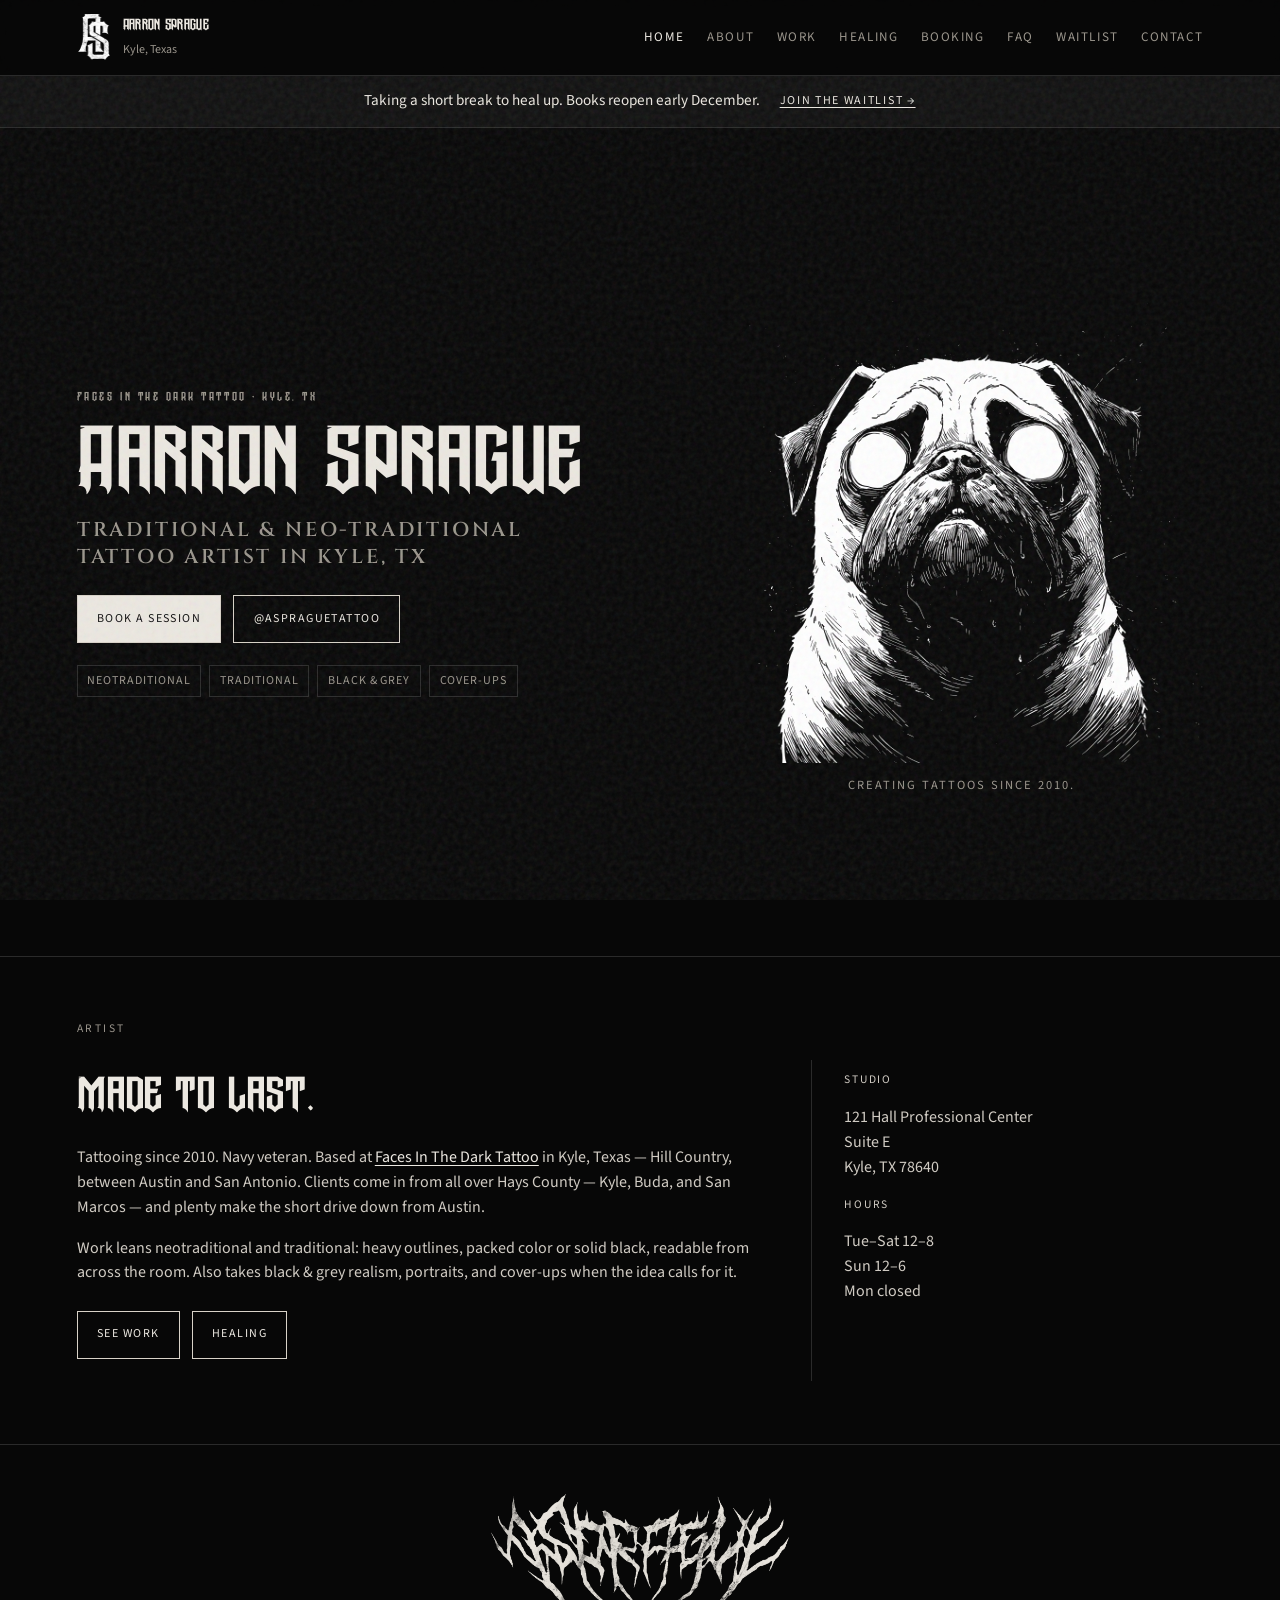
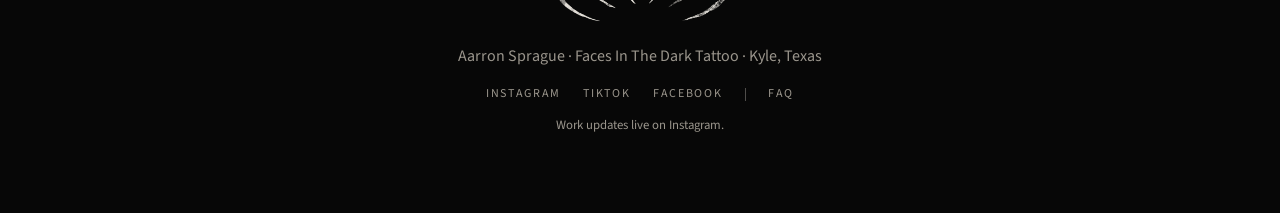
<file: index.html>
<!DOCTYPE html>
<html lang="en">
<head>
  <meta charset="UTF-8" />
  <meta name="google-site-verification" content="Is_II3uOBXN9x7-PhrpJrSaSHTAty8ymrMFr_ryVt1o" />
  <meta name="viewport" content="width=device-width, initial-scale=1" />
  <title>Kyle, TX Tattoo Artist | Traditional &amp; Neo-Trad | Aarron Sprague</title>
  <meta name="description" content="Bold traditional &amp; neo-traditional tattoos by Aarron Sprague at Faces In The Dark Tattoo in Kyle, TX. Near Austin, Buda &amp; San Marcos. Book today." />
  <link rel="canonical" href="https://aspraguetattoos.com/" />
  <meta property="og:type" content="website" />
  <meta property="og:site_name" content="Aarron Sprague Tattoo" />
  <meta property="og:title" content="Kyle, TX Tattoo Artist | Traditional &amp; Neo-Trad | Aarron Sprague" />
  <meta property="og:description" content="Bold traditional &amp; neo-traditional tattoos by Aarron Sprague at Faces In The Dark Tattoo in Kyle, TX. Near Austin, Buda &amp; San Marcos. Book today." />
  <meta property="og:url" content="https://aspraguetattoos.com/" />
  <meta property="og:image" content="https://aspraguetattoos.com/assets/og-image.jpg" />
  <meta property="og:image:width" content="1200" />
  <meta property="og:image:height" content="630" />
  <meta property="og:image:alt" content="Aarron Sprague, traditional &amp; neo-traditional tattoos at Faces In The Dark Tattoo, Kyle TX, with his black and white pug mascot" />
  <meta name="twitter:card" content="summary_large_image" />
  <meta name="twitter:title" content="Kyle, TX Tattoo Artist | Traditional &amp; Neo-Trad | Aarron Sprague" />
  <meta name="twitter:description" content="Bold traditional &amp; neo-traditional tattoos by Aarron Sprague at Faces In The Dark Tattoo in Kyle, TX. Near Austin, Buda &amp; San Marcos. Book today." />
  <meta name="twitter:image" content="https://aspraguetattoos.com/assets/og-image.jpg" />
  <link rel="icon" href="assets/pug-mascot.png" type="image/png" />
  <link rel="preconnect" href="https://fonts.googleapis.com" />
  <link rel="preconnect" href="https://fonts.gstatic.com" crossorigin />
  <link href="https://fonts.googleapis.com/css2?family=Cinzel:wght@400;600;700&family=Source+Sans+3:ital,wght@0,400;0,500;0,600;1,400&display=swap" rel="stylesheet" />
  <link rel="stylesheet" href="styles.css?v=10" />
  <script type="application/ld+json">
  {
    "@context": "https://schema.org",
    "@type": "TattooParlor",
    "name": "Faces In The Dark Tattoo",
    "url": "https://aspraguetattoos.com/",
    "image": "https://aspraguetattoos.com/assets/og-image.jpg",
    "telephone": "(512) 504-9988",
    "address": {
      "@type": "PostalAddress",
      "streetAddress": "121 Hall Professional Center, Suite E",
      "addressLocality": "Kyle",
      "addressRegion": "TX",
      "postalCode": "78640",
      "addressCountry": "US"
    },
    "hasMap": "https://maps.google.com/?q=121+Hall+Professional+Center+E+Kyle+TX+78640",
    "openingHoursSpecification": [
      {
        "@type": "OpeningHoursSpecification",
        "dayOfWeek": ["Tuesday", "Wednesday", "Thursday", "Friday", "Saturday"],
        "opens": "12:00",
        "closes": "20:00"
      },
      {
        "@type": "OpeningHoursSpecification",
        "dayOfWeek": "Sunday",
        "opens": "12:00",
        "closes": "18:00"
      }
    ],
    "employee": {
      "@type": "Person",
      "name": "Aarron Sprague",
      "jobTitle": "Tattoo Artist",
      "url": "https://aspraguetattoos.com/"
    },
    "sameAs": [
      "https://www.instagram.com/aspraguetattoo/",
      "https://www.tiktok.com/@aspraguetattoos",
      "https://www.facebook.com/aspraguetattoo/"
    ]
  }
  </script>
</head>
<body>
  <div class="grain" aria-hidden="true"></div>

  <header class="site-header">
    <a class="brand" href="index.html">
      <picture><source srcset="assets/as-mark.webp?v=2" type="image/webp" /><img src="assets/as-mark.png?v=2" alt="" class="brand-mark" width="34" height="46" /></picture>
      <span>
        <strong>Aarron Sprague</strong>
        <em>Kyle, Texas</em>
      </span>
    </a>
    <button class="nav-toggle" type="button" aria-expanded="false" aria-controls="site-nav" aria-label="Open menu">
      <span></span><span></span>
    </button>
    <nav id="site-nav" class="site-nav">
      <a href="index.html" aria-current="page">Home</a>
      <a href="about.html">About</a>
      <a href="work.html">Work</a>
      <a href="healing.html">Healing</a>
      <a href="booking.html">Booking</a>
      <a href="faq.html">FAQ</a>
      <a href="waitlist.html">Waitlist</a>
      <a href="contact.html">Contact</a>
    </nav>
  </header>

  <main>
    <div class="notice-banner" role="note">
      <p>Taking a short break to heal up. Books reopen early December.</p>
      <a href="waitlist.html">Join the waitlist &rarr;</a>
    </div>
    <section class="hero">
      <div class="hero-copy">
        <p class="eyebrow">Faces In The Dark Tattoo · Kyle, TX</p>
        <h1 class="hero-title">
          <span class="hero-name">Aarron Sprague</span><span class="visually-hidden">: </span>
          <span class="hero-sub">Traditional &amp; Neo-Traditional Tattoo Artist in Kyle, TX</span>
        </h1>
        <div class="hero-actions">
          <a class="btn btn-solid" href="booking.html">Book a session</a>
          <a class="btn btn-ghost" href="https://www.instagram.com/aspraguetattoo/" target="_blank" rel="noopener">@aspraguetattoo</a>
        </div>
        <ul class="tags">
          <li>Neotraditional</li>
          <li>Traditional</li>
          <li>Black &amp; Grey</li>
          <li>Cover-ups</li>
        </ul>
      </div>
      <figure class="hero-mascot">
        <img src="assets/pug-mascot.png" alt="Black and white Junji Ito style pug mascot with blank staring eyes" />
        <figcaption>Creating Tattoos since 2010.</figcaption>
      </figure>
    </section>

    <section class="about band">
      <div class="band-label">Artist</div>
      <div class="about-grid">
        <div>
          <h2>Made to last.</h2>
          <p>
            Tattooing since 2010. Navy veteran. Based at
            <a href="https://www.facesinthedarktattoo.com/" target="_blank" rel="noopener">Faces In The Dark Tattoo</a>
            in Kyle, Texas — Hill Country, between Austin and San Antonio.
            Clients come in from all over Hays County — Kyle, Buda, and San Marcos — and plenty make the
            short drive down from Austin.
          </p>
          <p>
            Work leans neotraditional and traditional: heavy outlines, packed color or solid black,
            readable from across the room. Also takes black &amp; grey realism, portraits, and cover-ups
            when the idea calls for it.
          </p>
          <div class="hero-actions">
            <a class="btn btn-ghost" href="work.html">See work</a>
            <a class="btn btn-ghost" href="healing.html">Healing</a>
          </div>
        </div>
        <aside class="about-aside">
          <p class="aside-kicker">Studio</p>
          <p>121 Hall Professional Center<br />Suite E<br />Kyle, TX 78640</p>
          <p class="aside-kicker">Hours</p>
          <p>Tue–Sat 12–8<br />Sun 12–6<br />Mon closed</p>
        </aside>
      </div>
    </section>
  </main>

  <footer class="site-footer">
    <picture class="footer-logo">
      <source srcset="assets/footer-logo.webp" type="image/webp" />
      <img src="assets/footer-logo.png" alt="Aarron Sprague Tattoo" width="300" height="129" loading="lazy" decoding="async" />
    </picture>
    <p>Aarron Sprague · Faces In The Dark Tattoo · Kyle, Texas</p>
    <p class="footer-social">
      <a href="https://www.instagram.com/aspraguetattoo/" target="_blank" rel="noopener">Instagram</a>
      <a href="https://www.tiktok.com/@aspraguetattoos" target="_blank" rel="noopener">TikTok</a>
      <a href="https://www.facebook.com/aspraguetattoo/" target="_blank" rel="noopener">Facebook</a>
      <span class="footer-sep" aria-hidden="true"></span>
      <a href="faq.html">FAQ</a>
    </p>
    <p class="fine">Work updates live on Instagram.</p>
  </footer>

  <script src="nav.js"></script>
</body>
</html>
</file>
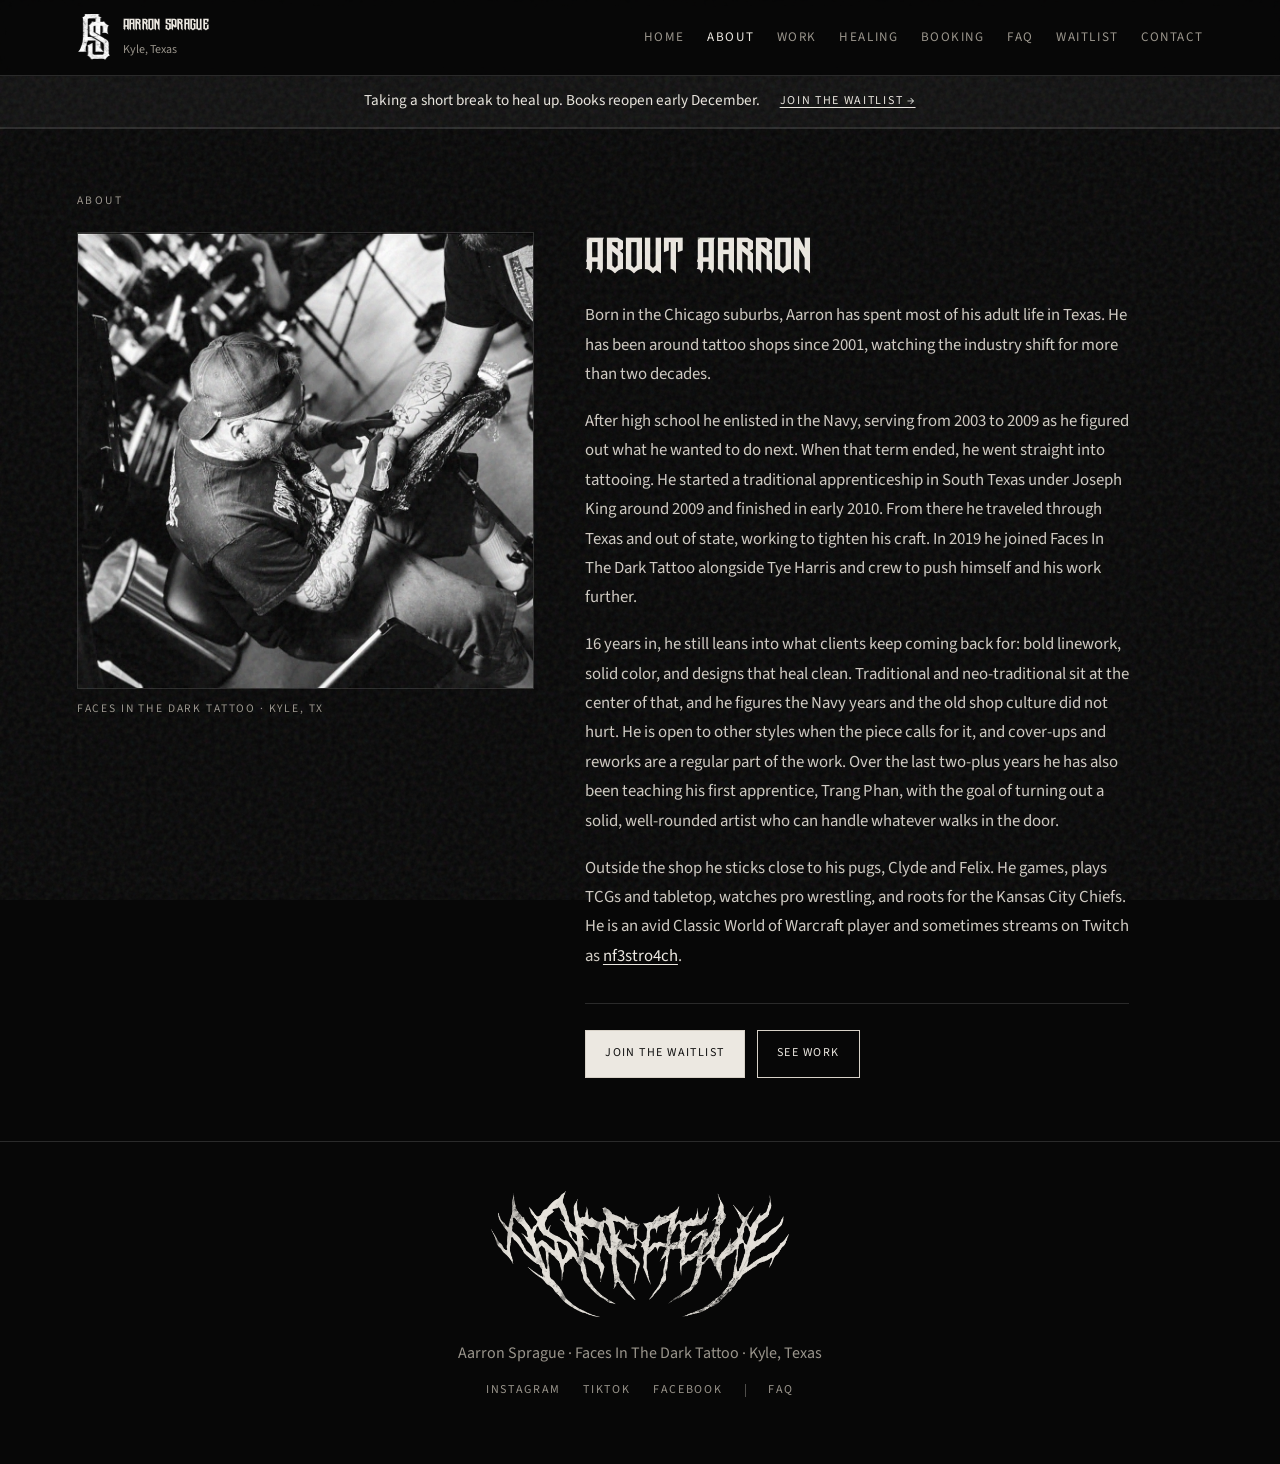
<file: about.html>
<!DOCTYPE html>
<html lang="en">
<head>
  <meta charset="UTF-8" />
  <meta name="viewport" content="width=device-width, initial-scale=1" />
  <title>About Aarron Sprague | Tattoo Artist at Faces In The Dark, Kyle TX</title>
  <meta name="description" content="Meet Aarron Sprague: Navy veteran, 16 years tattooing, and traditional &amp; neo-traditional artist at Faces In The Dark Tattoo in Kyle, TX." />
  <link rel="canonical" href="https://aspraguetattoos.com/about.html" />
  <meta property="og:type" content="website" />
  <meta property="og:site_name" content="Aarron Sprague Tattoo" />
  <meta property="og:title" content="About Aarron Sprague | Tattoo Artist at Faces In The Dark, Kyle TX" />
  <meta property="og:description" content="Meet Aarron Sprague: Navy veteran, 16 years tattooing, and traditional &amp; neo-traditional artist at Faces In The Dark Tattoo in Kyle, TX." />
  <meta property="og:url" content="https://aspraguetattoos.com/about.html" />
  <meta property="og:image" content="https://aspraguetattoos.com/assets/og-image.jpg" />
  <meta property="og:image:width" content="1200" />
  <meta property="og:image:height" content="630" />
  <meta property="og:image:alt" content="Aarron Sprague, traditional &amp; neo-traditional tattoos at Faces In The Dark Tattoo, Kyle TX, with his black and white pug mascot" />
  <meta name="twitter:card" content="summary_large_image" />
  <meta name="twitter:title" content="About Aarron Sprague | Tattoo Artist at Faces In The Dark, Kyle TX" />
  <meta name="twitter:description" content="Meet Aarron Sprague: Navy veteran, 16 years tattooing, and traditional &amp; neo-traditional artist at Faces In The Dark Tattoo in Kyle, TX." />
  <meta name="twitter:image" content="https://aspraguetattoos.com/assets/og-image.jpg" />
  <link rel="icon" href="assets/pug-mascot.png" type="image/png" />
  <link rel="preconnect" href="https://fonts.googleapis.com" />
  <link rel="preconnect" href="https://fonts.gstatic.com" crossorigin />
  <link href="https://fonts.googleapis.com/css2?family=Cinzel:wght@400;600;700&family=Source+Sans+3:ital,wght@0,400;0,500;0,600;1,400&display=swap" rel="stylesheet" />
  <link rel="stylesheet" href="styles.css?v=10" />
</head>
<body>
  <div class="grain" aria-hidden="true"></div>

  <header class="site-header">
    <a class="brand" href="index.html">
      <picture><source srcset="assets/as-mark.webp?v=2" type="image/webp" /><img src="assets/as-mark.png?v=2" alt="" class="brand-mark" width="34" height="46" /></picture>
      <span>
        <strong>Aarron Sprague</strong>
        <em>Kyle, Texas</em>
      </span>
    </a>
    <button class="nav-toggle" type="button" aria-expanded="false" aria-controls="site-nav" aria-label="Open menu">
      <span></span><span></span>
    </button>
    <nav id="site-nav" class="site-nav">
      <a href="index.html">Home</a>
      <a href="about.html" aria-current="page">About</a>
      <a href="work.html">Work</a>
      <a href="healing.html">Healing</a>
      <a href="booking.html">Booking</a>
      <a href="faq.html">FAQ</a>
      <a href="waitlist.html">Waitlist</a>
      <a href="contact.html">Contact</a>
    </nav>
  </header>

  <main class="page-main">
    <div class="notice-banner" role="note">
      <p>Taking a short break to heal up. Books reopen early December.</p>
      <a href="waitlist.html">Join the waitlist &rarr;</a>
    </div>
    <section class="about-page band">
      <div class="band-label">About</div>
      <div class="about-page-grid">
        <figure class="about-photo">
          <img src="assets/about-aarron.jpg" alt="Aarron Sprague tattooing at Faces In The Dark Tattoo in Kyle, TX" width="960" height="960" decoding="async" />
          <figcaption>Faces In The Dark Tattoo · Kyle, TX</figcaption>
        </figure>

        <div class="about-copy">
          <h1 class="page-title">About Aarron</h1>
          <p>Born in the Chicago suburbs, Aarron has spent most of his adult life in Texas. He has been around tattoo shops since 2001, watching the industry shift for more than two decades.</p>
          <p>After high school he enlisted in the Navy, serving from 2003 to 2009 as he figured out what he wanted to do next. When that term ended, he went straight into tattooing. He started a traditional apprenticeship in South Texas under Joseph King around 2009 and finished in early 2010. From there he traveled through Texas and out of state, working to tighten his craft. In 2019 he joined Faces In The Dark Tattoo alongside Tye Harris and crew to push himself and his work further.</p>
          <p>16 years in, he still leans into what clients keep coming back for: bold linework, solid color, and designs that heal clean. Traditional and neo-traditional sit at the center of that, and he figures the Navy years and the old shop culture did not hurt. He is open to other styles when the piece calls for it, and cover-ups and reworks are a regular part of the work. Over the last two-plus years he has also been teaching his first apprentice, Trang Phan, with the goal of turning out a solid, well-rounded artist who can handle whatever walks in the door.</p>
          <p>Outside the shop he sticks close to his pugs, Clyde and Felix. He games, plays TCGs and tabletop, watches pro wrestling, and roots for the Kansas City Chiefs. He is an avid Classic World of Warcraft player and sometimes streams on Twitch as <a href="https://www.twitch.tv/nf3stro4ch" target="_blank" rel="noopener">nf3stro4ch</a>.</p>

          <div class="hero-actions about-cta">
            <a class="btn btn-solid" href="waitlist.html">Join the waitlist</a>
            <a class="btn btn-ghost" href="work.html">See work</a>
          </div>
        </div>
      </div>
    </section>
  </main>

  <footer class="site-footer">
    <picture class="footer-logo">
      <source srcset="assets/footer-logo.webp" type="image/webp" />
      <img src="assets/footer-logo.png" alt="Aarron Sprague Tattoo" width="300" height="129" loading="lazy" decoding="async" />
    </picture>
    <p>Aarron Sprague · Faces In The Dark Tattoo · Kyle, Texas</p>
    <p class="footer-social">
      <a href="https://www.instagram.com/aspraguetattoo/" target="_blank" rel="noopener">Instagram</a>
      <a href="https://www.tiktok.com/@aspraguetattoos" target="_blank" rel="noopener">TikTok</a>
      <a href="https://www.facebook.com/aspraguetattoo/" target="_blank" rel="noopener">Facebook</a>
      <span class="footer-sep" aria-hidden="true"></span>
      <a href="faq.html">FAQ</a>
    </p>
  </footer>

  <script src="nav.js"></script>
</body>
</html>
</file>
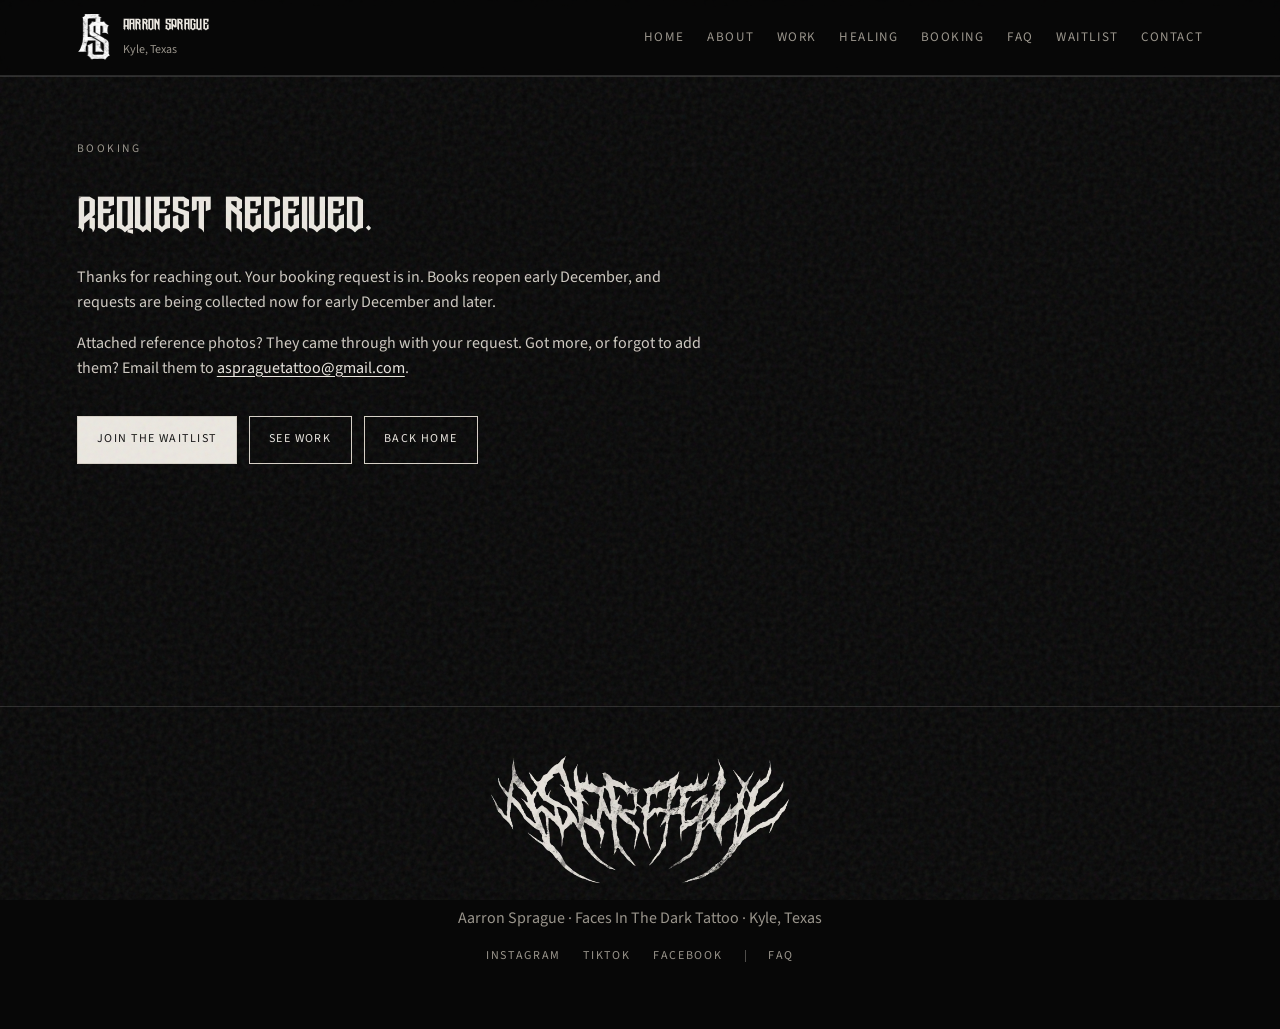
<file: booking-thanks.html>
<!DOCTYPE html>
<html lang="en">
<head>
  <meta charset="UTF-8" />
  <meta name="viewport" content="width=device-width, initial-scale=1" />
  <title>Request Received | Booking | Aarron Sprague</title>
  <meta name="description" content="Thanks for sending a booking request to Aarron Sprague at Faces In The Dark Tattoo in Kyle, TX." />
  <meta name="robots" content="noindex" />
  <link rel="canonical" href="https://aspraguetattoos.com/booking-thanks.html" />
  <meta property="og:type" content="website" />
  <meta property="og:site_name" content="Aarron Sprague Tattoo" />
  <meta property="og:title" content="Request Received | Booking | Aarron Sprague" />
  <meta property="og:description" content="Thanks for sending a booking request to Aarron Sprague at Faces In The Dark Tattoo in Kyle, TX." />
  <meta property="og:url" content="https://aspraguetattoos.com/booking-thanks.html" />
  <meta property="og:image" content="https://aspraguetattoos.com/assets/og-image.jpg" />
  <meta property="og:image:width" content="1200" />
  <meta property="og:image:height" content="630" />
  <meta property="og:image:alt" content="Aarron Sprague, traditional &amp; neo-traditional tattoos at Faces In The Dark Tattoo, Kyle TX, with his black and white pug mascot" />
  <meta name="twitter:card" content="summary_large_image" />
  <meta name="twitter:title" content="Request Received | Booking | Aarron Sprague" />
  <meta name="twitter:description" content="Thanks for sending a booking request to Aarron Sprague at Faces In The Dark Tattoo in Kyle, TX." />
  <meta name="twitter:image" content="https://aspraguetattoos.com/assets/og-image.jpg" />
  <link rel="icon" href="assets/pug-mascot.png" type="image/png" />
  <link rel="preconnect" href="https://fonts.googleapis.com" />
  <link rel="preconnect" href="https://fonts.gstatic.com" crossorigin />
  <link href="https://fonts.googleapis.com/css2?family=Cinzel:wght@400;600;700&family=Source+Sans+3:ital,wght@0,400;0,500;0,600;1,400&display=swap" rel="stylesheet" />
  <link rel="stylesheet" href="styles.css?v=10" />
</head>
<body>
  <div class="grain" aria-hidden="true"></div>

  <header class="site-header">
    <a class="brand" href="index.html">
      <picture><source srcset="assets/as-mark.webp?v=2" type="image/webp" /><img src="assets/as-mark.png?v=2" alt="" class="brand-mark" width="34" height="46" /></picture>
      <span>
        <strong>Aarron Sprague</strong>
        <em>Kyle, Texas</em>
      </span>
    </a>
    <button class="nav-toggle" type="button" aria-expanded="false" aria-controls="site-nav" aria-label="Open menu">
      <span></span><span></span>
    </button>
    <nav id="site-nav" class="site-nav">
      <a href="index.html">Home</a>
      <a href="about.html">About</a>
      <a href="work.html">Work</a>
      <a href="healing.html">Healing</a>
      <a href="booking.html">Booking</a>
      <a href="faq.html">FAQ</a>
      <a href="waitlist.html">Waitlist</a>
      <a href="contact.html">Contact</a>
    </nav>
  </header>

  <main class="page-main">
    <section class="band">
      <div class="band-label">Booking</div>
      <div class="section-head">
        <h2>Request received.</h2>
        <p>
          Thanks for reaching out. Your booking request is in.
          Books reopen early December, and requests are being collected now for early December and later.
        </p>
        <p>
          Attached reference photos? They came through with your request. Got more, or forgot to add them? Email them to
          <a href="mailto:aspraguetattoo@gmail.com?subject=Booking%20references">aspraguetattoo@gmail.com</a>.
        </p>
      </div>
      <div class="hero-actions">
        <a class="btn btn-solid" href="waitlist.html">Join the waitlist</a>
        <a class="btn btn-ghost" href="work.html">See work</a>
        <a class="btn btn-ghost" href="index.html">Back home</a>
      </div>
    </section>
  </main>

  <footer class="site-footer">
    <picture class="footer-logo">
      <source srcset="assets/footer-logo.webp" type="image/webp" />
      <img src="assets/footer-logo.png" alt="Aarron Sprague Tattoo" width="300" height="129" loading="lazy" decoding="async" />
    </picture>
    <p>Aarron Sprague · Faces In The Dark Tattoo · Kyle, Texas</p>
    <p class="footer-social">
      <a href="https://www.instagram.com/aspraguetattoo/" target="_blank" rel="noopener">Instagram</a>
      <a href="https://www.tiktok.com/@aspraguetattoos" target="_blank" rel="noopener">TikTok</a>
      <a href="https://www.facebook.com/aspraguetattoo/" target="_blank" rel="noopener">Facebook</a>
      <span class="footer-sep" aria-hidden="true"></span>
      <a href="faq.html">FAQ</a>
    </p>
  </footer>

  <script src="nav.js"></script>
</body>
</html>
</file>
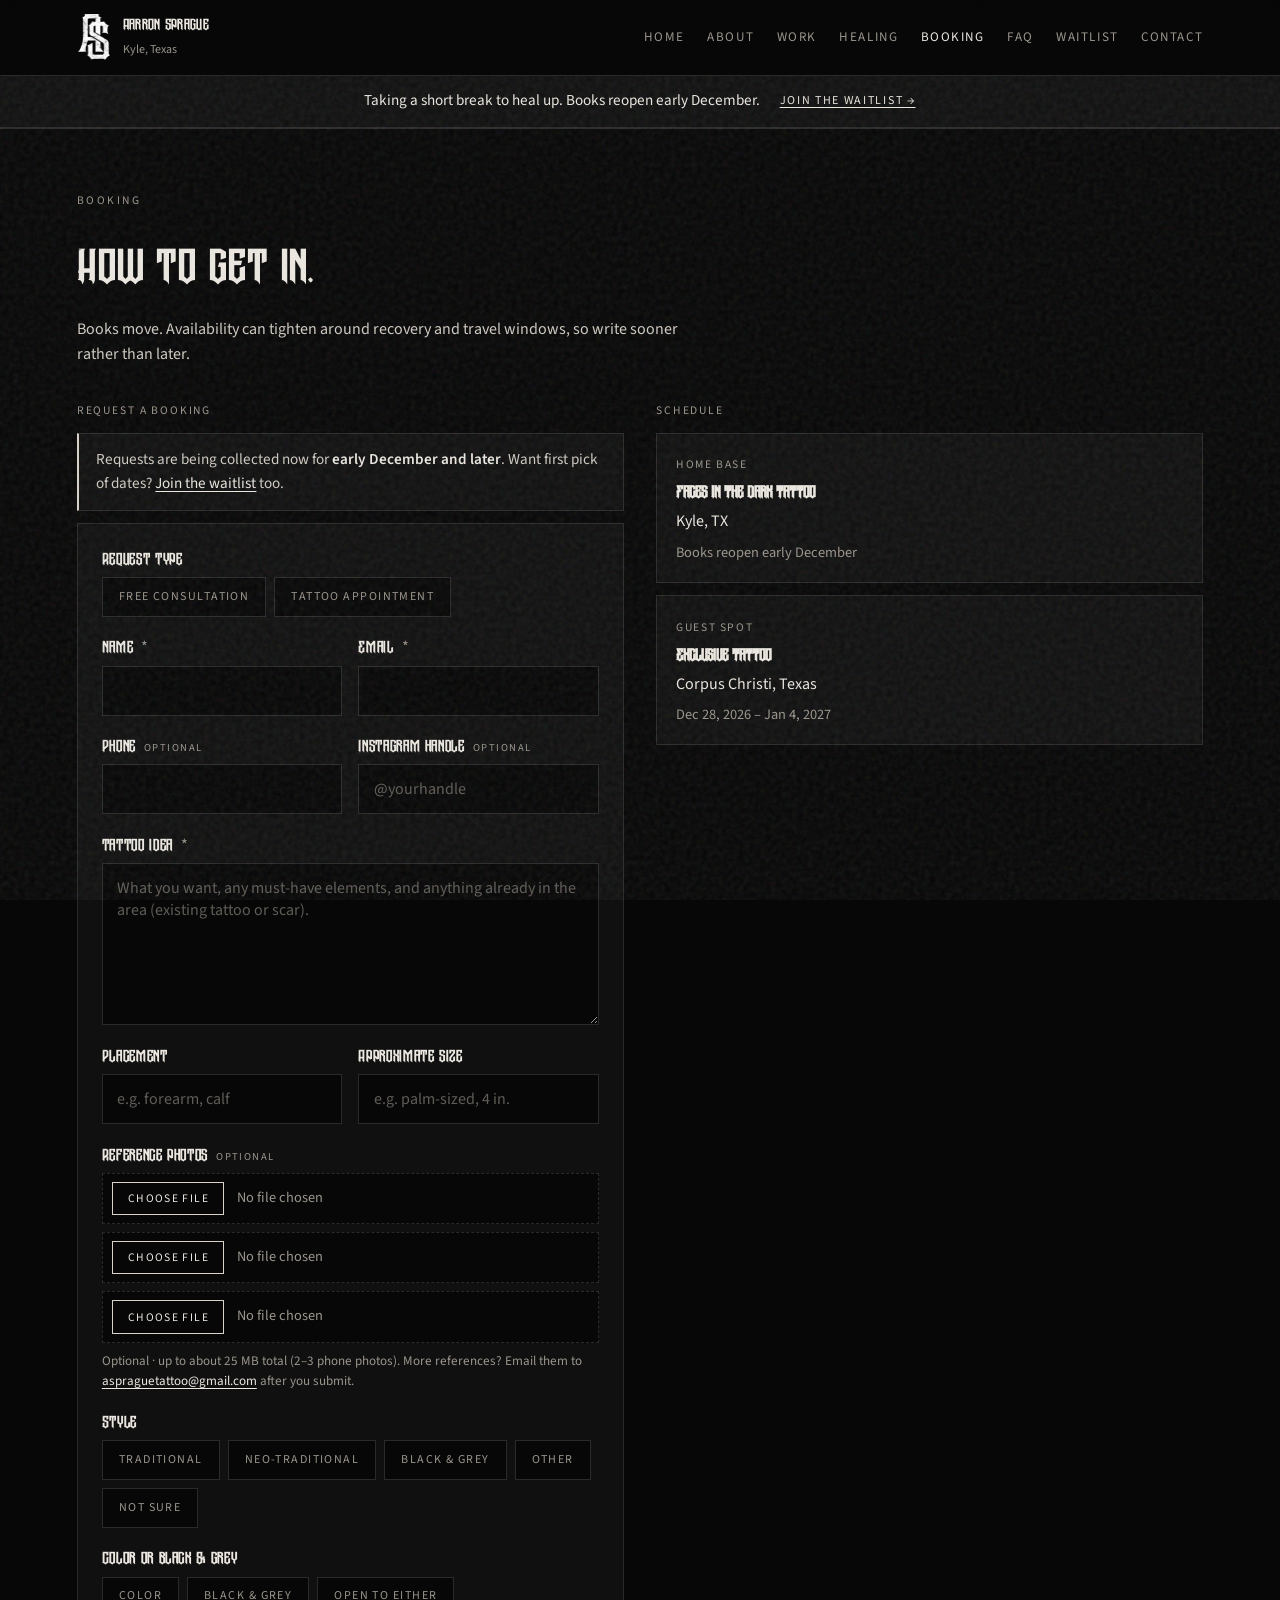
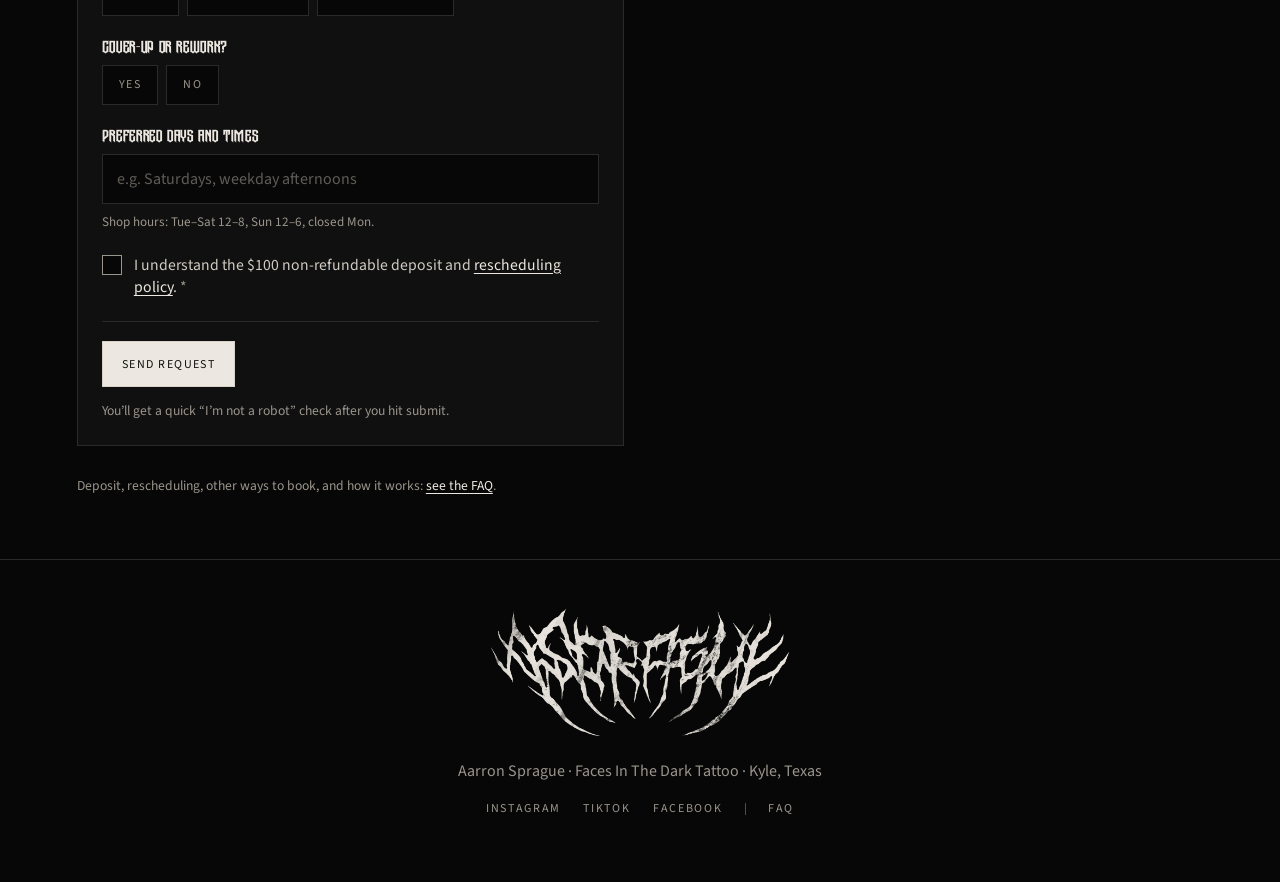
<file: booking.html>
<!DOCTYPE html>
<html lang="en">
<head>
  <meta charset="UTF-8" />
  <meta name="viewport" content="width=device-width, initial-scale=1" />
  <title>Book a Tattoo in Kyle, TX | Booking &amp; Consults | Aarron Sprague</title>
  <meta name="description" content="Request a free consult or tattoo appointment with Aarron Sprague at Faces In The Dark Tattoo in Kyle, TX. Books reopen early December." />
  <link rel="canonical" href="https://aspraguetattoos.com/booking.html" />
  <meta property="og:type" content="website" />
  <meta property="og:site_name" content="Aarron Sprague Tattoo" />
  <meta property="og:title" content="Book a Tattoo in Kyle, TX | Booking &amp; Consults | Aarron Sprague" />
  <meta property="og:description" content="Request a free consult or tattoo appointment with Aarron Sprague at Faces In The Dark Tattoo in Kyle, TX. Books reopen early December." />
  <meta property="og:url" content="https://aspraguetattoos.com/booking.html" />
  <meta property="og:image" content="https://aspraguetattoos.com/assets/og-image.jpg" />
  <meta property="og:image:width" content="1200" />
  <meta property="og:image:height" content="630" />
  <meta property="og:image:alt" content="Aarron Sprague, traditional &amp; neo-traditional tattoos at Faces In The Dark Tattoo, Kyle TX, with his black and white pug mascot" />
  <meta name="twitter:card" content="summary_large_image" />
  <meta name="twitter:title" content="Book a Tattoo in Kyle, TX | Booking &amp; Consults | Aarron Sprague" />
  <meta name="twitter:description" content="Request a free consult or tattoo appointment with Aarron Sprague at Faces In The Dark Tattoo in Kyle, TX. Books reopen early December." />
  <meta name="twitter:image" content="https://aspraguetattoos.com/assets/og-image.jpg" />
  <link rel="icon" href="assets/pug-mascot.png" type="image/png" />
  <link rel="preconnect" href="https://fonts.googleapis.com" />
  <link rel="preconnect" href="https://fonts.gstatic.com" crossorigin />
  <link href="https://fonts.googleapis.com/css2?family=Cinzel:wght@400;600;700&family=Source+Sans+3:ital,wght@0,400;0,500;0,600;1,400&display=swap" rel="stylesheet" />
  <link rel="stylesheet" href="styles.css?v=10" />
</head>
<body>
  <div class="grain" aria-hidden="true"></div>

  <header class="site-header">
    <a class="brand" href="index.html">
      <picture><source srcset="assets/as-mark.webp?v=2" type="image/webp" /><img src="assets/as-mark.png?v=2" alt="" class="brand-mark" width="34" height="46" /></picture>
      <span>
        <strong>Aarron Sprague</strong>
        <em>Kyle, Texas</em>
      </span>
    </a>
    <button class="nav-toggle" type="button" aria-expanded="false" aria-controls="site-nav" aria-label="Open menu">
      <span></span><span></span>
    </button>
    <nav id="site-nav" class="site-nav">
      <a href="index.html">Home</a>
      <a href="about.html">About</a>
      <a href="work.html">Work</a>
      <a href="healing.html">Healing</a>
      <a href="booking.html" aria-current="page">Booking</a>
      <a href="faq.html">FAQ</a>
      <a href="waitlist.html">Waitlist</a>
      <a href="contact.html">Contact</a>
    </nav>
  </header>

  <main class="page-main">
    <div class="notice-banner" role="note">
      <p>Taking a short break to heal up. Books reopen early December.</p>
      <a href="waitlist.html">Join the waitlist &rarr;</a>
    </div>
    <section class="book band">
      <div class="band-label">Booking</div>
      <div class="section-head">
        <h2>How to get in.</h2>
        <p>
          Books move. Availability can tighten around recovery and travel windows, so write sooner rather than later.
          <!-- Walk-in line hidden while books are closed. Restore when books reopen:
          Walk-ins are possible if Aarron is at the shop and the day allows it — do not count on that for a large custom piece.
          -->
        </p>
      </div>

      <div class="book-layout">
        <div class="form-col" id="request">
          <p class="aside-kicker">Request a booking</p>
          <p class="form-callout">
            Requests are being collected now for <strong>early December and later</strong>.
            Want first pick of dates? <a href="waitlist.html">Join the waitlist</a> too.
          </p>
          <form class="waitlist-form booking-form" action="https://forminit.com/f/5znqfpinwky" data-thanks="https://aspraguetattoos.com/booking-thanks.html" method="POST" enctype="multipart/form-data">
            <input type="hidden" name="fi-text-form_type" value="BOOKING" />
            <input type="hidden" name="fi-text-subject" value="New BOOKING request" />
            <input type="hidden" name="_gotcha" value="" style="display:none !important" />

            <fieldset class="field choice-group">
              <legend>Request type</legend>
              <div class="pill-row">
                <label class="pill"><input type="radio" name="fi-radio-request_type" value="Free consultation" /><span>Free consultation</span></label>
                <label class="pill"><input type="radio" name="fi-radio-request_type" value="Tattoo appointment" /><span>Tattoo appointment</span></label>
              </div>
            </fieldset>

            <div class="field-row">
              <div class="field">
                <label for="bk-name">Name <span class="req">*</span></label>
                <input id="bk-name" type="text" name="fi-text-name" autocomplete="name" required />
              </div>
              <div class="field">
                <label for="bk-email">Email <span class="req">*</span></label>
                <input id="bk-email" type="email" name="fi-sender-email" autocomplete="email" required />
              </div>
            </div>

            <div class="field-row">
              <div class="field">
                <label for="bk-phone">Phone <span class="opt">optional</span></label>
                <input id="bk-phone" type="tel" name="fi-text-phone" autocomplete="tel" />
              </div>
              <div class="field">
                <label for="bk-ig">Instagram handle <span class="opt">optional</span></label>
                <input id="bk-ig" type="text" name="fi-text-instagram" placeholder="@yourhandle" autocapitalize="off" />
              </div>
            </div>

            <div class="field">
              <label for="bk-idea">Tattoo idea <span class="req">*</span></label>
              <textarea id="bk-idea" name="fi-text-tattoo_idea" rows="6" required placeholder="What you want, any must-have elements, and anything already in the area (existing tattoo or scar)."></textarea>
            </div>

            <div class="field-row">
              <div class="field">
                <label for="bk-placement">Placement</label>
                <input id="bk-placement" type="text" name="fi-text-placement" placeholder="e.g. forearm, calf" />
              </div>
              <div class="field">
                <label for="bk-size">Approximate size</label>
                <input id="bk-size" type="text" name="fi-text-approx_size" placeholder="e.g. palm-sized, 4 in." />
              </div>
            </div>

            <fieldset class="field file-group" data-max-mb="25">
              <legend>Reference photos <span class="opt">optional</span></legend>
              <div class="file-stack">
                <input id="bk-ref-1" type="file" name="fi-file-reference_1" accept="image/*" aria-label="Reference photo 1" aria-describedby="bk-ref-hint" />
                <input id="bk-ref-2" type="file" name="fi-file-reference_2" accept="image/*" aria-label="Reference photo 2" aria-describedby="bk-ref-hint" />
                <input id="bk-ref-3" type="file" name="fi-file-reference_3" accept="image/*" aria-label="Reference photo 3" aria-describedby="bk-ref-hint" />
              </div>
              <span class="field-hint" id="bk-ref-hint">Optional &middot; up to about 25 MB total (2&ndash;3 phone photos). More references? Email them to <a href="mailto:aspraguetattoo@gmail.com?subject=Booking%20references">aspraguetattoo@gmail.com</a> after you submit.</span>
              <p class="file-warn" role="status" aria-live="polite" hidden></p>
              <button class="file-clear" type="button" hidden>Clear photos</button>
            </fieldset>

            <fieldset class="field choice-group style-group">
              <legend>Style</legend>
              <div class="pill-row">
                <label class="pill"><input type="radio" name="fi-radio-style" value="Traditional" /><span>Traditional</span></label>
                <label class="pill"><input type="radio" name="fi-radio-style" value="Neo-Traditional" /><span>Neo-Traditional</span></label>
                <label class="pill"><input type="radio" name="fi-radio-style" value="Black &amp; Grey" /><span>Black &amp; Grey</span></label>
                <label class="pill"><input type="radio" name="fi-radio-style" value="Other" id="bk-style-other" /><span>Other</span></label>
                <label class="pill"><input type="radio" name="fi-radio-style" value="Not sure" /><span>Not sure</span></label>
              </div>
              <div class="field other-style">
                <label for="bk-other-style">Other style <span class="opt">optional</span></label>
                <input id="bk-other-style" type="text" name="fi-text-other_style" placeholder="e.g. blackwork, realism, script" />
              </div>
            </fieldset>

            <fieldset class="field choice-group">
              <legend>Color or black &amp; grey</legend>
              <div class="pill-row">
                <label class="pill"><input type="radio" name="fi-radio-color_preference" value="Color" /><span>Color</span></label>
                <label class="pill"><input type="radio" name="fi-radio-color_preference" value="Black &amp; Grey" /><span>Black &amp; Grey</span></label>
                <label class="pill"><input type="radio" name="fi-radio-color_preference" value="Open to either" /><span>Open to either</span></label>
              </div>
            </fieldset>

            <fieldset class="field choice-group">
              <legend>Cover-up or rework?</legend>
              <div class="pill-row">
                <label class="pill"><input type="radio" name="fi-radio-cover_up_or_rework" value="Yes" /><span>Yes</span></label>
                <label class="pill"><input type="radio" name="fi-radio-cover_up_or_rework" value="No" /><span>No</span></label>
              </div>
            </fieldset>

            <div class="field">
              <label for="bk-days">Preferred days and times</label>
              <input id="bk-days" type="text" name="fi-text-preferred_days_times" placeholder="e.g. Saturdays, weekday afternoons" aria-describedby="bk-days-hint" />
              <span class="field-hint" id="bk-days-hint">Shop hours: Tue&ndash;Sat 12&ndash;8, Sun 12&ndash;6, closed Mon.</span>
            </div>

            <label class="check" for="bk-policy">
              <input id="bk-policy" type="checkbox" name="fi-checkbox-deposit_policy_ack" value="Yes, I understand the $100 non-refundable deposit and rescheduling policy." required />
              <span>I understand the $100 non-refundable deposit and <a href="faq.html#policies" target="_blank" rel="noopener">rescheduling policy</a>.&nbsp;<span class="req">*</span></span>
            </label>

            <div class="form-actions">
              <button class="btn btn-solid" type="submit">Send request</button>
              <p class="form-note">You&rsquo;ll get a quick &ldquo;I&rsquo;m not a robot&rdquo; check after you hit submit.</p>
            </div>
          </form>
          <p class="form-note form-faq-link">Deposit, rescheduling, other ways to book, and how it works: <a href="faq.html#how-booking-works">see the FAQ</a>.</p>
        </div>

        <div class="book-cards schedule" id="schedule">
          <p class="aside-kicker">Schedule</p>
          <div class="book-card">
            <span class="work-meta">Home base</span>
            <strong>Faces In The Dark Tattoo</strong>
            <span>Kyle, TX</span>
            <span class="card-hours">Books reopen early December</span>
          </div>
          <div class="book-card">
            <span class="work-meta">Guest spot</span>
            <strong>Exclusive Tattoo</strong>
            <span>Corpus Christi, Texas</span>
            <span class="card-hours"><time datetime="2026-12-28">Dec 28, 2026 &ndash; Jan 4, 2027</time></span>
          </div>
        </div>
      </div>
    </section>

  </main>

  <footer class="site-footer">
    <picture class="footer-logo">
      <source srcset="assets/footer-logo.webp" type="image/webp" />
      <img src="assets/footer-logo.png" alt="Aarron Sprague Tattoo" width="300" height="129" loading="lazy" decoding="async" />
    </picture>
    <p>Aarron Sprague · Faces In The Dark Tattoo · Kyle, Texas</p>
    <p class="footer-social">
      <a href="https://www.instagram.com/aspraguetattoo/" target="_blank" rel="noopener">Instagram</a>
      <a href="https://www.tiktok.com/@aspraguetattoos" target="_blank" rel="noopener">TikTok</a>
      <a href="https://www.facebook.com/aspraguetattoo/" target="_blank" rel="noopener">Facebook</a>
      <span class="footer-sep" aria-hidden="true"></span>
      <a href="faq.html">FAQ</a>
    </p>
  </footer>

  <script>
    // Show the "Other style" box only when Other is picked (CSS :has does this too; this covers older browsers
    // and keeps the empty box out of the email when it's hidden).
    (function () {
      var group = document.querySelector(".style-group");
      var other = document.getElementById("bk-style-other");
      var box = document.getElementById("bk-other-style");
      if (!group || !other || !box) return;
      function sync() {
        group.classList.toggle("show-other", other.checked);
        box.disabled = !other.checked;
      }
      group.addEventListener("change", sync);
      sync();
    })();
  </script>
  <script src="uploads.js"></script>
  <script src="nav.js"></script>
</body>
</html>
</file>
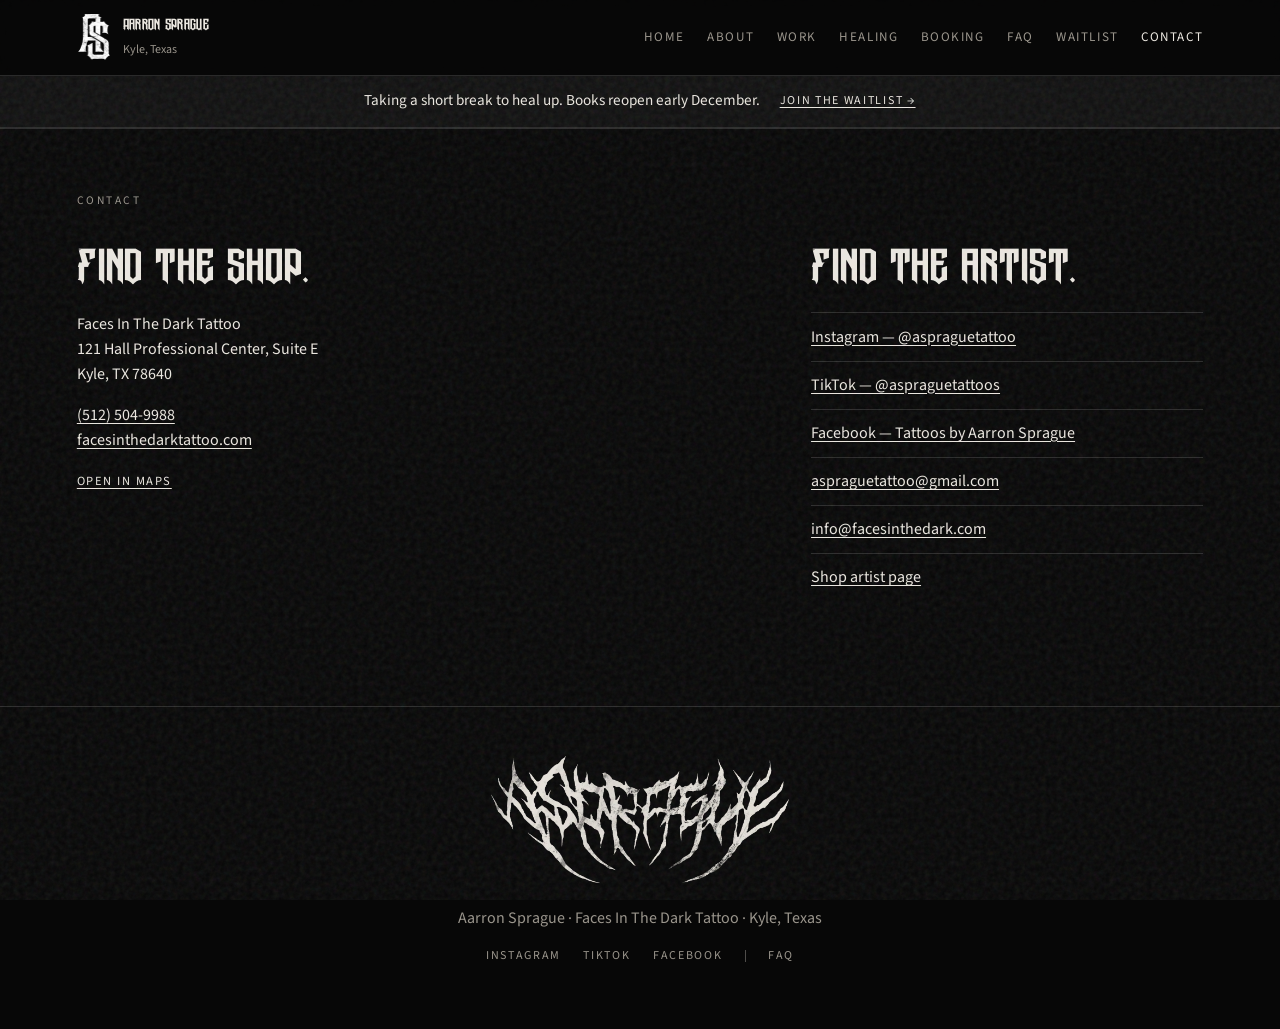
<file: contact.html>
<!DOCTYPE html>
<html lang="en">
<head>
  <meta charset="UTF-8" />
  <meta name="viewport" content="width=device-width, initial-scale=1" />
  <title>Contact | Faces In The Dark Tattoo, Kyle TX | Aarron Sprague</title>
  <meta name="description" content="Faces In The Dark Tattoo, 121 Hall Professional Center, Suite E, Kyle, TX 78640. Call (512) 504-9988 or reach Aarron Sprague by email or social." />
  <link rel="canonical" href="https://aspraguetattoos.com/contact.html" />
  <meta property="og:type" content="website" />
  <meta property="og:site_name" content="Aarron Sprague Tattoo" />
  <meta property="og:title" content="Contact | Faces In The Dark Tattoo, Kyle TX | Aarron Sprague" />
  <meta property="og:description" content="Faces In The Dark Tattoo, 121 Hall Professional Center, Suite E, Kyle, TX 78640. Call (512) 504-9988 or reach Aarron Sprague by email or social." />
  <meta property="og:url" content="https://aspraguetattoos.com/contact.html" />
  <meta property="og:image" content="https://aspraguetattoos.com/assets/og-image.jpg" />
  <meta property="og:image:width" content="1200" />
  <meta property="og:image:height" content="630" />
  <meta property="og:image:alt" content="Aarron Sprague, traditional &amp; neo-traditional tattoos at Faces In The Dark Tattoo, Kyle TX, with his black and white pug mascot" />
  <meta name="twitter:card" content="summary_large_image" />
  <meta name="twitter:title" content="Contact | Faces In The Dark Tattoo, Kyle TX | Aarron Sprague" />
  <meta name="twitter:description" content="Faces In The Dark Tattoo, 121 Hall Professional Center, Suite E, Kyle, TX 78640. Call (512) 504-9988 or reach Aarron Sprague by email or social." />
  <meta name="twitter:image" content="https://aspraguetattoos.com/assets/og-image.jpg" />
  <link rel="icon" href="assets/pug-mascot.png" type="image/png" />
  <link rel="preconnect" href="https://fonts.googleapis.com" />
  <link rel="preconnect" href="https://fonts.gstatic.com" crossorigin />
  <link href="https://fonts.googleapis.com/css2?family=Cinzel:wght@400;600;700&family=Source+Sans+3:ital,wght@0,400;0,500;0,600;1,400&display=swap" rel="stylesheet" />
  <link rel="stylesheet" href="styles.css?v=10" />
</head>
<body>
  <div class="grain" aria-hidden="true"></div>

  <header class="site-header">
    <a class="brand" href="index.html">
      <picture><source srcset="assets/as-mark.webp?v=2" type="image/webp" /><img src="assets/as-mark.png?v=2" alt="" class="brand-mark" width="34" height="46" /></picture>
      <span>
        <strong>Aarron Sprague</strong>
        <em>Kyle, Texas</em>
      </span>
    </a>
    <button class="nav-toggle" type="button" aria-expanded="false" aria-controls="site-nav" aria-label="Open menu">
      <span></span><span></span>
    </button>
    <nav id="site-nav" class="site-nav">
      <a href="index.html">Home</a>
      <a href="about.html">About</a>
      <a href="work.html">Work</a>
      <a href="healing.html">Healing</a>
      <a href="booking.html">Booking</a>
      <a href="faq.html">FAQ</a>
      <a href="waitlist.html">Waitlist</a>
      <a href="contact.html" aria-current="page">Contact</a>
    </nav>
  </header>

  <main class="page-main">
    <div class="notice-banner" role="note">
      <p>Taking a short break to heal up. Books reopen early December.</p>
      <a href="waitlist.html">Join the waitlist &rarr;</a>
    </div>
    <section class="contact band">
      <div class="band-label">Contact</div>
      <div class="contact-grid">
        <div>
          <h2>Find the shop.</h2>
          <address>
            Faces In The Dark Tattoo<br />
            121 Hall Professional Center, Suite E<br />
            Kyle, TX 78640
          </address>
          <p>
            <a href="tel:+15125049988">(512) 504-9988</a><br />
            <a href="https://www.facesinthedarktattoo.com/" target="_blank" rel="noopener">facesinthedarktattoo.com</a>
          </p>
          <p class="map-link">
            <a href="https://maps.google.com/?q=121+Hall+Professional+Center+E+Kyle+TX+78640" target="_blank" rel="noopener">Open in maps</a>
          </p>
        </div>
        <div>
          <h2>Find the artist.</h2>
          <ul class="contact-list">
            <li><a href="https://www.instagram.com/aspraguetattoo/" target="_blank" rel="noopener">Instagram — @aspraguetattoo</a></li>
            <li><a href="https://www.tiktok.com/@aspraguetattoos" target="_blank" rel="noopener">TikTok — @aspraguetattoos</a></li>
            <li><a href="https://www.facebook.com/aspraguetattoo/" target="_blank" rel="noopener">Facebook — Tattoos by Aarron Sprague</a></li>
            <li><a href="mailto:aspraguetattoo@gmail.com">aspraguetattoo@gmail.com</a></li>
            <li><a href="mailto:info@facesinthedark.com?subject=Booking%20with%20Aarron%20Sprague">info@facesinthedark.com</a></li>
            <li><a href="https://www.facesinthedarktattoo.com/aarron" target="_blank" rel="noopener">Shop artist page</a></li>
          </ul>
        </div>
      </div>
    </section>
  </main>

  <footer class="site-footer">
    <picture class="footer-logo">
      <source srcset="assets/footer-logo.webp" type="image/webp" />
      <img src="assets/footer-logo.png" alt="Aarron Sprague Tattoo" width="300" height="129" loading="lazy" decoding="async" />
    </picture>
    <p>Aarron Sprague · Faces In The Dark Tattoo · Kyle, Texas</p>
    <p class="footer-social">
      <a href="https://www.instagram.com/aspraguetattoo/" target="_blank" rel="noopener">Instagram</a>
      <a href="https://www.tiktok.com/@aspraguetattoos" target="_blank" rel="noopener">TikTok</a>
      <a href="https://www.facebook.com/aspraguetattoo/" target="_blank" rel="noopener">Facebook</a>
      <span class="footer-sep" aria-hidden="true"></span>
      <a href="faq.html">FAQ</a>
    </p>
  </footer>

  <script src="nav.js"></script>
</body>
</html>
</file>
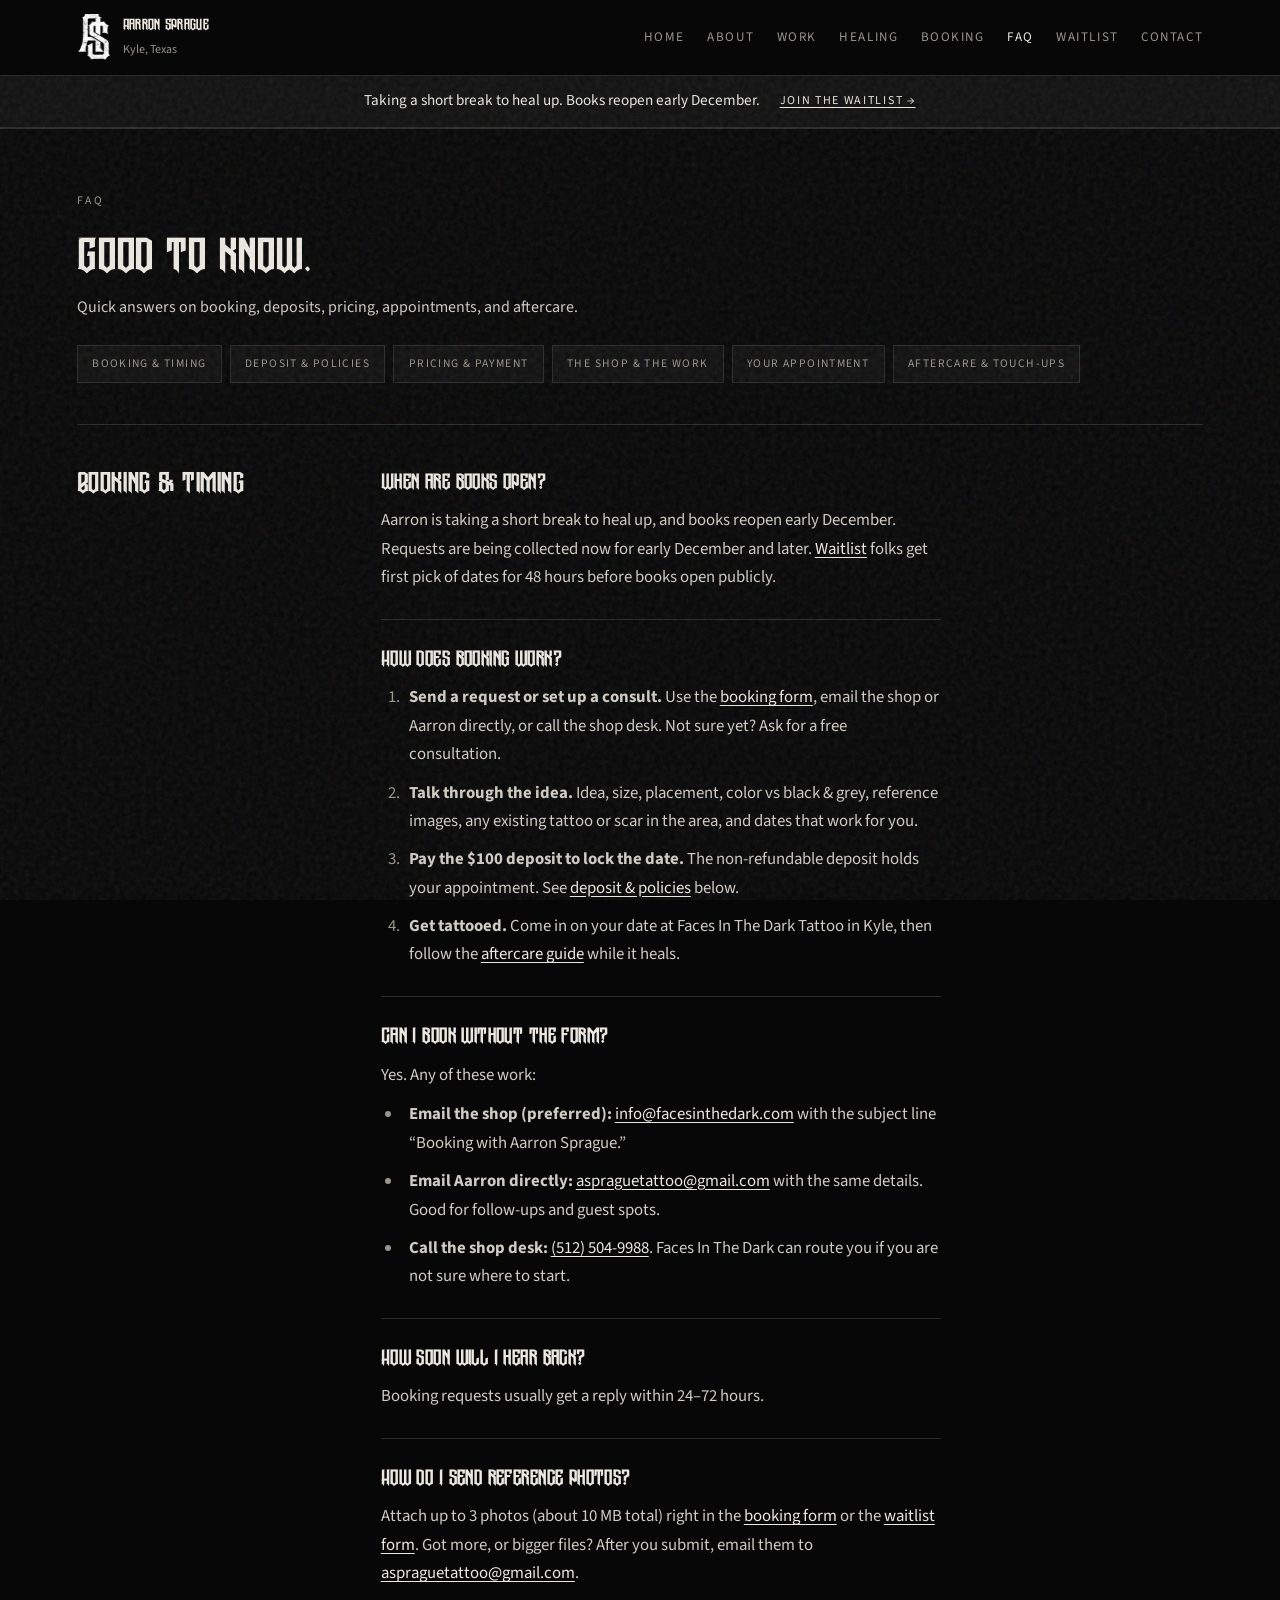
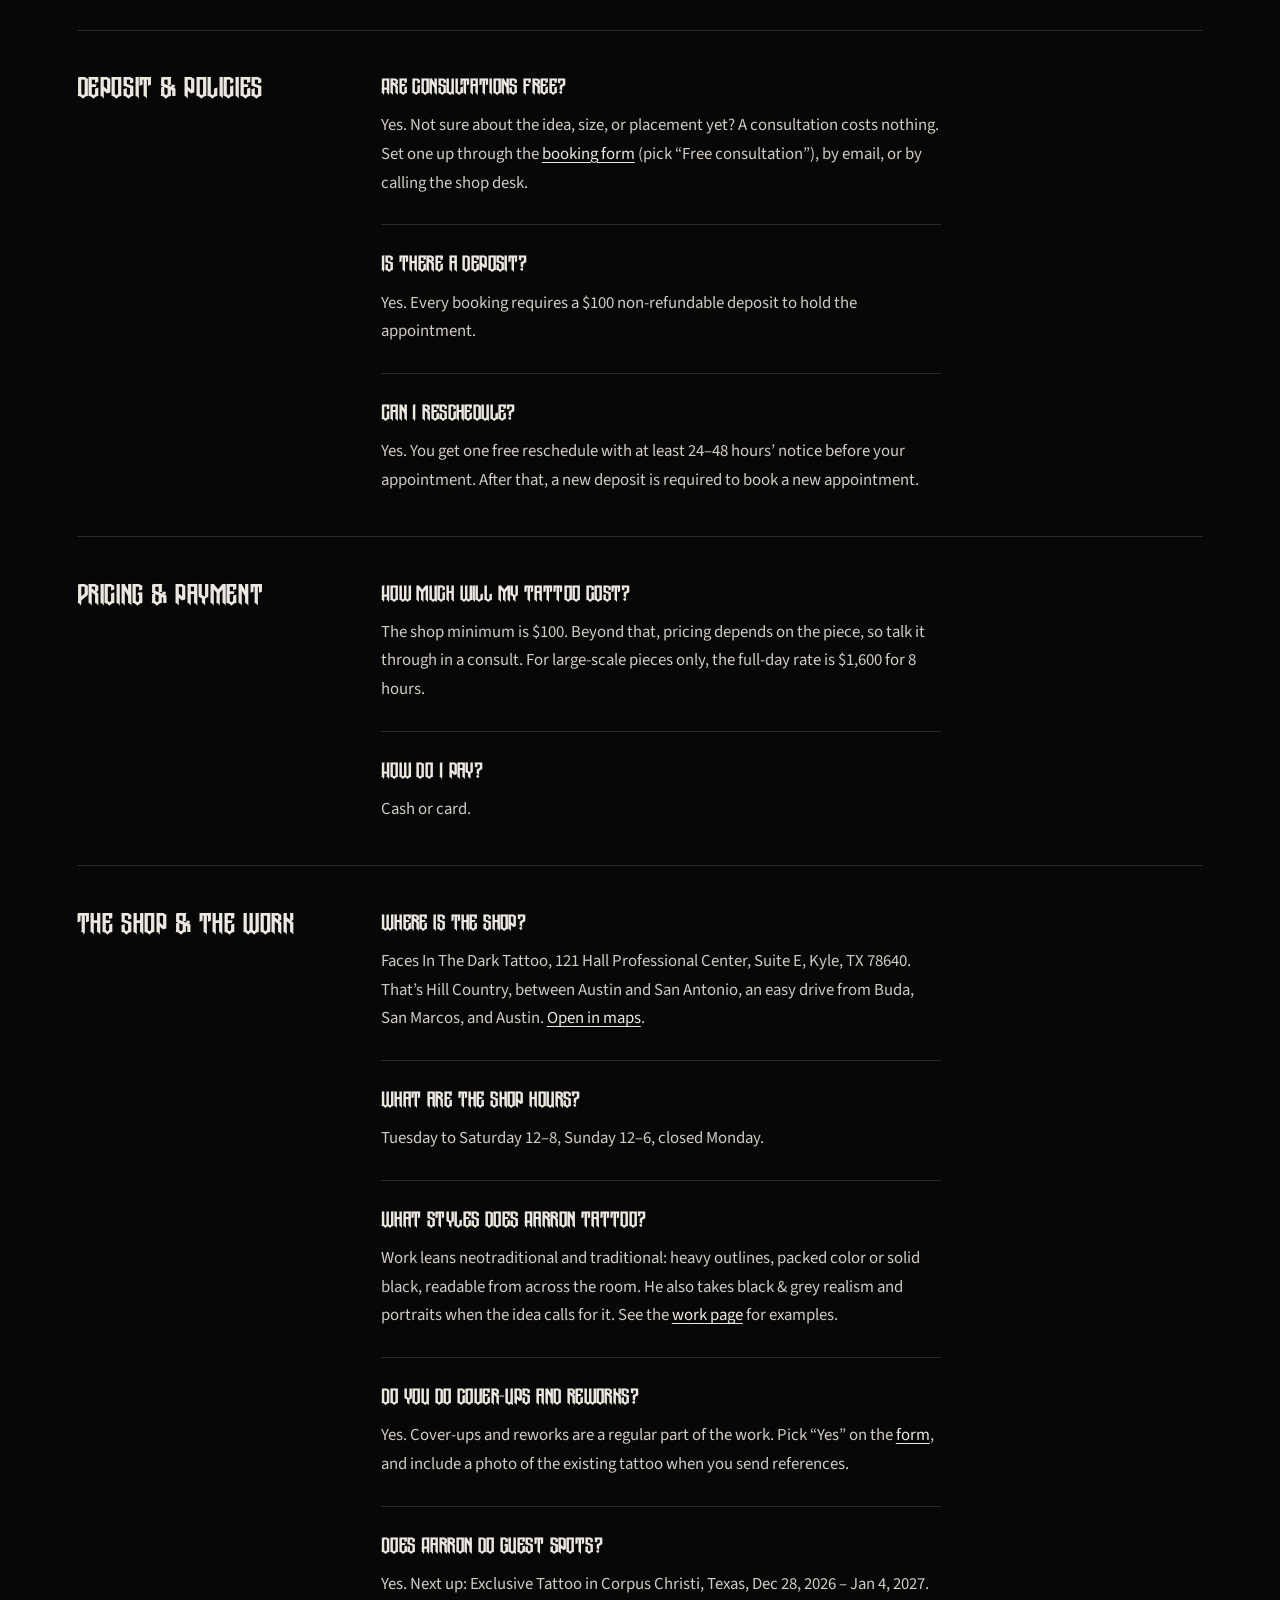
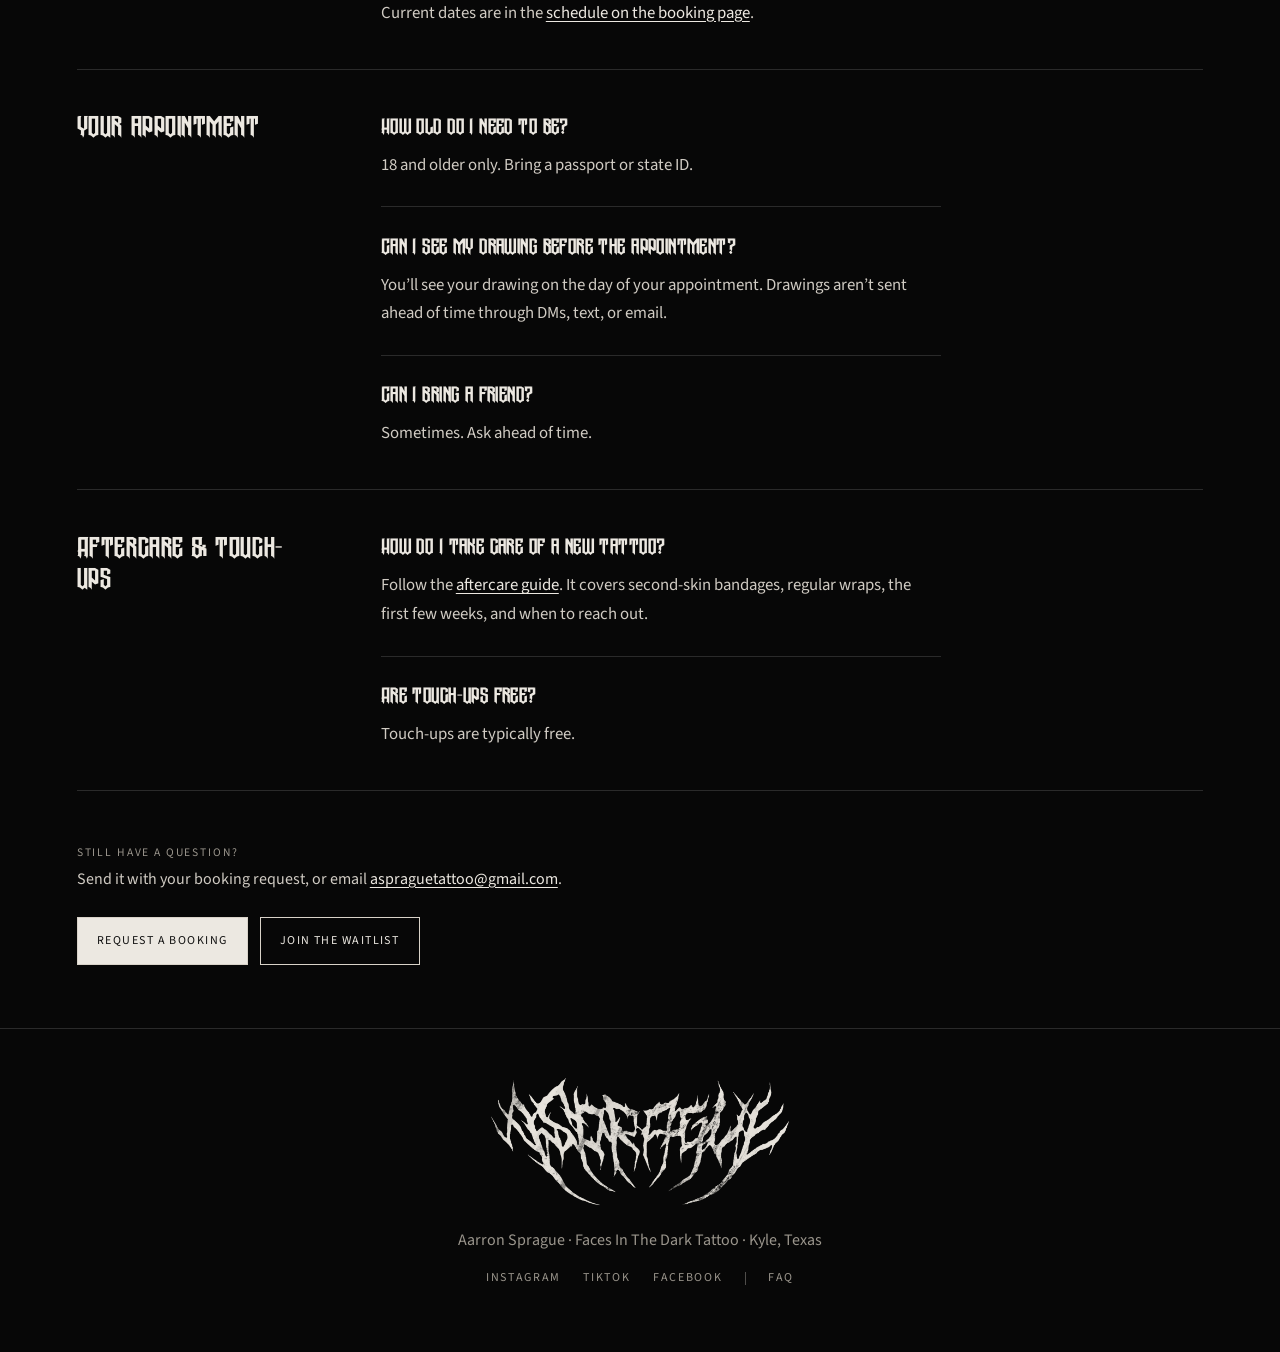
<file: faq.html>
<!DOCTYPE html>
<html lang="en">
<head>
  <meta charset="UTF-8" />
  <meta name="viewport" content="width=device-width, initial-scale=1" />
  <title>FAQ | Booking, Pricing &amp; Aftercare | Aarron Sprague</title>
  <meta name="description" content="Answers on booking, pricing, payment, age and ID, drawings, and aftercare for tattoos with Aarron Sprague at Faces In The Dark Tattoo in Kyle, TX." />
  <link rel="canonical" href="https://aspraguetattoos.com/faq.html" />
  <meta property="og:type" content="website" />
  <meta property="og:site_name" content="Aarron Sprague Tattoo" />
  <meta property="og:title" content="FAQ | Booking, Pricing &amp; Aftercare | Aarron Sprague" />
  <meta property="og:description" content="Answers on booking, pricing, payment, age and ID, drawings, and aftercare for tattoos with Aarron Sprague at Faces In The Dark Tattoo in Kyle, TX." />
  <meta property="og:url" content="https://aspraguetattoos.com/faq.html" />
  <meta property="og:image" content="https://aspraguetattoos.com/assets/og-image.jpg" />
  <meta property="og:image:width" content="1200" />
  <meta property="og:image:height" content="630" />
  <meta property="og:image:alt" content="Aarron Sprague, traditional &amp; neo-traditional tattoos at Faces In The Dark Tattoo, Kyle TX, with his black and white pug mascot" />
  <meta name="twitter:card" content="summary_large_image" />
  <meta name="twitter:title" content="FAQ | Booking, Pricing &amp; Aftercare | Aarron Sprague" />
  <meta name="twitter:description" content="Answers on booking, pricing, payment, age and ID, drawings, and aftercare for tattoos with Aarron Sprague at Faces In The Dark Tattoo in Kyle, TX." />
  <meta name="twitter:image" content="https://aspraguetattoos.com/assets/og-image.jpg" />
  <link rel="icon" href="assets/pug-mascot.png" type="image/png" />
  <link rel="preconnect" href="https://fonts.googleapis.com" />
  <link rel="preconnect" href="https://fonts.gstatic.com" crossorigin />
  <link href="https://fonts.googleapis.com/css2?family=Cinzel:wght@400;600;700&family=Source+Sans+3:ital,wght@0,400;0,500;0,600;1,400&display=swap" rel="stylesheet" />
  <link rel="stylesheet" href="styles.css?v=10" />
</head>
<body>
  <div class="grain" aria-hidden="true"></div>

  <header class="site-header">
    <a class="brand" href="index.html">
      <picture><source srcset="assets/as-mark.webp?v=2" type="image/webp" /><img src="assets/as-mark.png?v=2" alt="" class="brand-mark" width="34" height="46" /></picture>
      <span>
        <strong>Aarron Sprague</strong>
        <em>Kyle, Texas</em>
      </span>
    </a>
    <button class="nav-toggle" type="button" aria-expanded="false" aria-controls="site-nav" aria-label="Open menu">
      <span></span><span></span>
    </button>
    <nav id="site-nav" class="site-nav">
      <a href="index.html">Home</a>
      <a href="about.html">About</a>
      <a href="work.html">Work</a>
      <a href="healing.html">Healing</a>
      <a href="booking.html">Booking</a>
      <a href="faq.html" aria-current="page">FAQ</a>
      <a href="waitlist.html">Waitlist</a>
      <a href="contact.html">Contact</a>
    </nav>
  </header>

  <main class="page-main">
    <div class="notice-banner" role="note">
      <p>Taking a short break to heal up. Books reopen early December.</p>
      <a href="waitlist.html">Join the waitlist &rarr;</a>
    </div>
    <section class="faq-page band">
      <div class="band-label">FAQ</div>
      <div class="section-head">
        <h1 class="page-title">Good to know.</h1>
        <p>Quick answers on booking, deposits, pricing, appointments, and aftercare.</p>
      </div>
      <nav class="faq-jump" aria-label="FAQ topics">
        <a href="#booking-timing">Booking &amp; timing</a>
        <a href="#policies">Deposit &amp; policies</a>
        <a href="#pricing-payment">Pricing &amp; payment</a>
        <a href="#shop-work">The shop &amp; the work</a>
        <a href="#your-appointment">Your appointment</a>
        <a href="#aftercare-touchups">Aftercare &amp; touch-ups</a>
      </nav>

      <section class="faq-group" id="booking-timing" aria-labelledby="booking-timing-title">
        <h2 class="faq-group-title" id="booking-timing-title">Booking &amp; timing</h2>
        <article class="heal-article faq-list">
            <section class="heal-section">
              <h3>When are books open?</h3>
              <p>Aarron is taking a short break to heal up, and books reopen early December. Requests are being collected now for early December and later. <a href="waitlist.html">Waitlist</a> folks get first pick of dates for 48 hours before books open publicly.</p>
            </section>
            <section class="heal-section" id="how-booking-works">
              <h3>How does booking work?</h3>
              <ol>
                <li><strong>Send a request or set up a consult.</strong> Use the <a href="booking.html#request">booking form</a>, email the shop or Aarron directly, or call the shop desk. Not sure yet? Ask for a free consultation.</li>
                <li><strong>Talk through the idea.</strong> Idea, size, placement, color vs black &amp; grey, reference images, any existing tattoo or scar in the area, and dates that work for you.</li>
                <li><strong>Pay the $100 deposit to lock the date.</strong> The non-refundable deposit holds your appointment. See <a href="#policies">deposit &amp; policies</a> below.</li>
                <li><strong>Get tattooed.</strong> Come in on your date at Faces In The Dark Tattoo in Kyle, then follow the <a href="healing.html">aftercare guide</a> while it heals.</li>
              </ol>
            </section>
            <section class="heal-section" id="other-ways-to-book">
              <h3>Can I book without the form?</h3>
              <p>Yes. Any of these work:</p>
              <ul>
                <li><strong>Email the shop (preferred):</strong> <a href="mailto:info@facesinthedark.com?subject=Booking%20with%20Aarron%20Sprague">info@facesinthedark.com</a> with the subject line &ldquo;Booking with Aarron Sprague.&rdquo;</li>
                <li><strong>Email Aarron directly:</strong> <a href="mailto:aspraguetattoo@gmail.com?subject=Tattoo%20booking">aspraguetattoo@gmail.com</a> with the same details. Good for follow-ups and guest spots.</li>
                <li><strong>Call the shop desk:</strong> <a href="tel:+15125049988">(512) 504-9988</a>. Faces In The Dark can route you if you are not sure where to start.</li>
              </ul>
            </section>
            <section class="heal-section">
              <h3>How soon will I hear back?</h3>
              <p>Booking requests usually get a reply within 24&#8288;&ndash;&#8288;72 hours.</p>
            </section>
            <section class="heal-section">
              <h3>How do I send reference photos?</h3>
              <p>Attach up to 3 photos (about 10 MB total) right in the <a href="booking.html#request">booking form</a> or the <a href="waitlist.html">waitlist form</a>. Got more, or bigger files? After you submit, email them to <a href="mailto:aspraguetattoo@gmail.com?subject=Booking%20references">aspraguetattoo@gmail.com</a>.</p>
            </section>
        </article>
      </section>

      <section class="faq-group" id="policies" aria-labelledby="policies-title">
        <h2 class="faq-group-title" id="policies-title">Deposit &amp; policies</h2>
        <article class="heal-article faq-list">
            <section class="heal-section">
              <h3>Are consultations free?</h3>
              <p>Yes. Not sure about the idea, size, or placement yet? A consultation costs nothing. Set one up through the <a href="booking.html#request">booking form</a> (pick &ldquo;Free consultation&rdquo;), by email, or by calling the shop desk.</p>
            </section>
            <section class="heal-section" id="deposit">
              <h3>Is there a deposit?</h3>
              <p>Yes. Every booking requires a $100 non-refundable deposit to hold the appointment.</p>
            </section>
            <section class="heal-section">
              <h3>Can I reschedule?</h3>
              <p>Yes. You get one free reschedule with at least 24&#8288;&ndash;&#8288;48 hours&rsquo; notice before your appointment. After that, a new deposit is required to book a new appointment.</p>
            </section>
        </article>
      </section>

      <section class="faq-group" id="pricing-payment" aria-labelledby="pricing-payment-title">
        <h2 class="faq-group-title" id="pricing-payment-title">Pricing &amp; payment</h2>
        <article class="heal-article faq-list">
            <section class="heal-section">
              <h3>How much will my tattoo cost?</h3>
              <p>The shop minimum is $100. Beyond that, pricing depends on the piece, so talk it through in a consult. For large-scale pieces only, the full-day rate is $1,600 for 8 hours.</p>
            </section>
            <section class="heal-section">
              <h3>How do I pay?</h3>
              <p>Cash or card.</p>
            </section>
        </article>
      </section>

      <section class="faq-group" id="shop-work" aria-labelledby="shop-work-title">
        <h2 class="faq-group-title" id="shop-work-title">The shop &amp; the work</h2>
        <article class="heal-article faq-list">
            <section class="heal-section">
              <h3>Where is the shop?</h3>
              <p>Faces In The Dark Tattoo, 121 Hall Professional Center, Suite E, Kyle, TX 78640. That&rsquo;s Hill Country, between Austin and San Antonio, an easy drive from Buda, San Marcos, and Austin. <a href="https://maps.google.com/?q=121+Hall+Professional+Center+E+Kyle+TX+78640" target="_blank" rel="noopener">Open in maps</a>.</p>
            </section>
            <section class="heal-section">
              <h3>What are the shop hours?</h3>
              <p>Tuesday to Saturday 12&ndash;8, Sunday 12&ndash;6, closed Monday.</p>
            </section>
            <section class="heal-section">
              <h3>What styles does Aarron tattoo?</h3>
              <p>Work leans neotraditional and traditional: heavy outlines, packed color or solid black, readable from across the room. He also takes black &amp; grey realism and portraits when the idea calls for it. See the <a href="work.html">work page</a> for examples.</p>
            </section>
            <section class="heal-section">
              <h3>Do you do cover-ups and reworks?</h3>
              <p>Yes. Cover-ups and reworks are a regular part of the work. Pick &ldquo;Yes&rdquo; on the <a href="booking.html#request">form</a>, and include a photo of the existing tattoo when you send references.</p>
            </section>
            <section class="heal-section">
              <h3>Does Aarron do guest spots?</h3>
              <p>Yes. Next up: Exclusive Tattoo in Corpus Christi, Texas, Dec 28, 2026 &ndash; Jan 4, 2027. Current dates are in the <a href="booking.html#schedule">schedule on the booking page</a>.</p>
            </section>
        </article>
      </section>

      <section class="faq-group" id="your-appointment" aria-labelledby="your-appointment-title">
        <h2 class="faq-group-title" id="your-appointment-title">Your appointment</h2>
        <article class="heal-article faq-list">
            <section class="heal-section">
              <h3>How old do I need to be?</h3>
              <p>18 and older only. Bring a passport or state ID.</p>
            </section>
            <section class="heal-section">
              <h3>Can I see my drawing before the appointment?</h3>
              <p>You&rsquo;ll see your drawing on the day of your appointment. Drawings aren&rsquo;t sent ahead of time through DMs, text, or email.</p>
            </section>
            <section class="heal-section">
              <h3>Can I bring a friend?</h3>
              <p>Sometimes. Ask ahead of time.</p>
            </section>
        </article>
      </section>

      <section class="faq-group" id="aftercare-touchups" aria-labelledby="aftercare-touchups-title">
        <h2 class="faq-group-title" id="aftercare-touchups-title">Aftercare &amp; touch-ups</h2>
        <article class="heal-article faq-list">
            <section class="heal-section">
              <h3>How do I take care of a new tattoo?</h3>
              <p>Follow the <a href="healing.html">aftercare guide</a>. It covers second-skin bandages, regular wraps, the first few weeks, and when to reach out.</p>
            </section>
            <section class="heal-section">
              <h3>Are touch-ups free?</h3>
              <p>Touch-ups are typically free.</p>
            </section>
        </article>
      </section>

      <div class="faq-cta">
        <p class="aside-kicker">Still have a question?</p>
        <p>Send it with your booking request, or email <a href="mailto:aspraguetattoo@gmail.com">aspraguetattoo@gmail.com</a>.</p>
        <div class="hero-actions">
          <a class="btn btn-solid" href="booking.html#request">Request a booking</a>
          <a class="btn btn-ghost" href="waitlist.html">Join the waitlist</a>
        </div>
      </div>
    </section>
  </main>

  <footer class="site-footer">
    <picture class="footer-logo">
      <source srcset="assets/footer-logo.webp" type="image/webp" />
      <img src="assets/footer-logo.png" alt="Aarron Sprague Tattoo" width="300" height="129" loading="lazy" decoding="async" />
    </picture>
    <p>Aarron Sprague · Faces In The Dark Tattoo · Kyle, Texas</p>
    <p class="footer-social">
      <a href="https://www.instagram.com/aspraguetattoo/" target="_blank" rel="noopener">Instagram</a>
      <a href="https://www.tiktok.com/@aspraguetattoos" target="_blank" rel="noopener">TikTok</a>
      <a href="https://www.facebook.com/aspraguetattoo/" target="_blank" rel="noopener">Facebook</a>
      <span class="footer-sep" aria-hidden="true"></span>
      <a href="faq.html">FAQ</a>
    </p>
  </footer>

  <script src="nav.js"></script>
</body>
</html>
</file>
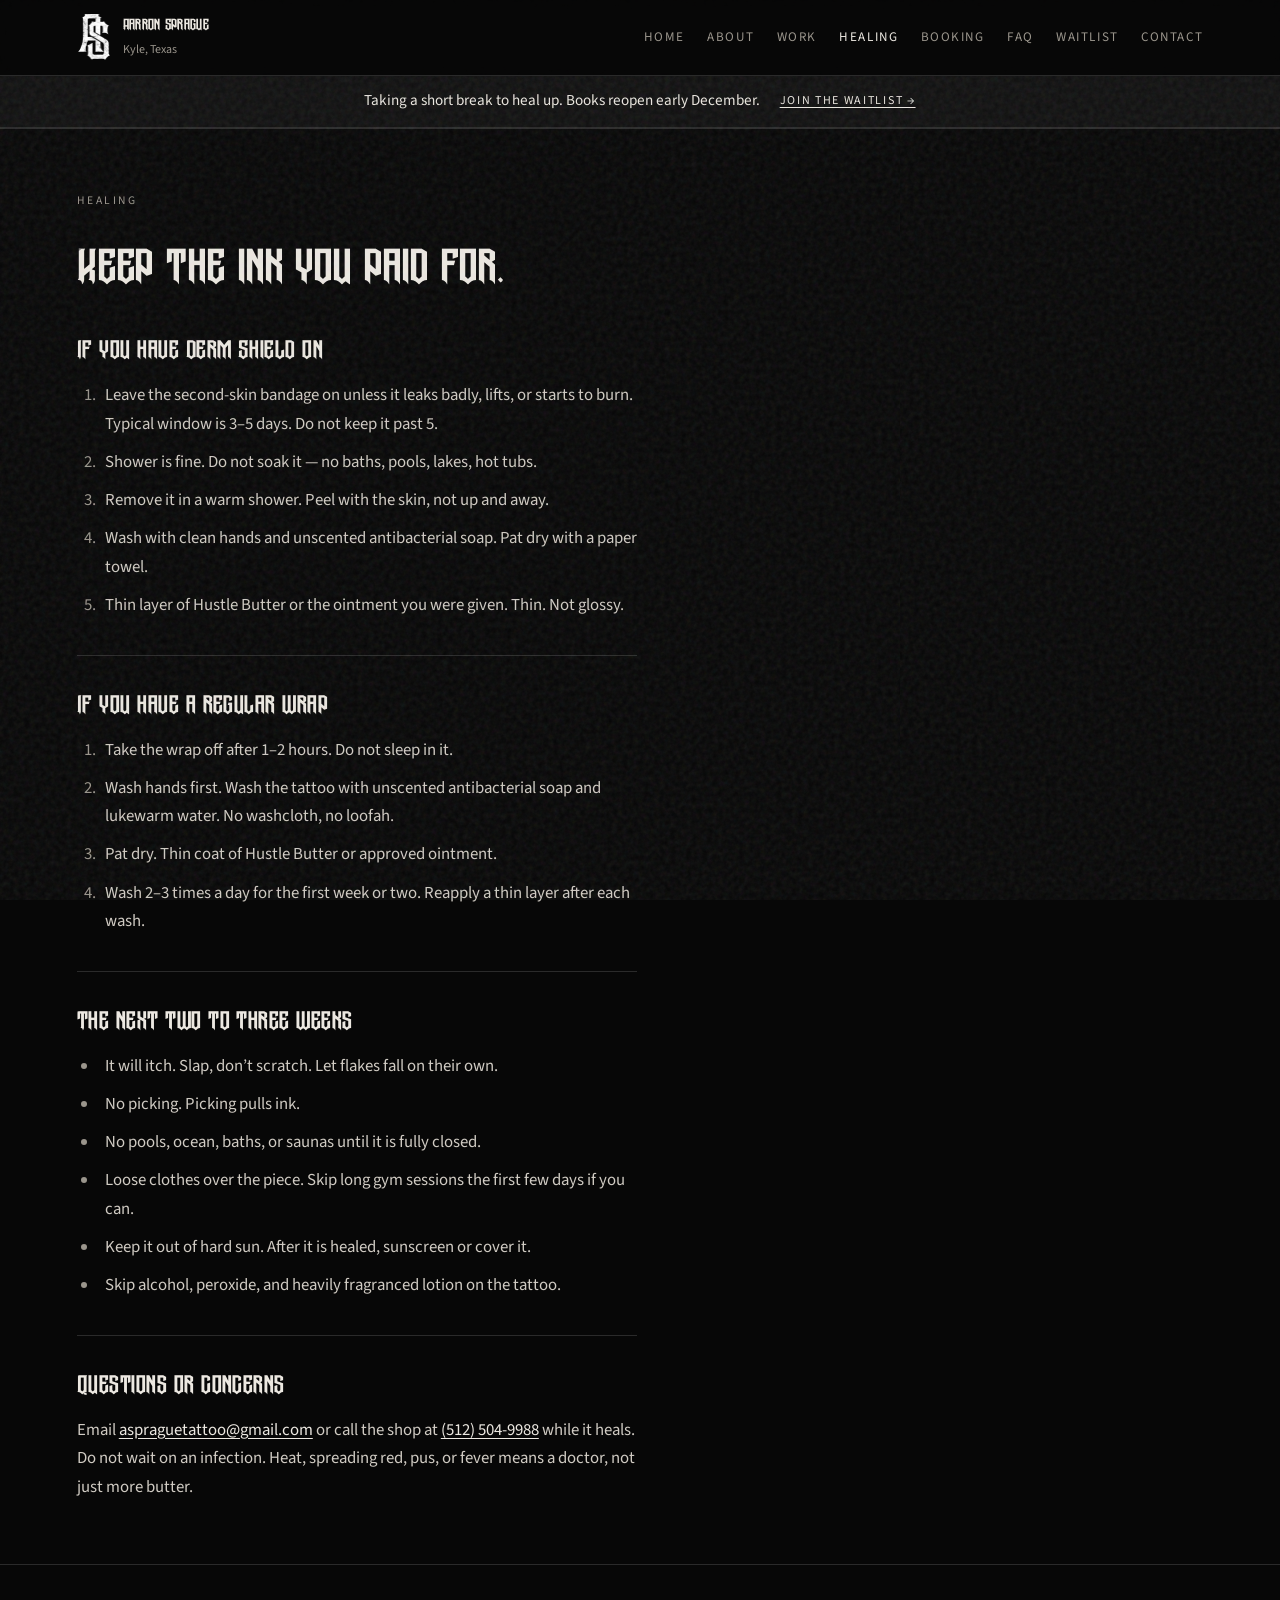
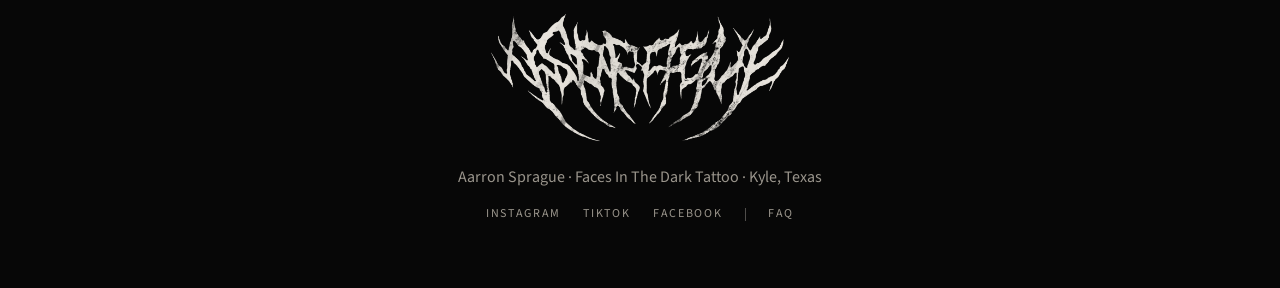
<file: healing.html>
<!DOCTYPE html>
<html lang="en">
<head>
  <meta charset="UTF-8" />
  <meta name="viewport" content="width=device-width, initial-scale=1" />
  <title>Tattoo Aftercare &amp; Healing Guide | Aarron Sprague, Kyle TX</title>
  <meta name="description" content="Tattoo aftercare from Aarron Sprague: Derm Shield and regular wrap instructions, what to expect over the first few weeks, and when to see a doctor." />
  <link rel="canonical" href="https://aspraguetattoos.com/healing.html" />
  <meta property="og:type" content="website" />
  <meta property="og:site_name" content="Aarron Sprague Tattoo" />
  <meta property="og:title" content="Tattoo Aftercare &amp; Healing Guide | Aarron Sprague, Kyle TX" />
  <meta property="og:description" content="Tattoo aftercare from Aarron Sprague: Derm Shield and regular wrap instructions, what to expect over the first few weeks, and when to see a doctor." />
  <meta property="og:url" content="https://aspraguetattoos.com/healing.html" />
  <meta property="og:image" content="https://aspraguetattoos.com/assets/og-image.jpg" />
  <meta property="og:image:width" content="1200" />
  <meta property="og:image:height" content="630" />
  <meta property="og:image:alt" content="Aarron Sprague, traditional &amp; neo-traditional tattoos at Faces In The Dark Tattoo, Kyle TX, with his black and white pug mascot" />
  <meta name="twitter:card" content="summary_large_image" />
  <meta name="twitter:title" content="Tattoo Aftercare &amp; Healing Guide | Aarron Sprague, Kyle TX" />
  <meta name="twitter:description" content="Tattoo aftercare from Aarron Sprague: Derm Shield and regular wrap instructions, what to expect over the first few weeks, and when to see a doctor." />
  <meta name="twitter:image" content="https://aspraguetattoos.com/assets/og-image.jpg" />
  <link rel="icon" href="assets/pug-mascot.png" type="image/png" />
  <link rel="preconnect" href="https://fonts.googleapis.com" />
  <link rel="preconnect" href="https://fonts.gstatic.com" crossorigin />
  <link href="https://fonts.googleapis.com/css2?family=Cinzel:wght@400;600;700&family=Source+Sans+3:ital,wght@0,400;0,500;0,600;1,400&display=swap" rel="stylesheet" />
  <link rel="stylesheet" href="styles.css?v=10" />
</head>
<body>
  <div class="grain" aria-hidden="true"></div>

  <header class="site-header">
    <a class="brand" href="index.html">
      <picture><source srcset="assets/as-mark.webp?v=2" type="image/webp" /><img src="assets/as-mark.png?v=2" alt="" class="brand-mark" width="34" height="46" /></picture>
      <span>
        <strong>Aarron Sprague</strong>
        <em>Kyle, Texas</em>
      </span>
    </a>
    <button class="nav-toggle" type="button" aria-expanded="false" aria-controls="site-nav" aria-label="Open menu">
      <span></span><span></span>
    </button>
    <nav id="site-nav" class="site-nav">
      <a href="index.html">Home</a>
      <a href="about.html">About</a>
      <a href="work.html">Work</a>
      <a href="healing.html" aria-current="page">Healing</a>
      <a href="booking.html">Booking</a>
      <a href="faq.html">FAQ</a>
      <a href="waitlist.html">Waitlist</a>
      <a href="contact.html">Contact</a>
    </nav>
  </header>

  <main class="page-main">
    <div class="notice-banner" role="note">
      <p>Taking a short break to heal up. Books reopen early December.</p>
      <a href="waitlist.html">Join the waitlist &rarr;</a>
    </div>
    <section class="heal band">
      <div class="band-label">Healing</div>
      <div class="section-head">
        <h2>Keep the ink you paid for.</h2>
      </div>

      <article class="heal-article">
        <section class="heal-section">
          <h3>If you have Derm Shield on</h3>
          <ol>
            <li>Leave the second-skin bandage on unless it leaks badly, lifts, or starts to burn. Typical window is 3–5 days. Do not keep it past 5.</li>
            <li>Shower is fine. Do not soak it — no baths, pools, lakes, hot tubs.</li>
            <li>Remove it in a warm shower. Peel with the skin, not up and away.</li>
            <li>Wash with clean hands and unscented antibacterial soap. Pat dry with a paper towel.</li>
            <li>Thin layer of Hustle Butter or the ointment you were given. Thin. Not glossy.</li>
          </ol>
        </section>
        <section class="heal-section">
          <h3>If you have a regular wrap</h3>
          <ol>
            <li>Take the wrap off after 1–2 hours. Do not sleep in it.</li>
            <li>Wash hands first. Wash the tattoo with unscented antibacterial soap and lukewarm water. No washcloth, no loofah.</li>
            <li>Pat dry. Thin coat of Hustle Butter or approved ointment.</li>
            <li>Wash 2–3 times a day for the first week or two. Reapply a thin layer after each wash.</li>
          </ol>
        </section>
        <section class="heal-section">
          <h3>The next two to three weeks</h3>
          <ul>
            <li>It will itch. Slap, don’t scratch. Let flakes fall on their own.</li>
            <li>No picking. Picking pulls ink.</li>
            <li>No pools, ocean, baths, or saunas until it is fully closed.</li>
            <li>Loose clothes over the piece. Skip long gym sessions the first few days if you can.</li>
            <li>Keep it out of hard sun. After it is healed, sunscreen or cover it.</li>
            <li>Skip alcohol, peroxide, and heavily fragranced lotion on the tattoo.</li>
          </ul>
        </section>
        <section class="heal-section">
          <h3>Questions or concerns</h3>
          <p>Email <a href="mailto:aspraguetattoo@gmail.com">aspraguetattoo@gmail.com</a> or call the shop at <a href="tel:+15125049988">(512) 504-9988</a> while it heals. Do not wait on an infection. Heat, spreading red, pus, or fever means a doctor, not just more butter.</p>
        </section>
      </article>
    </section>
  </main>

  <footer class="site-footer">
    <picture class="footer-logo">
      <source srcset="assets/footer-logo.webp" type="image/webp" />
      <img src="assets/footer-logo.png" alt="Aarron Sprague Tattoo" width="300" height="129" loading="lazy" decoding="async" />
    </picture>
    <p>Aarron Sprague · Faces In The Dark Tattoo · Kyle, Texas</p>
    <p class="footer-social">
      <a href="https://www.instagram.com/aspraguetattoo/" target="_blank" rel="noopener">Instagram</a>
      <a href="https://www.tiktok.com/@aspraguetattoos" target="_blank" rel="noopener">TikTok</a>
      <a href="https://www.facebook.com/aspraguetattoo/" target="_blank" rel="noopener">Facebook</a>
      <span class="footer-sep" aria-hidden="true"></span>
      <a href="faq.html">FAQ</a>
    </p>
  </footer>

  <script src="nav.js"></script>
</body>
</html>
</file>
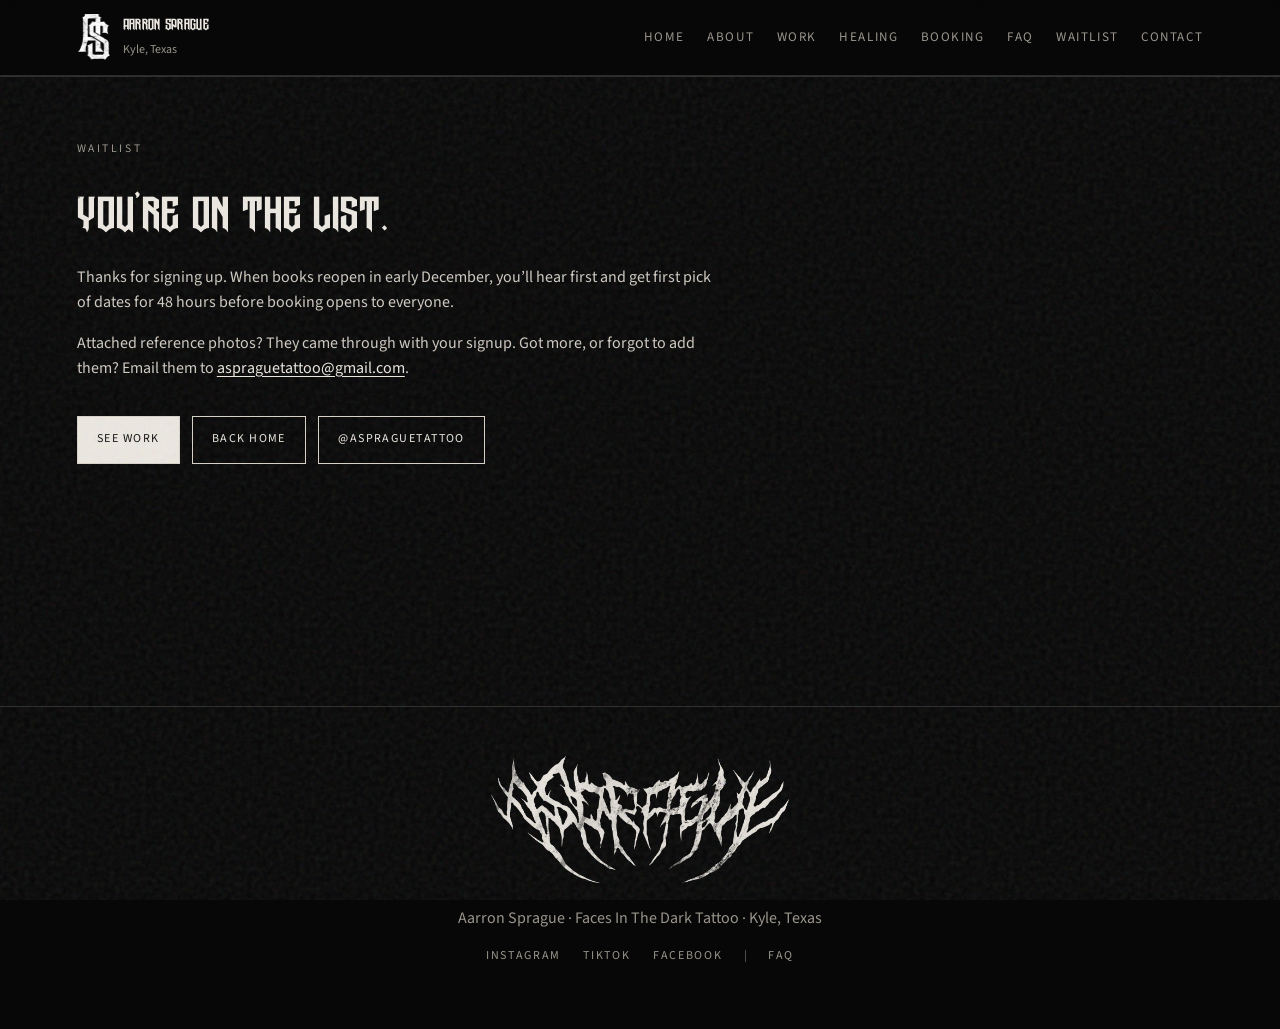
<file: thanks.html>
<!DOCTYPE html>
<html lang="en">
<head>
  <meta charset="UTF-8" />
  <meta name="viewport" content="width=device-width, initial-scale=1" />
  <title>Thanks, You&rsquo;re on the List | Aarron Sprague</title>
  <meta name="description" content="Thanks for joining the waitlist for Aarron Sprague at Faces In The Dark Tattoo in Kyle, TX." />
  <meta name="robots" content="noindex" />
  <link rel="canonical" href="https://aspraguetattoos.com/thanks.html" />
  <meta property="og:type" content="website" />
  <meta property="og:site_name" content="Aarron Sprague Tattoo" />
  <meta property="og:title" content="Thanks, You&rsquo;re on the List | Aarron Sprague" />
  <meta property="og:description" content="Thanks for joining the waitlist for Aarron Sprague at Faces In The Dark Tattoo in Kyle, TX." />
  <meta property="og:url" content="https://aspraguetattoos.com/thanks.html" />
  <meta property="og:image" content="https://aspraguetattoos.com/assets/og-image.jpg" />
  <meta property="og:image:width" content="1200" />
  <meta property="og:image:height" content="630" />
  <meta property="og:image:alt" content="Aarron Sprague, traditional &amp; neo-traditional tattoos at Faces In The Dark Tattoo, Kyle TX, with his black and white pug mascot" />
  <meta name="twitter:card" content="summary_large_image" />
  <meta name="twitter:title" content="Thanks, You&rsquo;re on the List | Aarron Sprague" />
  <meta name="twitter:description" content="Thanks for joining the waitlist for Aarron Sprague at Faces In The Dark Tattoo in Kyle, TX." />
  <meta name="twitter:image" content="https://aspraguetattoos.com/assets/og-image.jpg" />
  <link rel="icon" href="assets/pug-mascot.png" type="image/png" />
  <link rel="preconnect" href="https://fonts.googleapis.com" />
  <link rel="preconnect" href="https://fonts.gstatic.com" crossorigin />
  <link href="https://fonts.googleapis.com/css2?family=Cinzel:wght@400;600;700&family=Source+Sans+3:ital,wght@0,400;0,500;0,600;1,400&display=swap" rel="stylesheet" />
  <link rel="stylesheet" href="styles.css?v=10" />
</head>
<body>
  <div class="grain" aria-hidden="true"></div>

  <header class="site-header">
    <a class="brand" href="index.html">
      <picture><source srcset="assets/as-mark.webp?v=2" type="image/webp" /><img src="assets/as-mark.png?v=2" alt="" class="brand-mark" width="34" height="46" /></picture>
      <span>
        <strong>Aarron Sprague</strong>
        <em>Kyle, Texas</em>
      </span>
    </a>
    <button class="nav-toggle" type="button" aria-expanded="false" aria-controls="site-nav" aria-label="Open menu">
      <span></span><span></span>
    </button>
    <nav id="site-nav" class="site-nav">
      <a href="index.html">Home</a>
      <a href="about.html">About</a>
      <a href="work.html">Work</a>
      <a href="healing.html">Healing</a>
      <a href="booking.html">Booking</a>
      <a href="faq.html">FAQ</a>
      <a href="waitlist.html">Waitlist</a>
      <a href="contact.html">Contact</a>
    </nav>
  </header>

  <main class="page-main">
    <section class="band">
      <div class="band-label">Waitlist</div>
      <div class="section-head">
        <h2>You&rsquo;re on the list.</h2>
        <p>
          Thanks for signing up. When books reopen in early December, you&rsquo;ll hear first and get first pick
          of dates for 48 hours before booking opens to everyone.
        </p>
        <p>
          Attached reference photos? They came through with your signup. Got more, or forgot to add them? Email them to
          <a href="mailto:aspraguetattoo@gmail.com?subject=Waitlist%20references">aspraguetattoo@gmail.com</a>.
        </p>
      </div>
      <div class="hero-actions">
        <a class="btn btn-solid" href="work.html">See work</a>
        <a class="btn btn-ghost" href="index.html">Back home</a>
        <a class="btn btn-ghost" href="https://www.instagram.com/aspraguetattoo/" target="_blank" rel="noopener">@aspraguetattoo</a>
      </div>
    </section>
  </main>

  <footer class="site-footer">
    <picture class="footer-logo">
      <source srcset="assets/footer-logo.webp" type="image/webp" />
      <img src="assets/footer-logo.png" alt="Aarron Sprague Tattoo" width="300" height="129" loading="lazy" decoding="async" />
    </picture>
    <p>Aarron Sprague · Faces In The Dark Tattoo · Kyle, Texas</p>
    <p class="footer-social">
      <a href="https://www.instagram.com/aspraguetattoo/" target="_blank" rel="noopener">Instagram</a>
      <a href="https://www.tiktok.com/@aspraguetattoos" target="_blank" rel="noopener">TikTok</a>
      <a href="https://www.facebook.com/aspraguetattoo/" target="_blank" rel="noopener">Facebook</a>
      <span class="footer-sep" aria-hidden="true"></span>
      <a href="faq.html">FAQ</a>
    </p>
  </footer>

  <script src="nav.js"></script>
</body>
</html>
</file>
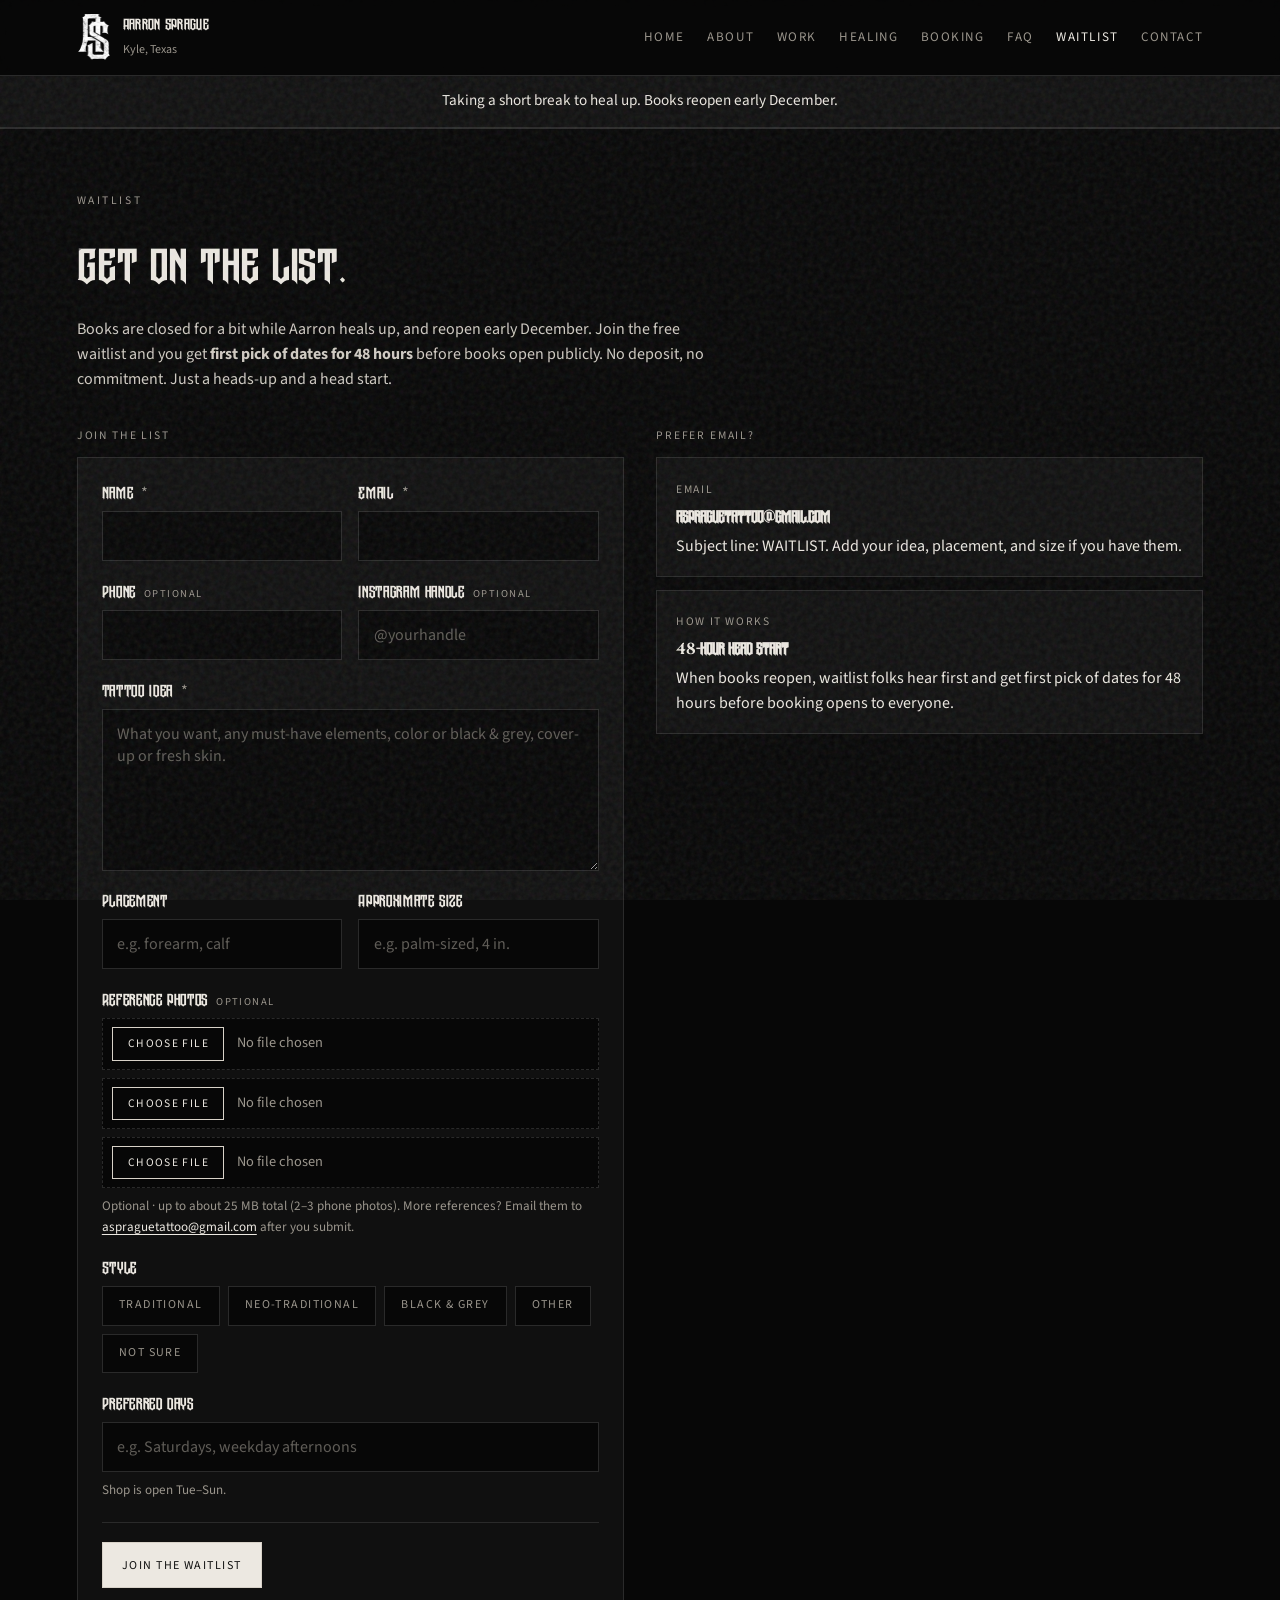
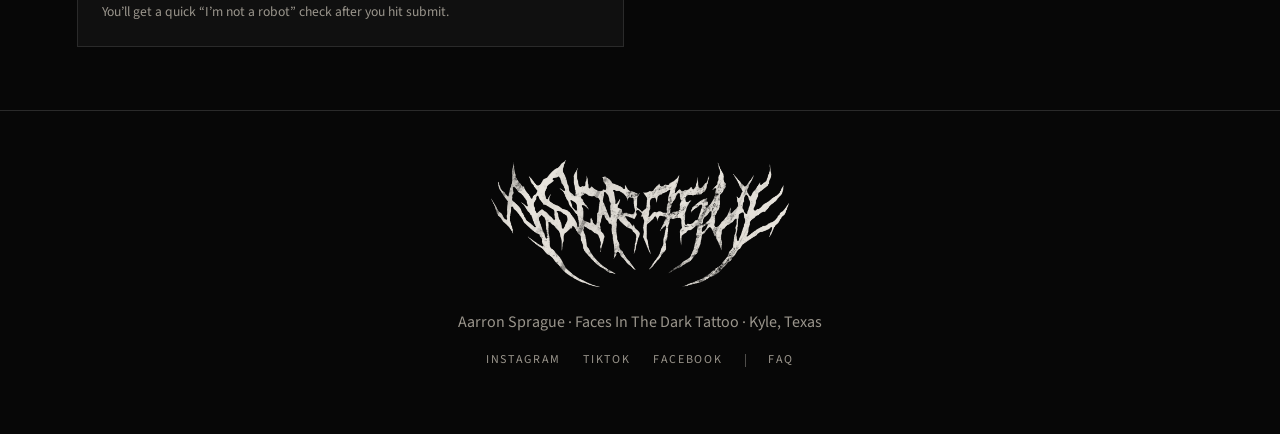
<file: waitlist.html>
<!DOCTYPE html>
<html lang="en">
<head>
  <meta charset="UTF-8" />
  <meta name="viewport" content="width=device-width, initial-scale=1" />
  <title>Join the Waitlist | Aarron Sprague Tattoo, Kyle TX</title>
  <meta name="description" content="Books reopen early December. Join the free waitlist for Aarron Sprague at Faces In The Dark Tattoo in Kyle, TX and get first pick of dates for 48 hours." />
  <link rel="canonical" href="https://aspraguetattoos.com/waitlist.html" />
  <meta property="og:type" content="website" />
  <meta property="og:site_name" content="Aarron Sprague Tattoo" />
  <meta property="og:title" content="Join the Waitlist | Aarron Sprague Tattoo, Kyle TX" />
  <meta property="og:description" content="Books reopen early December. Join the free waitlist for Aarron Sprague at Faces In The Dark Tattoo in Kyle, TX and get first pick of dates for 48 hours." />
  <meta property="og:url" content="https://aspraguetattoos.com/waitlist.html" />
  <meta property="og:image" content="https://aspraguetattoos.com/assets/og-image.jpg" />
  <meta property="og:image:width" content="1200" />
  <meta property="og:image:height" content="630" />
  <meta property="og:image:alt" content="Aarron Sprague, traditional &amp; neo-traditional tattoos at Faces In The Dark Tattoo, Kyle TX, with his black and white pug mascot" />
  <meta name="twitter:card" content="summary_large_image" />
  <meta name="twitter:title" content="Join the Waitlist | Aarron Sprague Tattoo, Kyle TX" />
  <meta name="twitter:description" content="Books reopen early December. Join the free waitlist for Aarron Sprague at Faces In The Dark Tattoo in Kyle, TX and get first pick of dates for 48 hours." />
  <meta name="twitter:image" content="https://aspraguetattoos.com/assets/og-image.jpg" />
  <link rel="icon" href="assets/pug-mascot.png" type="image/png" />
  <link rel="preconnect" href="https://fonts.googleapis.com" />
  <link rel="preconnect" href="https://fonts.gstatic.com" crossorigin />
  <link href="https://fonts.googleapis.com/css2?family=Cinzel:wght@400;600;700&family=Source+Sans+3:ital,wght@0,400;0,500;0,600;1,400&display=swap" rel="stylesheet" />
  <link rel="stylesheet" href="styles.css?v=10" />
</head>
<body>
  <div class="grain" aria-hidden="true"></div>

  <header class="site-header">
    <a class="brand" href="index.html">
      <picture><source srcset="assets/as-mark.webp?v=2" type="image/webp" /><img src="assets/as-mark.png?v=2" alt="" class="brand-mark" width="34" height="46" /></picture>
      <span>
        <strong>Aarron Sprague</strong>
        <em>Kyle, Texas</em>
      </span>
    </a>
    <button class="nav-toggle" type="button" aria-expanded="false" aria-controls="site-nav" aria-label="Open menu">
      <span></span><span></span>
    </button>
    <nav id="site-nav" class="site-nav">
      <a href="index.html">Home</a>
      <a href="about.html">About</a>
      <a href="work.html">Work</a>
      <a href="healing.html">Healing</a>
      <a href="booking.html">Booking</a>
      <a href="faq.html">FAQ</a>
      <a href="waitlist.html" aria-current="page">Waitlist</a>
      <a href="contact.html">Contact</a>
    </nav>
  </header>

  <main class="page-main">
    <div class="notice-banner" role="note">
      <p>Taking a short break to heal up. Books reopen early December.</p>
    </div>
    <section class="waitlist band">
      <div class="band-label">Waitlist</div>
      <div class="section-head">
        <h2>Get on the list.</h2>
        <p>
          Books are closed for a bit while Aarron heals up, and reopen early December.
          Join the free waitlist and you get <strong>first pick of dates for 48 hours</strong> before books open publicly.
          No deposit, no commitment. Just a heads-up and a head start.
        </p>
      </div>

      <div class="book-layout">
        <div class="form-col">
        <p class="aside-kicker">Join the list</p>
        <form class="waitlist-form" action="https://forminit.com/f/5znqfpinwky" data-thanks="https://aspraguetattoos.com/thanks.html" method="POST" enctype="multipart/form-data">
          <input type="hidden" name="fi-text-form_type" value="WAITLIST" />
          <input type="hidden" name="fi-text-subject" value="New WAITLIST signup" />
          <input type="hidden" name="_gotcha" value="" style="display:none !important" />

          <div class="field-row">
            <div class="field">
              <label for="wl-name">Name <span class="req">*</span></label>
              <input id="wl-name" type="text" name="fi-text-name" autocomplete="name" required />
            </div>
            <div class="field">
              <label for="wl-email">Email <span class="req">*</span></label>
              <input id="wl-email" type="email" name="fi-sender-email" autocomplete="email" required />
            </div>
          </div>

          <div class="field-row">
            <div class="field">
              <label for="wl-phone">Phone <span class="opt">optional</span></label>
              <input id="wl-phone" type="tel" name="fi-text-phone" autocomplete="tel" />
            </div>
            <div class="field">
              <label for="wl-ig">Instagram handle <span class="opt">optional</span></label>
              <input id="wl-ig" type="text" name="fi-text-instagram" placeholder="@yourhandle" autocapitalize="off" />
            </div>
          </div>

          <div class="field">
            <label for="wl-idea">Tattoo idea <span class="req">*</span></label>
            <textarea id="wl-idea" name="fi-text-tattoo_idea" rows="6" required placeholder="What you want, any must-have elements, color or black &amp; grey, cover-up or fresh skin."></textarea>
          </div>

          <div class="field-row">
            <div class="field">
              <label for="wl-placement">Placement</label>
              <input id="wl-placement" type="text" name="fi-text-placement" placeholder="e.g. forearm, calf" />
            </div>
            <div class="field">
              <label for="wl-size">Approximate size</label>
              <input id="wl-size" type="text" name="fi-text-approx_size" placeholder="e.g. palm-sized, 4 in." />
            </div>
          </div>

          <fieldset class="field file-group" data-max-mb="25">
            <legend>Reference photos <span class="opt">optional</span></legend>
            <div class="file-stack">
              <input id="wl-ref-1" type="file" name="fi-file-reference_1" accept="image/*" aria-label="Reference photo 1" aria-describedby="wl-ref-hint" />
              <input id="wl-ref-2" type="file" name="fi-file-reference_2" accept="image/*" aria-label="Reference photo 2" aria-describedby="wl-ref-hint" />
              <input id="wl-ref-3" type="file" name="fi-file-reference_3" accept="image/*" aria-label="Reference photo 3" aria-describedby="wl-ref-hint" />
            </div>
            <span class="field-hint" id="wl-ref-hint">Optional &middot; up to about 25 MB total (2&ndash;3 phone photos). More references? Email them to <a href="mailto:aspraguetattoo@gmail.com?subject=Waitlist%20references">aspraguetattoo@gmail.com</a> after you submit.</span>
            <p class="file-warn" role="status" aria-live="polite" hidden></p>
            <button class="file-clear" type="button" hidden>Clear photos</button>
          </fieldset>

          <fieldset class="field choice-group">
            <legend>Style</legend>
            <div class="pill-row">
              <label class="pill"><input type="radio" name="fi-radio-style" value="Traditional" /><span>Traditional</span></label>
              <label class="pill"><input type="radio" name="fi-radio-style" value="Neo-Traditional" /><span>Neo-Traditional</span></label>
              <label class="pill"><input type="radio" name="fi-radio-style" value="Black &amp; Grey" /><span>Black &amp; Grey</span></label>
              <label class="pill"><input type="radio" name="fi-radio-style" value="Other" id="wl-style-other" /><span>Other</span></label>
              <label class="pill"><input type="radio" name="fi-radio-style" value="Not sure" /><span>Not sure</span></label>
            </div>
            <div class="field other-style">
              <label for="wl-other-style">Other style <span class="opt">optional</span></label>
              <input id="wl-other-style" type="text" name="fi-text-other_style" placeholder="e.g. blackwork, realism, script" />
            </div>
          </fieldset>

          <div class="field">
            <label for="wl-days">Preferred days</label>
            <input id="wl-days" type="text" name="fi-text-preferred_days" placeholder="e.g. Saturdays, weekday afternoons" aria-describedby="wl-days-hint" />
            <span class="field-hint" id="wl-days-hint">Shop is open Tue&ndash;Sun.</span>
          </div>

          <div class="form-actions">
            <button class="btn btn-solid" type="submit">Join the waitlist</button>
            <p class="form-note">You&rsquo;ll get a quick &ldquo;I&rsquo;m not a robot&rdquo; check after you hit submit.</p>
          </div>
        </form>
        </div>

        <div class="book-cards">
          <p class="aside-kicker">Prefer email?</p>
          <a class="book-card" href="mailto:aspraguetattoo@gmail.com?subject=WAITLIST">
            <span class="work-meta">Email</span>
            <strong>aspraguetattoo@gmail.com</strong>
            <span>Subject line: WAITLIST. Add your idea, placement, and size if you have them.</span>
          </a>
          <div class="book-card">
            <span class="work-meta">How it works</span>
            <strong>48-hour head start</strong>
            <span>When books reopen, waitlist folks hear first and get first pick of dates for 48 hours before booking opens to everyone.</span>
          </div>
        </div>
      </div>
    </section>
  </main>

  <footer class="site-footer">
    <picture class="footer-logo">
      <source srcset="assets/footer-logo.webp" type="image/webp" />
      <img src="assets/footer-logo.png" alt="Aarron Sprague Tattoo" width="300" height="129" loading="lazy" decoding="async" />
    </picture>
    <p>Aarron Sprague · Faces In The Dark Tattoo · Kyle, Texas</p>
    <p class="footer-social">
      <a href="https://www.instagram.com/aspraguetattoo/" target="_blank" rel="noopener">Instagram</a>
      <a href="https://www.tiktok.com/@aspraguetattoos" target="_blank" rel="noopener">TikTok</a>
      <a href="https://www.facebook.com/aspraguetattoo/" target="_blank" rel="noopener">Facebook</a>
      <span class="footer-sep" aria-hidden="true"></span>
      <a href="faq.html">FAQ</a>
    </p>
  </footer>

  <script>
    // Show the "Other style" box only when Other is picked (CSS :has does this too; this covers older browsers
    // and keeps the empty box out of the email when it's hidden).
    (function () {
      var group = document.querySelector(".choice-group");
      var other = document.getElementById("wl-style-other");
      var box = document.getElementById("wl-other-style");
      if (!group || !other || !box) return;
      function sync() {
        group.classList.toggle("show-other", other.checked);
        box.disabled = !other.checked;
      }
      group.addEventListener("change", sync);
      sync();
    })();
  </script>
  <script src="uploads.js"></script>
  <script src="nav.js"></script>
</body>
</html>
</file>
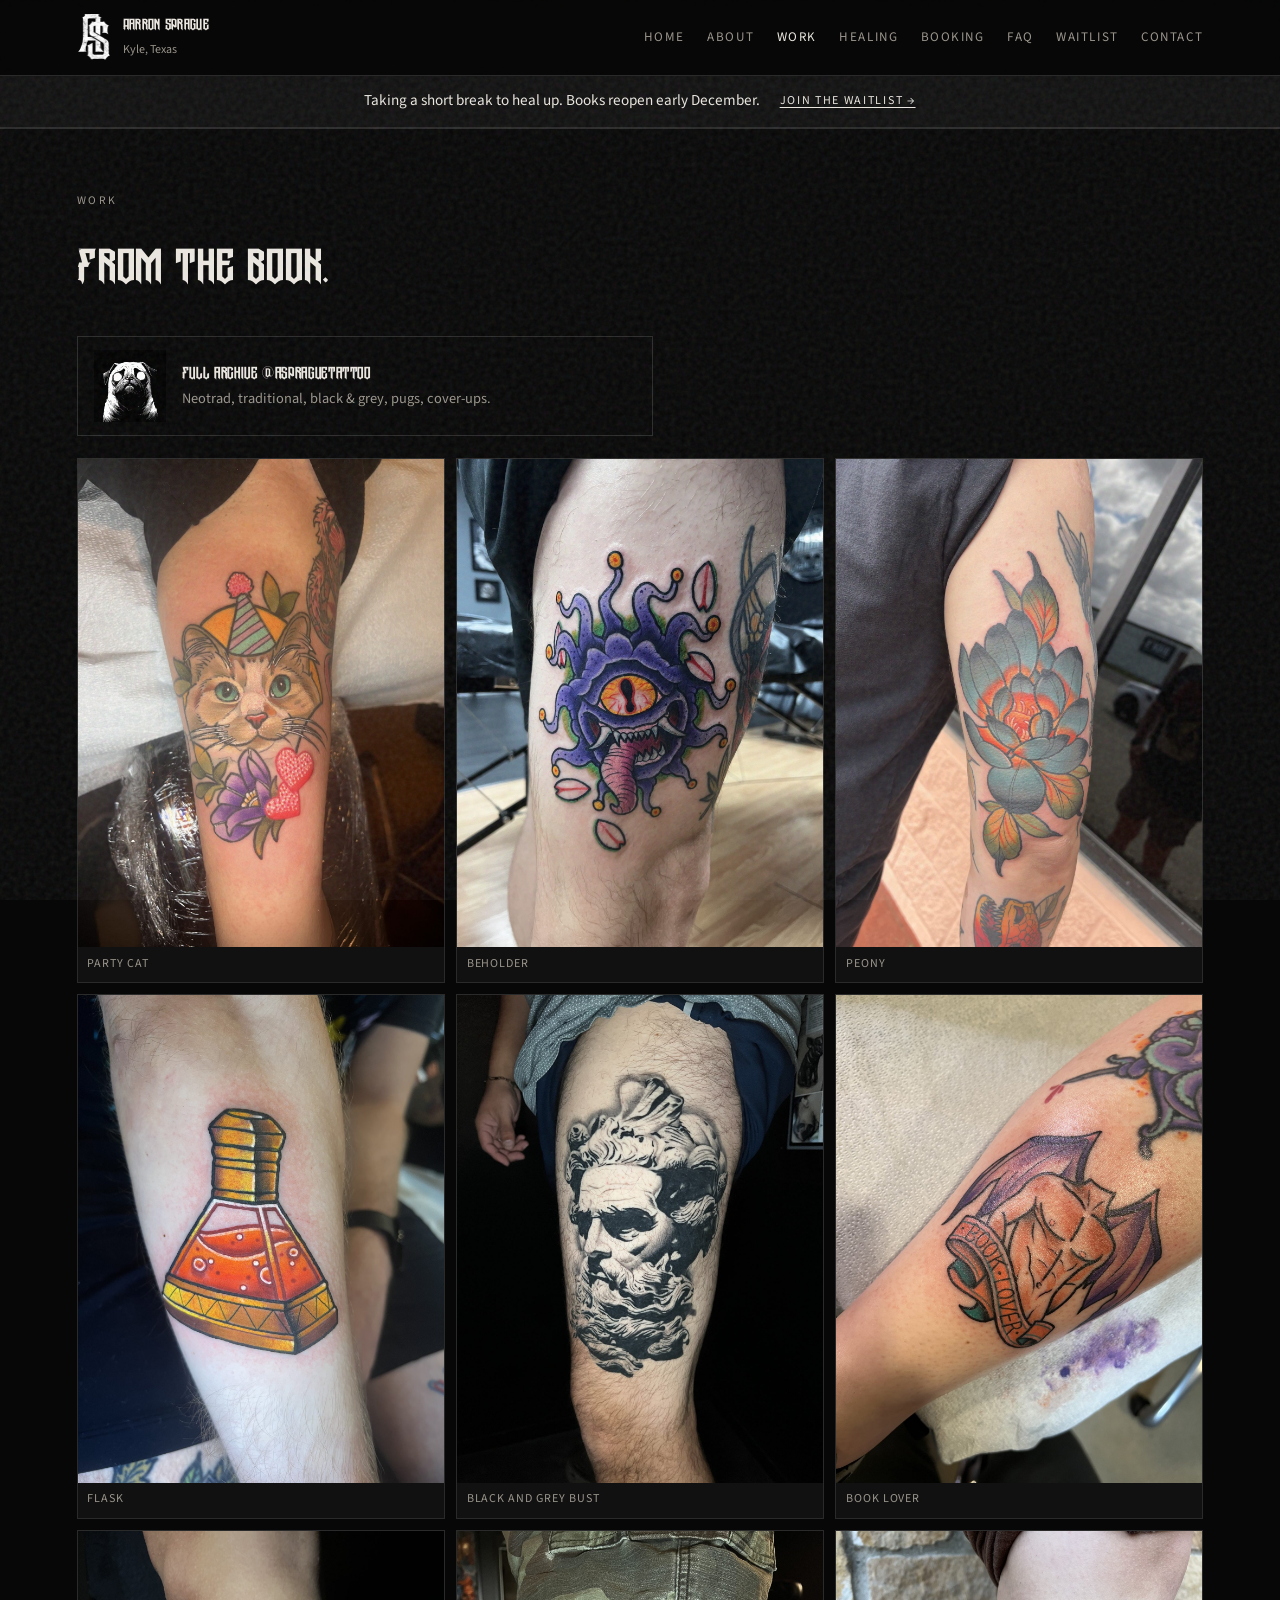
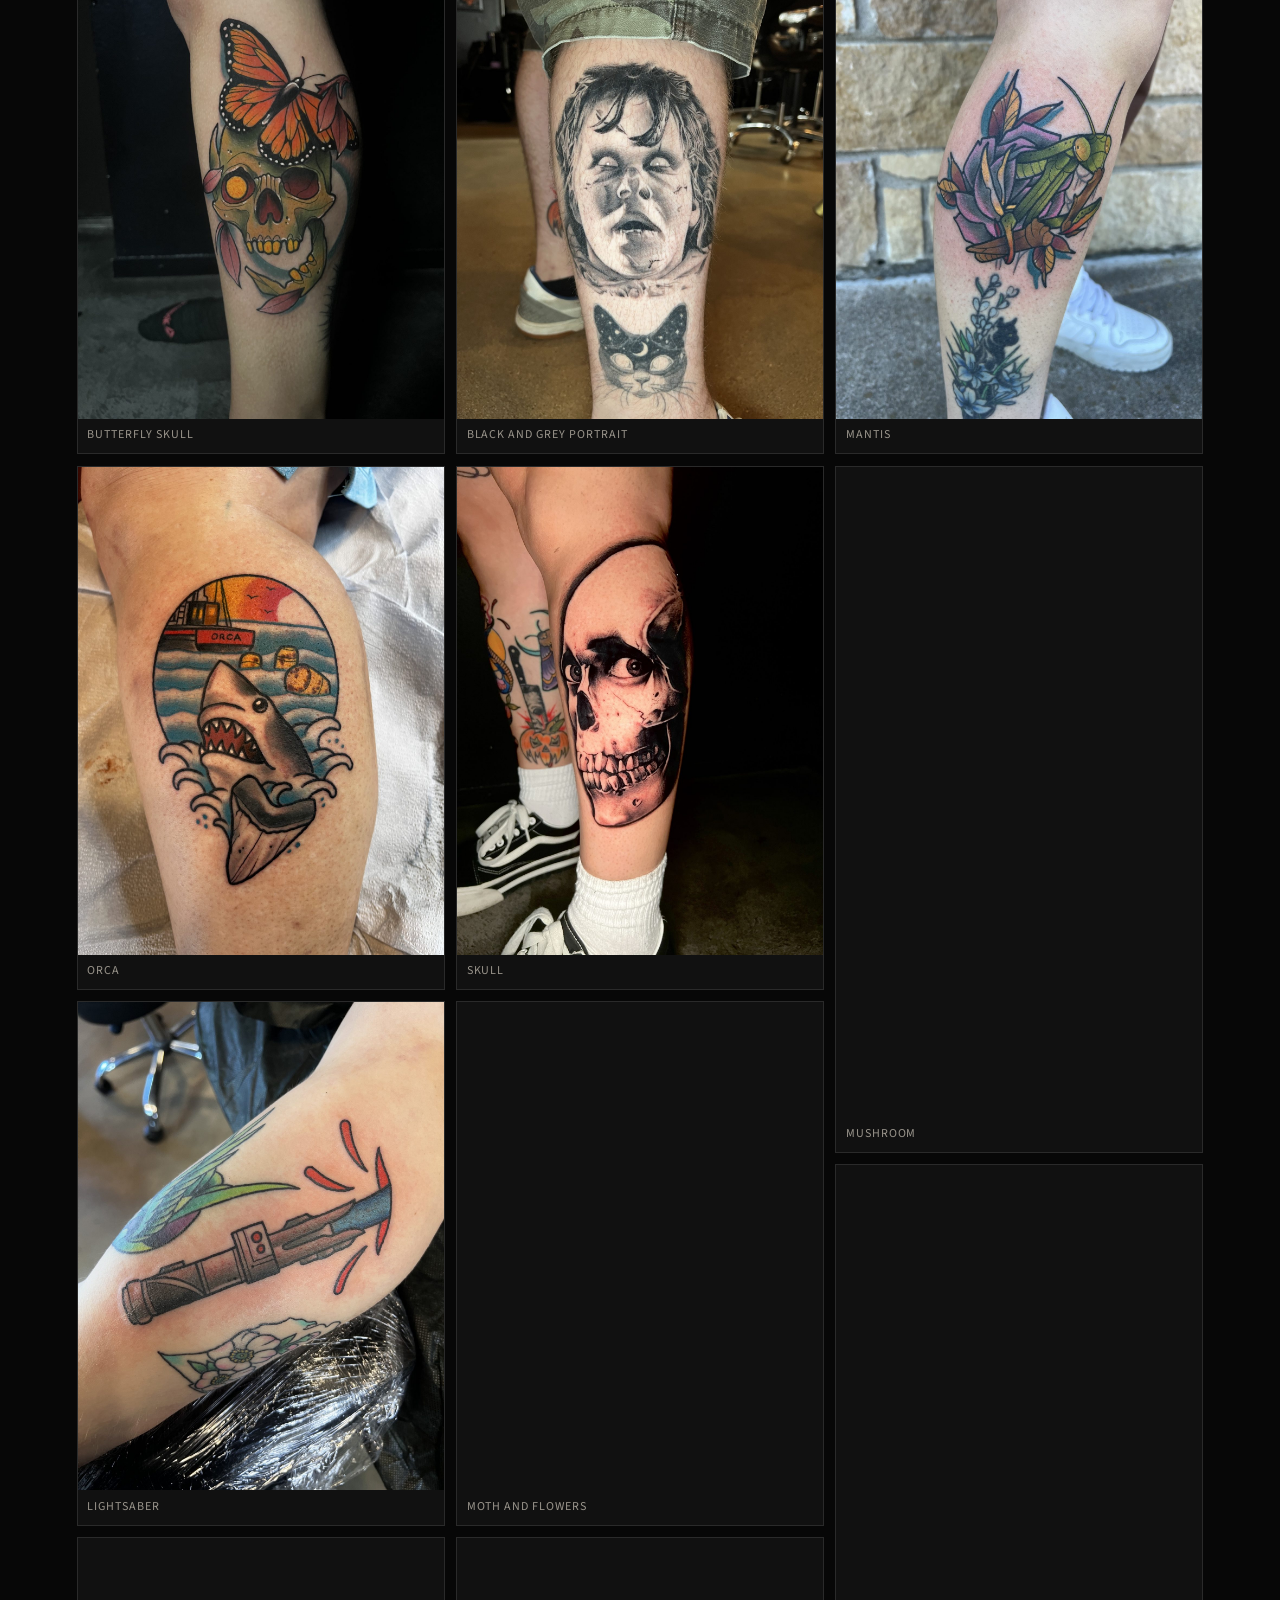
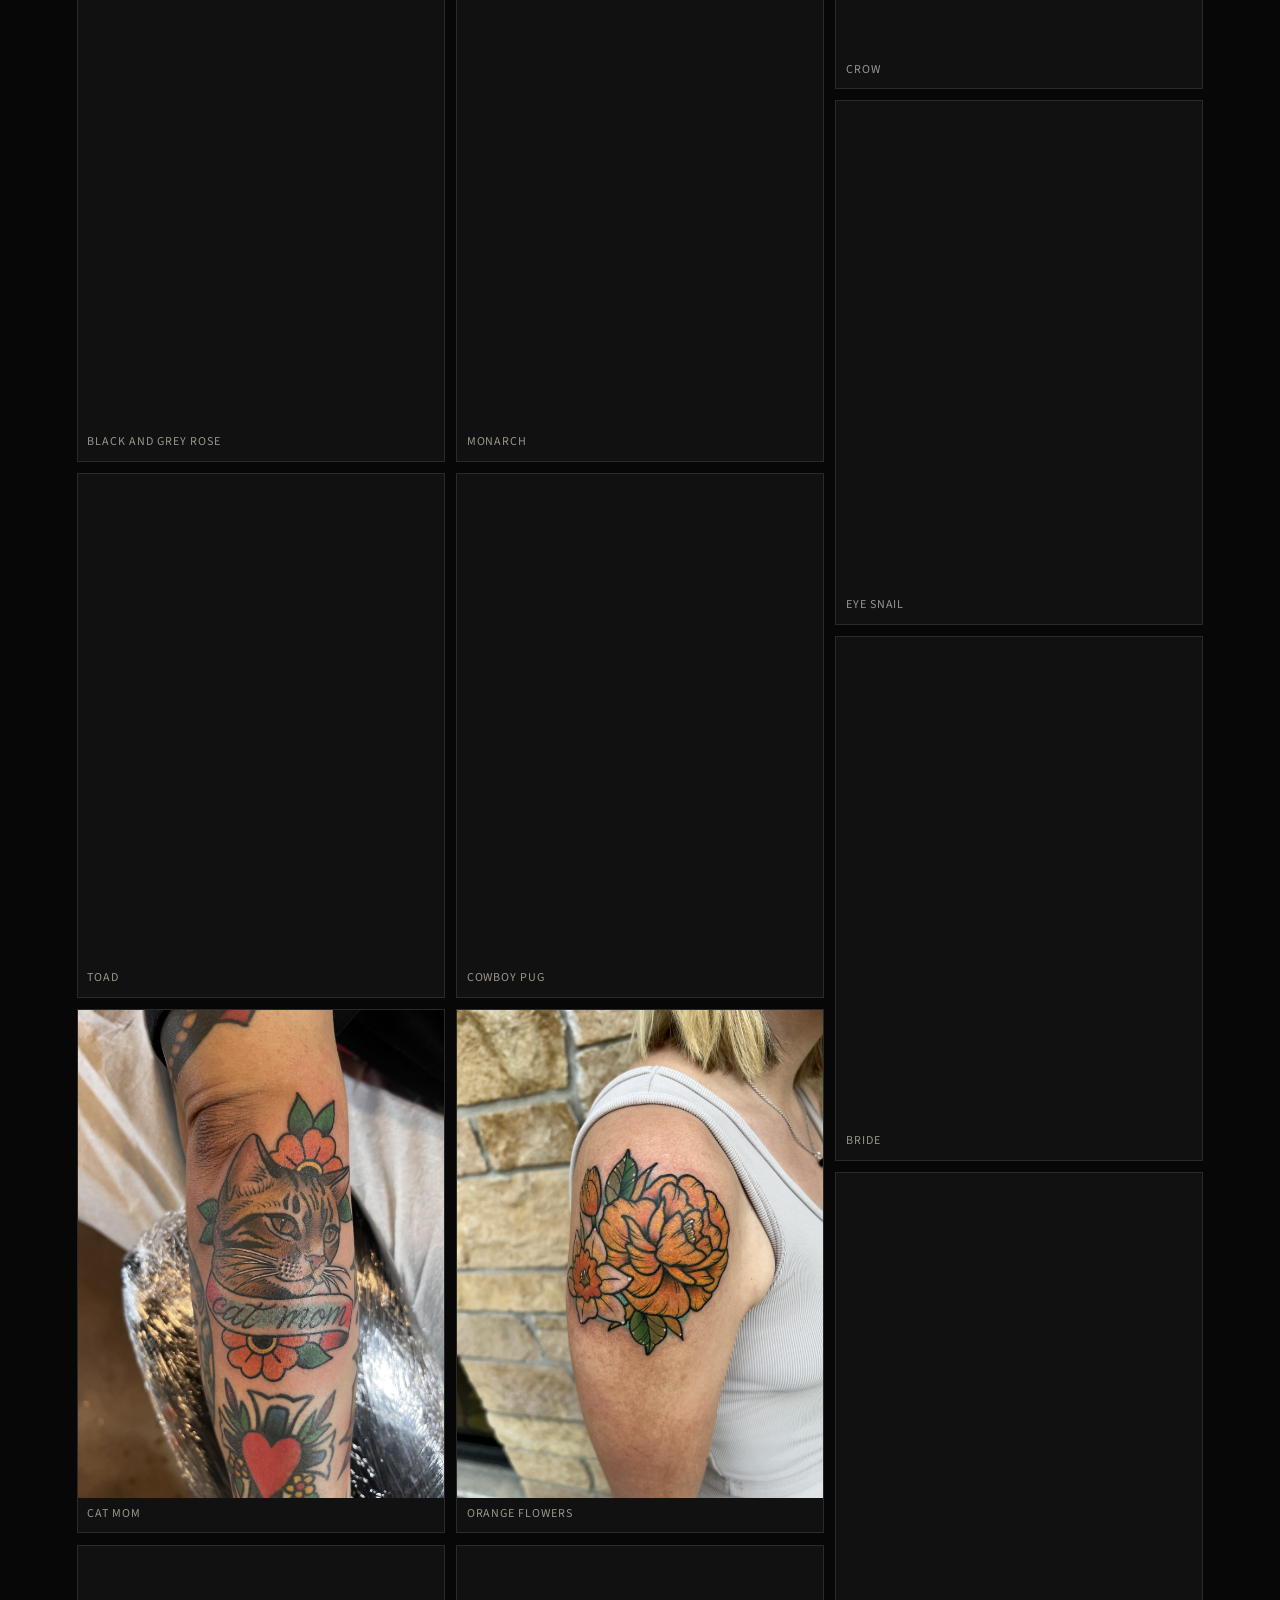
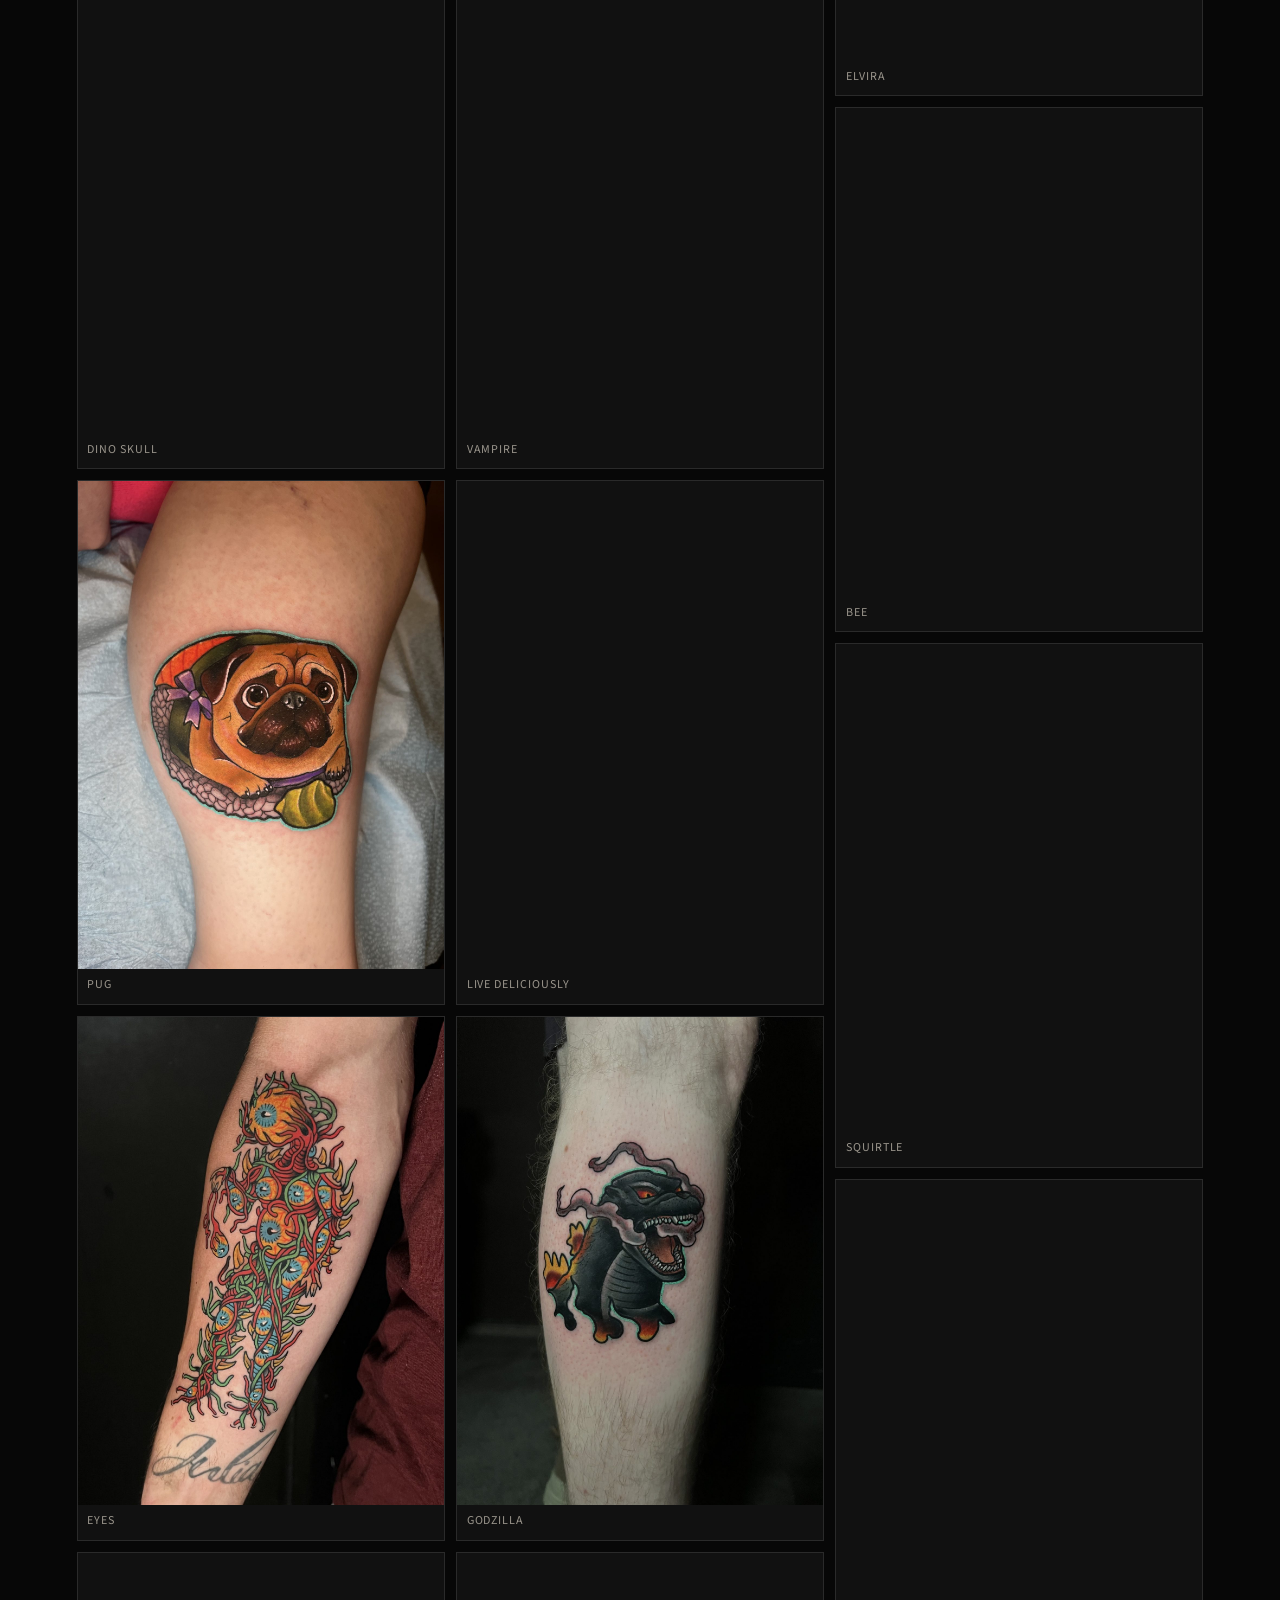
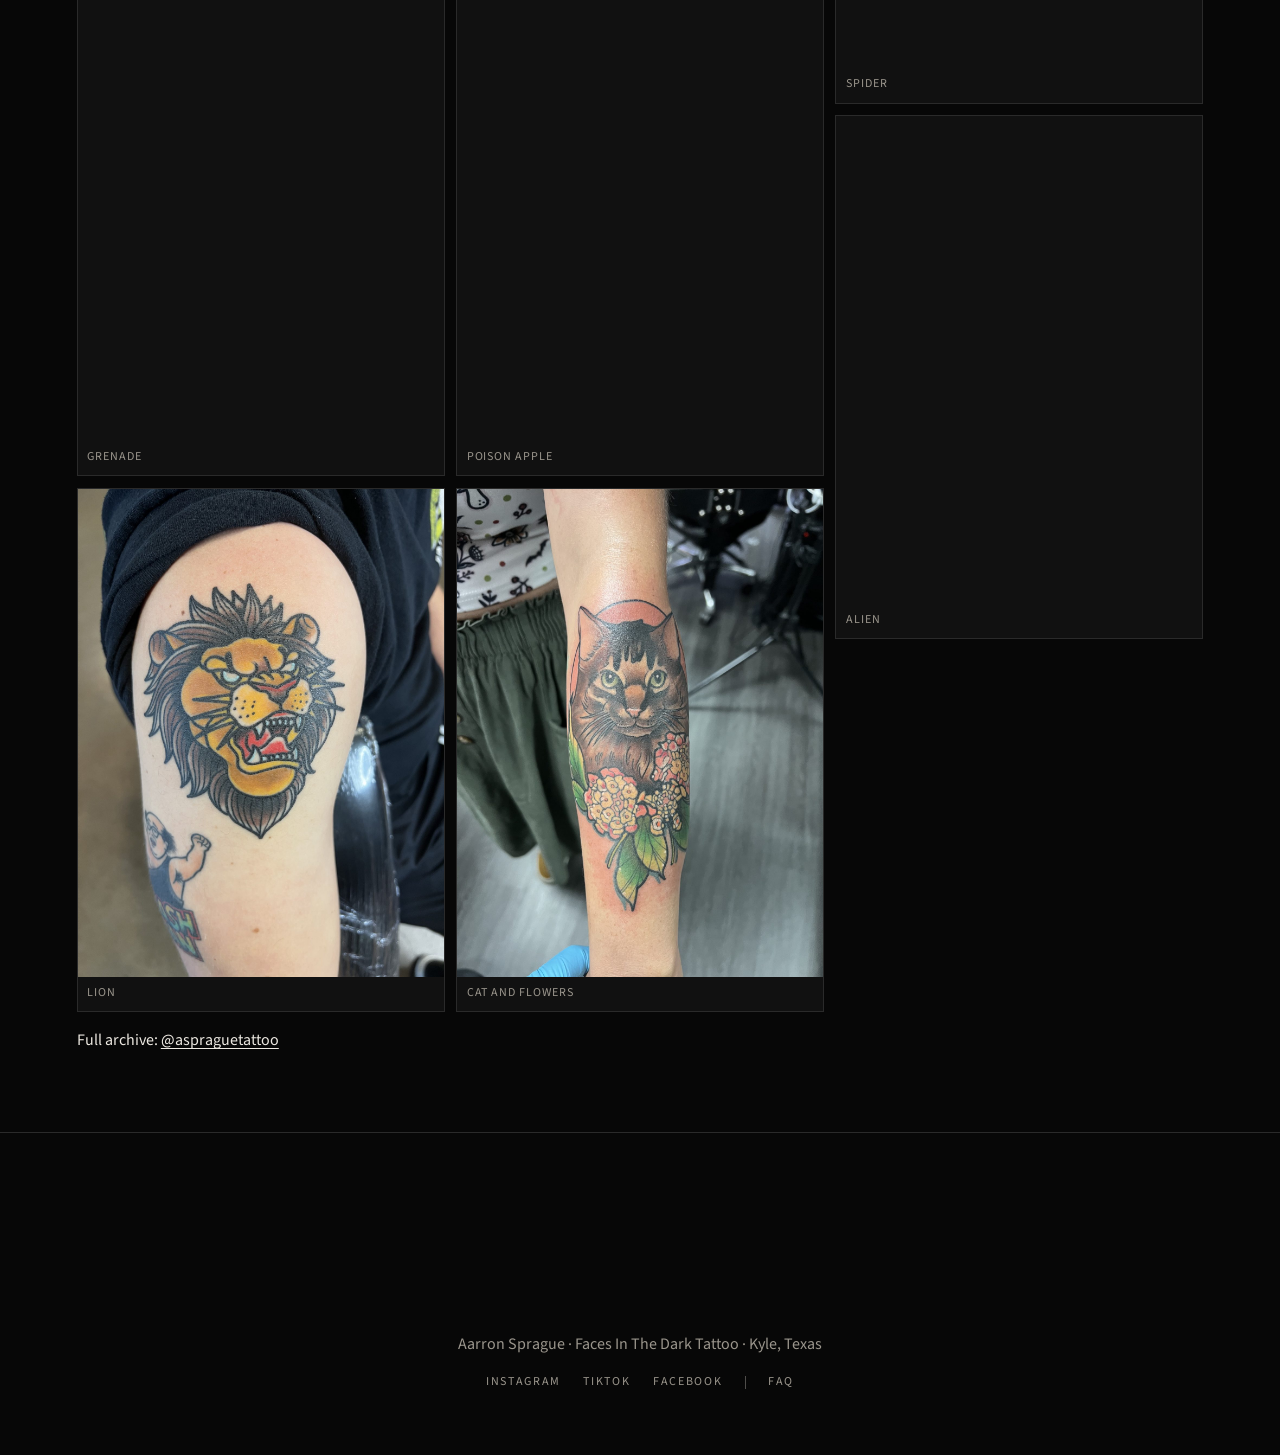
<file: work.html>
<!DOCTYPE html>
<html lang="en">
<head>
  <meta charset="UTF-8" />
  <meta name="viewport" content="width=device-width, initial-scale=1" />
  <title>Tattoo Portfolio | Traditional &amp; Neo-Trad Work | Aarron Sprague, Kyle TX</title>
  <meta name="description" content="Portfolio of traditional, neo-traditional, and black &amp; grey tattoos by Aarron Sprague at Faces In The Dark Tattoo in Kyle, TX. Full archive on Instagram." />
  <link rel="canonical" href="https://aspraguetattoos.com/work.html" />
  <meta property="og:type" content="website" />
  <meta property="og:site_name" content="Aarron Sprague Tattoo" />
  <meta property="og:title" content="Tattoo Portfolio | Traditional &amp; Neo-Trad Work | Aarron Sprague, Kyle TX" />
  <meta property="og:description" content="Portfolio of traditional, neo-traditional, and black &amp; grey tattoos by Aarron Sprague at Faces In The Dark Tattoo in Kyle, TX. Full archive on Instagram." />
  <meta property="og:url" content="https://aspraguetattoos.com/work.html" />
  <meta property="og:image" content="https://aspraguetattoos.com/assets/og-image.jpg" />
  <meta property="og:image:width" content="1200" />
  <meta property="og:image:height" content="630" />
  <meta property="og:image:alt" content="Aarron Sprague, traditional &amp; neo-traditional tattoos at Faces In The Dark Tattoo, Kyle TX, with his black and white pug mascot" />
  <meta name="twitter:card" content="summary_large_image" />
  <meta name="twitter:title" content="Tattoo Portfolio | Traditional &amp; Neo-Trad Work | Aarron Sprague, Kyle TX" />
  <meta name="twitter:description" content="Portfolio of traditional, neo-traditional, and black &amp; grey tattoos by Aarron Sprague at Faces In The Dark Tattoo in Kyle, TX. Full archive on Instagram." />
  <meta name="twitter:image" content="https://aspraguetattoos.com/assets/og-image.jpg" />
  <link rel="icon" href="assets/pug-mascot.png" type="image/png" />
  <link rel="preconnect" href="https://fonts.googleapis.com" />
  <link rel="preconnect" href="https://fonts.gstatic.com" crossorigin />
  <link href="https://fonts.googleapis.com/css2?family=Cinzel:wght@400;600;700&family=Source+Sans+3:ital,wght@0,400;0,500;0,600;1,400&display=swap" rel="stylesheet" />
  <link rel="stylesheet" href="styles.css?v=10" />
</head>
<body>
  <div class="grain" aria-hidden="true"></div>

  <header class="site-header">
    <a class="brand" href="index.html">
      <picture><source srcset="assets/as-mark.webp?v=2" type="image/webp" /><img src="assets/as-mark.png?v=2" alt="" class="brand-mark" width="34" height="46" /></picture>
      <span>
        <strong>Aarron Sprague</strong>
        <em>Kyle, Texas</em>
      </span>
    </a>
    <button class="nav-toggle" type="button" aria-expanded="false" aria-controls="site-nav" aria-label="Open menu">
      <span></span><span></span>
    </button>
    <nav id="site-nav" class="site-nav">
      <a href="index.html">Home</a>
      <a href="about.html">About</a>
      <a href="work.html" aria-current="page">Work</a>
      <a href="healing.html">Healing</a>
      <a href="booking.html">Booking</a>
      <a href="faq.html">FAQ</a>
      <a href="waitlist.html">Waitlist</a>
      <a href="contact.html">Contact</a>
    </nav>
  </header>

  <main class="page-main">
    <div class="notice-banner" role="note">
      <p>Taking a short break to heal up. Books reopen early December.</p>
      <a href="waitlist.html">Join the waitlist &rarr;</a>
    </div>
    <section class="work band">
      <div class="band-label">Work</div>
      <div class="section-head">
        <h2>From the book.</h2>
  
      </div>

      <a class="ig-banner" href="https://www.instagram.com/aspraguetattoo/" target="_blank" rel="noopener">
        <img src="assets/pug-mascot.png" alt="" />
        <span>
          <strong>Full archive @aspraguetattoo</strong>
          <em>Neotrad, traditional, black & grey, pugs, cover-ups.</em>
        </span>
      </a>

      <div class="gallery">
        <figure>
          <img src="assets/work/01-party-cat.jpg" alt="Neo-traditional party cat tattoo by Aarron Sprague, Kyle TX" width="1350" height="1800" />
          <figcaption>Party cat</figcaption>
        </figure>
        <figure>
          <img src="assets/work/02-flask.jpg" alt="Traditional flask tattoo by Aarron Sprague, Kyle TX" width="1350" height="1800" />
          <figcaption>Flask</figcaption>
        </figure>
        <figure>
          <img src="assets/work/03-butterfly-skull.jpg" alt="Neo-traditional butterfly skull tattoo by Aarron Sprague, Kyle TX" width="1350" height="1800" loading="lazy" decoding="async" />
          <figcaption>Butterfly skull</figcaption>
        </figure>
        <figure>
          <img src="assets/work/04-orca.jpg" alt="Traditional Jaws-inspired shark tattoo with the Orca boat by Aarron Sprague, Kyle TX" width="1350" height="1800" loading="lazy" decoding="async" />
          <figcaption>Orca</figcaption>
        </figure>
        <figure>
          <img src="assets/work/05-lightsaber.jpg" alt="Traditional lightsaber tattoo by Aarron Sprague, Kyle TX" width="1350" height="1800" loading="lazy" decoding="async" />
          <figcaption>Lightsaber</figcaption>
        </figure>
        <figure>
          <img src="assets/work/06-rose.jpg" alt="Black and grey rose tattoo by Aarron Sprague, Kyle TX" width="1350" height="1800" loading="lazy" decoding="async" />
          <figcaption>Black and grey rose</figcaption>
        </figure>
        <figure>
          <img src="assets/work/07-toad.jpg" alt="Black and grey tattoo by Aarron Sprague, Kyle TX" width="1350" height="1800" loading="lazy" decoding="async" />
          <figcaption>Toad</figcaption>
        </figure>
        <figure>
          <img src="assets/work/08-cat-mom.jpg" alt="Neo-traditional cat mom tattoo by Aarron Sprague, Kyle TX" width="1350" height="1800" loading="lazy" decoding="async" />
          <figcaption>Cat mom</figcaption>
        </figure>
        <figure>
          <img src="assets/work/09-dino-skull.jpg" alt="Dino skull tattoo by Aarron Sprague, Kyle TX" width="1350" height="1800" loading="lazy" decoding="async" />
          <figcaption>Dino skull</figcaption>
        </figure>
        <figure>
          <img src="assets/work/10-pug-bed.jpg" alt="Neo-traditional pug tattoo by Aarron Sprague, Kyle TX" width="1350" height="1800" loading="lazy" decoding="async" />
          <figcaption>Pug</figcaption>
        </figure>
        <figure>
          <img src="assets/work/11-eyes.jpg" alt="Eyes tattoo by Aarron Sprague, Kyle TX" width="1350" height="1800" loading="lazy" decoding="async" />
          <figcaption>Eyes</figcaption>
        </figure>
        <figure>
          <img src="assets/work/12-grenade.jpg" alt="Neo-traditional rose and grenade tattoo by Aarron Sprague, Kyle TX" width="1350" height="1800" loading="lazy" decoding="async" />
          <figcaption>Grenade</figcaption>
        </figure>
        <figure>
          <img src="assets/work/13-lion.jpg" alt="Neo-traditional lion tattoo by Aarron Sprague, Kyle TX" width="1350" height="1800" loading="lazy" decoding="async" />
          <figcaption>Lion</figcaption>
        </figure>
        <figure>
          <img src="assets/work/14-beholder.jpg" alt="Neo-traditional beholder tattoo by Aarron Sprague, Kyle TX" width="1350" height="1800" />
          <figcaption>Beholder</figcaption>
        </figure>
        <figure>
          <img src="assets/work/15-bust.jpg" alt="Black and grey bust tattoo by Aarron Sprague, Kyle TX" width="1350" height="1800" loading="lazy" decoding="async" />
          <figcaption>Black and grey bust</figcaption>
        </figure>
        <figure>
          <img src="assets/work/16-portrait.jpg" alt="Black and grey portrait tattoo by Aarron Sprague, Kyle TX" width="1350" height="1800" loading="lazy" decoding="async" />
          <figcaption>Black and grey portrait</figcaption>
        </figure>
        <figure>
          <img src="assets/work/17-skull.jpg" alt="Black and grey skull tattoo by Aarron Sprague, Kyle TX" width="1350" height="1800" loading="lazy" decoding="async" />
          <figcaption>Skull</figcaption>
        </figure>
        <figure>
          <img src="assets/work/18-moth.jpg" alt="Neo-traditional moth and flowers tattoo by Aarron Sprague, Kyle TX" width="1350" height="1800" loading="lazy" decoding="async" />
          <figcaption>Moth and flowers</figcaption>
        </figure>
        <figure>
          <img src="assets/work/19-monarch.jpg" alt="Monarch butterfly tattoo by Aarron Sprague, Kyle TX" width="1350" height="1800" loading="lazy" decoding="async" />
          <figcaption>Monarch</figcaption>
        </figure>
        <figure>
          <img src="assets/work/20-cowboy-pug.jpg" alt="Neo-traditional cowboy pug tattoo by Aarron Sprague, Kyle TX" width="1350" height="1800" loading="lazy" decoding="async" />
          <figcaption>Cowboy pug</figcaption>
        </figure>
        <figure>
          <img src="assets/work/21-orange-flowers.jpg" alt="Neo-traditional orange flowers tattoo by Aarron Sprague, Kyle TX" width="1350" height="1800" loading="lazy" decoding="async" />
          <figcaption>Orange flowers</figcaption>
        </figure>
        <figure>
          <img src="assets/work/22-vampire.jpg" alt="Neo-traditional vampire tattoo by Aarron Sprague, Kyle TX" width="1350" height="1800" loading="lazy" decoding="async" />
          <figcaption>Vampire</figcaption>
        </figure>
        <figure>
          <img src="assets/work/23-live-deliciously.jpg" alt="Neo-traditional &quot;Live Deliciously&quot; goat tattoo by Aarron Sprague, Kyle TX" width="1350" height="1800" loading="lazy" decoding="async" />
          <figcaption>Live deliciously</figcaption>
        </figure>
        <figure>
          <img src="assets/work/24-godzilla.jpg" alt="Godzilla tattoo by Aarron Sprague, Kyle TX" width="1350" height="1800" loading="lazy" decoding="async" />
          <figcaption>Godzilla</figcaption>
        </figure>
        <figure>
          <img src="assets/work/25-poison-apple.jpg" alt="Neo-traditional poison apple tattoo by Aarron Sprague, Kyle TX" width="1350" height="1800" loading="lazy" decoding="async" />
          <figcaption>Poison apple</figcaption>
        </figure>
        <figure>
          <img src="assets/work/26-cat-flowers.jpg" alt="Neo-traditional cat and flowers tattoo by Aarron Sprague, Kyle TX" width="1350" height="1800" loading="lazy" decoding="async" />
          <figcaption>Cat and flowers</figcaption>
        </figure>
        <figure>
          <img src="assets/work/27-peony.jpg" alt="Neo-traditional peony tattoo by Aarron Sprague, Kyle TX" width="1350" height="1800" />
          <figcaption>Peony</figcaption>
        </figure>
        <figure>
          <img src="assets/work/28-book-lover.jpg" alt="Book lover tattoo by Aarron Sprague, Kyle TX" width="1350" height="1800" loading="lazy" decoding="async" />
          <figcaption>Book lover</figcaption>
        </figure>
        <figure>
          <img src="assets/work/29-mantis.jpg" alt="Neo-traditional mantis tattoo by Aarron Sprague, Kyle TX" width="1350" height="1800" loading="lazy" decoding="async" />
          <figcaption>Mantis</figcaption>
        </figure>
        <figure>
          <img src="assets/work/30-mushroom.jpg" alt="Mushroom tattoo by Aarron Sprague, Kyle TX" width="1012" height="1800" loading="lazy" decoding="async" />
          <figcaption>Mushroom</figcaption>
        </figure>
        <figure>
          <img src="assets/work/31-crow.jpg" alt="Neo-traditional crow tattoo by Aarron Sprague, Kyle TX" width="1350" height="1800" loading="lazy" decoding="async" />
          <figcaption>Crow</figcaption>
        </figure>
        <figure>
          <img src="assets/work/32-eye-snail.jpg" alt="Neo-traditional eye snail tattoo by Aarron Sprague, Kyle TX" width="1350" height="1800" loading="lazy" decoding="async" />
          <figcaption>Eye snail</figcaption>
        </figure>
        <figure>
          <img src="assets/work/33-bride.jpg" alt="Neo-traditional Bride of Frankenstein tattoo by Aarron Sprague, Kyle TX" width="1350" height="1800" loading="lazy" decoding="async" />
          <figcaption>Bride</figcaption>
        </figure>
        <figure>
          <img src="assets/work/34-elvira.jpg" alt="Neo-traditional Elvira tattoo by Aarron Sprague, Kyle TX" width="1350" height="1800" loading="lazy" decoding="async" />
          <figcaption>Elvira</figcaption>
        </figure>
        <figure>
          <img src="assets/work/35-bee.jpg" alt="Bee tattoo by Aarron Sprague, Kyle TX" width="1350" height="1800" loading="lazy" decoding="async" />
          <figcaption>Bee</figcaption>
        </figure>
        <figure>
          <img src="assets/work/36-squirtle.jpg" alt="Squirtle tattoo by Aarron Sprague, Kyle TX" width="1350" height="1800" loading="lazy" decoding="async" />
          <figcaption>Squirtle</figcaption>
        </figure>
        <figure>
          <img src="assets/work/37-spider.jpg" alt="Spider tattoo by Aarron Sprague, Kyle TX" width="1350" height="1800" loading="lazy" decoding="async" />
          <figcaption>Spider</figcaption>
        </figure>
        <figure>
          <img src="assets/work/38-alien.jpg" alt="Neo-traditional alien tattoo by Aarron Sprague, Kyle TX" width="1350" height="1800" loading="lazy" decoding="async" />
          <figcaption>Alien</figcaption>
        </figure>
      </div>
      <p class="work-note">
        Full archive:
        <a href="https://www.instagram.com/aspraguetattoo/" target="_blank" rel="noopener">@aspraguetattoo</a>
      </p>

    </section>
  </main>

  <footer class="site-footer">
    <picture class="footer-logo">
      <source srcset="assets/footer-logo.webp" type="image/webp" />
      <img src="assets/footer-logo.png" alt="Aarron Sprague Tattoo" width="300" height="129" loading="lazy" decoding="async" />
    </picture>
    <p>Aarron Sprague · Faces In The Dark Tattoo · Kyle, Texas</p>
    <p class="footer-social">
      <a href="https://www.instagram.com/aspraguetattoo/" target="_blank" rel="noopener">Instagram</a>
      <a href="https://www.tiktok.com/@aspraguetattoos" target="_blank" rel="noopener">TikTok</a>
      <a href="https://www.facebook.com/aspraguetattoo/" target="_blank" rel="noopener">Facebook</a>
      <span class="footer-sep" aria-hidden="true"></span>
      <a href="faq.html">FAQ</a>
    </p>
  </footer>

  <script src="nav.js"></script>
</body>
</html>
</file>
<file: styles.css>
@font-face {
  font-family: "Graen Metal";
  src:
    url("assets/fonts/GraenMetal-Regular.otf") format("opentype"),
    url("assets/fonts/GraenMetal-Regular.ttf") format("truetype"),
    url("assets/fonts/GraenMetal.woff") format("woff"),
    url("assets/fonts/GraenMetal.ttf") format("truetype");
  font-weight: 400;
  font-style: normal;
  font-display: swap;
}

:root {
  --bg: #070707;
  --bg-raise: #101010;
  --ink: #ece8e1;
  --muted: #9a958c;
  --line: #2a2a2a;
  --line-hard: #d8d2c8;
  --accent: #f3f0ea;
  --display: "Graen Metal", "Cinzel", serif;
}

* {
  box-sizing: border-box;
}

html {
  scroll-behavior: smooth;
}

html, body {
  margin: 0;
  padding: 0;
  background: var(--bg);
  color: var(--ink);
  font-family: "Source Sans 3", system-ui, sans-serif;
  line-height: 1.55;
}

img {
  max-width: 100%;
  display: block;
}

a {
  color: var(--ink);
  text-underline-offset: 3px;
}

a:hover {
  color: #fff;
}

h1, h2, h3, .brand strong, .eyebrow {
  font-family: var(--display);
  font-weight: 400;
  letter-spacing: 0.02em;
}

.grain {
  pointer-events: none;
  position: fixed;
  inset: 0;
  z-index: 8;
  opacity: 0.09;
  background-image: url("data:image/svg+xml,%3Csvg viewBox='0 0 200 200' xmlns='http://www.w3.org/2000/svg'%3E%3Cfilter id='n'%3E%3CfeTurbulence type='fractalNoise' baseFrequency='.85' numOctaves='4' stitchTiles='stitch'/%3E%3C/filter%3E%3Crect width='100%25' height='100%25' filter='url(%23n)'/%3E%3C/svg%3E");
}

.site-header {
  position: sticky;
  top: 0;
  z-index: 20;
  display: flex;
  align-items: center;
  justify-content: space-between;
  gap: 1rem;
  padding: 0.85rem 6vw;
  background: rgba(7, 7, 7, 0.92);
  border-bottom: 1px solid var(--line);
  backdrop-filter: blur(10px);
}

.brand {
  display: flex;
  align-items: center;
  gap: 0.75rem;
  text-decoration: none;
}

.brand-mark {
  width: 34px;
  height: 46px;
  object-fit: contain;
  border: none;
  border-radius: 0;
  background: transparent;
  filter: none;
}

.brand strong {
  display: block;
  font-size: 0.92rem;
}

.brand em {
  font-style: normal;
  color: var(--muted);
  font-size: 0.75rem;
}

.site-nav {
  display: flex;
  gap: 1.4rem;
}

.site-nav a {
  white-space: nowrap;
  text-decoration: none;
  font-size: 0.82rem;
  letter-spacing: 0.12em;
  text-transform: uppercase;
  color: var(--muted);
}

.site-nav a:hover,
.site-nav a[aria-current="page"] {
  color: var(--ink);
}

.page-main {
  min-height: 70vh;
}

.nav-toggle {
  display: none;
  width: 42px;
  height: 42px;
  background: transparent;
  border: 1px solid var(--line);
  color: var(--ink);
  cursor: pointer;
}

.nav-toggle span {
  display: block;
  height: 1px;
  margin: 6px 8px;
  background: var(--ink);
}

.hero {
  display: grid;
  grid-template-columns: 1.1fr 0.9fr;
  gap: 4vw;
  align-items: center;
  padding: 7vh 6vw 8vh;
  min-height: calc(100vh - 72px);
}

.eyebrow {
  color: var(--muted);
  text-transform: uppercase;
  letter-spacing: 0.22em;
  font-size: 0.72rem;
  margin-bottom: 0.8rem;
}

.hero h1 {
  font-size: clamp(2.6rem, 7vw, 5.4rem);
  line-height: 0.95;
  margin: 0 0 1.2rem;
}

.lede {
  max-width: 38rem;
  font-size: 1.15rem;
  color: #d4cfc6;
}

.hero-actions {
  display: flex;
  flex-wrap: wrap;
  gap: 0.75rem;
  margin: 1.6rem 0 1.4rem;
}

.btn {
  display: inline-block;
  padding: 0.85rem 1.2rem;
  text-decoration: none;
  letter-spacing: 0.12em;
  text-transform: uppercase;
  font-size: 0.75rem;
  border: 1px solid var(--line-hard);
}

.btn-solid {
  background: var(--ink);
  color: #111;
}

.btn-solid:hover {
  background: #fff;
  color: #000;
}

.btn-ghost {
  color: var(--ink);
}

.tags {
  display: flex;
  flex-wrap: wrap;
  gap: 0.5rem;
  padding: 0;
  margin: 0;
  list-style: none;
}

.tags li {
  border: 1px solid var(--line);
  color: var(--muted);
  font-size: 0.75rem;
  letter-spacing: 0.08em;
  text-transform: uppercase;
  padding: 0.35rem 0.6rem;
}

.hero-mascot {
  margin: 0;
}

.hero-mascot img {
  width: 100%;
  max-width: 520px;
  margin-inline: auto;
  mix-blend-mode: screen;
  filter: contrast(1.08) brightness(1.05);
}

.hero-mascot figcaption {
  color: var(--muted);
  font-size: 0.78rem;
  letter-spacing: 0.16em;
  text-transform: uppercase;
  margin-top: 0.8rem;
  text-align: center;
}

.band {
  padding: 7vh 6vw;
  border-top: 1px solid var(--line);
}

.band-label {
  font-size: 0.72rem;
  letter-spacing: 0.22em;
  text-transform: uppercase;
  color: var(--muted);
  margin-bottom: 1.4rem;
}

.section-head {
  max-width: 40rem;
  margin-bottom: 2.2rem;
}

.section-head h2,
.about-grid h2,
.contact-grid h2 {
  font-size: clamp(1.8rem, 4vw, 2.8rem);
  margin: 0 0 0.7rem;
}

.about-grid,
.contact-grid {
  display: grid;
  grid-template-columns: 1.4fr 0.8fr;
  gap: 3rem;
}

.about-grid p,
.section-head p {
  color: #d0cbc3;
}

.aside-kicker {
  text-transform: uppercase;
  letter-spacing: 0.16em;
  font-size: 0.72rem;
  color: var(--muted);
  margin-bottom: 0.3rem;
}

.about-aside {
  border-left: 1px solid var(--line);
  padding-left: 2rem;
}

.work-grid {
  display: grid;
  grid-template-columns: repeat(3, 1fr);
  gap: 1rem;
}

.work-card {
  display: flex;
  flex-direction: column;
  gap: 0.45rem;
  min-height: 180px;
  padding: 1.2rem;
  text-decoration: none;
  background: var(--bg-raise);
  border: 1px solid var(--line);
}

.work-card:hover {
  border-color: var(--line-hard);
}

.work-card.featured {
  grid-column: span 2;
  flex-direction: row;
  align-items: center;
  gap: 1.2rem;
}

.work-card.featured img {
  width: 140px;
  height: 140px;
  object-fit: cover;
  filter: contrast(1.1);
}

.work-meta {
  color: var(--muted);
  font-size: 0.72rem;
  letter-spacing: 0.14em;
  text-transform: uppercase;
}

.work-card strong {
  font-family: var(--display);
  font-size: 1.15rem;
}

.work-card span:last-child {
  color: #bdb8b0;
  font-size: 0.95rem;
}

.ig-banner {
  display: flex;
  align-items: center;
  gap: 1rem;
  margin: 0 0 1.4rem;
  padding: 0.8rem 1rem;
  border: 1px solid var(--line);
  text-decoration: none;
  max-width: 36rem;
}

.ig-banner img {
  width: 72px;
  height: 72px;
  object-fit: cover;
  filter: contrast(1.15);
}

.ig-banner strong {
  display: block;
  font-family: var(--display);
  font-weight: 400;
  letter-spacing: 0.04em;
}

.ig-banner em {
  color: var(--muted);
  font-style: normal;
  font-size: 0.9rem;
}

.gallery {
  columns: 3 240px;
  column-gap: 0.7rem;
}

.gallery figure {
  margin: 0 0 0.7rem;
  break-inside: avoid;
  background: #111;
  border: 1px solid var(--line);
}

.gallery img {
  width: 100%;
  height: auto;
  display: block;
}

.gallery figcaption {
  padding: 0.45rem 0.6rem 0.55rem;
  color: var(--muted);
  font-size: 0.75rem;
  letter-spacing: 0.08em;
  text-transform: uppercase;
}

@media (max-width: 720px) {
  .gallery {
    columns: 2 140px;
  }
}

.ig-grid .instagram-media {
  background: #111 !important;
  border: 1px solid var(--line) !important;
  border-radius: 0 !important;
  box-shadow: none !important;
  margin: 0 !important;
  min-width: 0 !important;
  width: 100% !important;
  max-width: none !important;
}

/* ---------- Aftercare: one sectioned article ---------- */
.heal-article {
  max-width: 70ch;
}

.heal-section {
  padding: 2.2rem 0;
  border-top: 1px solid var(--line);
}

.heal-section:first-child {
  padding-top: 0;
  border-top: 0;
}

.heal-section:last-child {
  padding-bottom: 0;
}

.heal-section h3 {
  margin: 0 0 1rem;
  font-family: var(--display);
  font-weight: 400;
  font-size: clamp(1.2rem, 2.4vw, 1.5rem);
  line-height: 1.2;
  color: var(--ink);
}

.heal-section p,
.heal-section li {
  color: #d0cbc3;
  font-size: 1.05rem;
  line-height: 1.7;
}

.heal-section p {
  margin: 0;
}

.heal-section p + p {
  margin-top: 1rem;
}

.heal-section ol,
.heal-section ul {
  margin: 0;
  padding-left: 1.4rem;
}

.heal-section p + ul,
.heal-section p + ol {
  margin-top: 0.7rem;
}

.heal-section li {
  padding-left: 0.35rem;
}

.heal-section li + li {
  margin-top: 0.6rem;
}

.heal-section li::marker {
  color: var(--muted);
}

.heal-section ol li::marker {
  font-variant-numeric: tabular-nums;
}

.book-layout {
  display: grid;
  grid-template-columns: 1fr 1fr;
  gap: 2rem;
}

.book-cards {
  display: grid;
  gap: 0.8rem;
}

.book-card {
  display: block;
  padding: 1.1rem 1.2rem;
  text-decoration: none;
  border: 1px solid var(--line);
  background: var(--bg-raise);
}

.book-card:hover {
  border-color: var(--line-hard);
}

.book-card strong {
  display: block;
  font-family: var(--display);
  margin: 0.25rem 0;
}

address {
  font-style: normal;
  margin-bottom: 1rem;
}

.contact-list {
  list-style: none;
  padding: 0;
  margin: 0;
}

.contact-list li {
  border-top: 1px solid var(--line);
  padding: 0.7rem 0;
}

.map-link a {
  letter-spacing: 0.12em;
  text-transform: uppercase;
  font-size: 0.78rem;
}

.site-footer {
  border-top: 1px solid var(--line);
  padding: 3rem 6vw 4rem;
  text-align: center;
  color: var(--muted);
}

/* Footer wordmark (light logo on transparent background) */
.footer-logo {
  display: block;
  width: 300px;
  max-width: 70vw;
  margin: 0 auto 1.4rem;
}

.footer-logo img {
  display: block;
  width: 100%;
  height: auto;
  border: none;
  border-radius: 0;
  filter: none;
}

.fine {
  font-size: 0.8rem;
}

@media (max-width: 900px) {
  .hero,
  .about-grid,
  .contact-grid,
  .book-layout {
    grid-template-columns: 1fr;
  }

  .work-grid {
    grid-template-columns: 1fr 1fr;
  }

  .work-card.featured {
    grid-column: span 2;
  }

  .about-aside {
    border-left: 0;
    border-top: 1px solid var(--line);
    padding: 1.4rem 0 0;
  }

  .hero {
    min-height: unset;
    padding-top: 4vh;
  }
}

/* Nine nav links: switch to the menu button below 900px so links never wrap or crowd the logo */
@media (max-width: 900px) {
  .nav-toggle {
    display: inline-block;
  }

  .site-nav {
    display: none;
    position: absolute;
    top: 100%;
    right: 0;
    left: 0;
    flex-direction: column;
    gap: 0;
    background: #0a0a0a;
    border-bottom: 1px solid var(--line);
    padding: 0.5rem 6vw 1rem;
  }

  .site-nav.open {
    display: flex;
  }

  .site-nav a {
    padding: 0.7rem 0;
    border-top: 1px solid var(--line);
  }
}

@media (max-width: 700px) {
  .work-grid,
  .work-card.featured {
    grid-template-columns: 1fr;
  }

  .work-card.featured {
    grid-column: auto;
    flex-direction: column;
    align-items: flex-start;
  }
}

/* ---------- Visually hidden (screen readers only) ---------- */
.visually-hidden {
  position: absolute !important;
  width: 1px;
  height: 1px;
  padding: 0;
  margin: -1px;
  overflow: hidden;
  clip: rect(0, 0, 0, 0);
  white-space: nowrap;
  border: 0;
}

/* ---------- Home H1: name + keyword line ---------- */
.hero-title .hero-name {
  display: block;
}

.hero-title .hero-sub {
  display: block;
  margin-top: 0.9rem;
  font-family: "Cinzel", serif;
  font-weight: 600;
  font-size: clamp(0.95rem, 1.6vw, 1.25rem);
  line-height: 1.35;
  letter-spacing: 0.14em;
  text-transform: uppercase;
  color: var(--muted);
  max-width: 34rem;
}

/* ---------- Break / waitlist banner ---------- */
.notice-banner {
  display: flex;
  flex-wrap: wrap;
  align-items: center;
  justify-content: center;
  gap: 0.4rem 1.2rem;
  padding: 0.85rem 6vw;
  background: var(--bg-raise);
  border-bottom: 1px solid var(--line);
  text-align: center;
}

.notice-banner p {
  margin: 0;
  color: var(--ink);
  font-size: 0.95rem;
}

.notice-banner a {
  font-size: 0.75rem;
  letter-spacing: 0.14em;
  text-transform: uppercase;
  white-space: nowrap;
}

/* ---------- Footer social ---------- */
.footer-social {
  display: flex;
  justify-content: center;
  flex-wrap: wrap;
  gap: 0.4rem 1.4rem;
  margin: 1rem 0 0;
}

.footer-social a {
  color: var(--muted);
  text-decoration: none;
  font-size: 0.75rem;
  letter-spacing: 0.14em;
  text-transform: uppercase;
}

.footer-social a:hover {
  color: var(--ink);
}

/* ---------- Waitlist form ---------- */
.form-col {
  display: grid;
  gap: 0.8rem;
  align-content: start;
  min-width: 0;
}

.form-col > .aside-kicker {
  margin: 0;
}

.waitlist-form {
  display: grid;
  gap: 1.35rem;
  align-content: start;
  margin: 0;
  padding: 1.6rem 1.5rem 1.5rem;
  background: var(--bg-raise);
  border: 1px solid var(--line);
}

.hp-field,
.waitlist-form .hp-field {
  display: none !important;
}

.field-row {
  display: grid;
  grid-template-columns: 1fr 1fr;
  gap: 1.35rem 1rem;
}

.field {
  display: flex;
  flex-direction: column;
  gap: 0.5rem;
  min-width: 0;
  margin: 0;
}

/* Labels use the site display font, stacked above the field */
.field > label,
.field > legend {
  display: flex;
  align-items: baseline;
  gap: 0.5rem;
  padding: 0;
  font-family: var(--display);
  font-weight: 400;
  font-size: 1rem;
  line-height: 1.2;
  letter-spacing: 0.04em;
  text-transform: none;
  color: var(--ink);
}

.field .req {
  font-family: "Source Sans 3", system-ui, sans-serif;
  color: var(--muted);
}

.field .opt {
  font-family: "Source Sans 3", system-ui, sans-serif;
  font-style: normal;
  font-size: 0.66rem;
  letter-spacing: 0.14em;
  text-transform: uppercase;
  color: var(--muted);
}

.waitlist-form input[type="text"],
.waitlist-form input[type="email"],
.waitlist-form input[type="tel"],
.waitlist-form textarea {
  -webkit-appearance: none;
  appearance: none;
  display: block;
  width: 100%;
  margin: 0;
  padding: 0.8rem 0.9rem;
  background: var(--bg);
  border: 1px solid var(--line);
  border-radius: 0;
  box-shadow: none;
  color: var(--ink);
  caret-color: var(--ink);
  font-family: "Source Sans 3", system-ui, sans-serif;
  font-size: 1rem;
  line-height: 1.4;
  transition: border-color 0.15s ease, box-shadow 0.15s ease;
}

.waitlist-form textarea {
  min-height: 9.5rem;
  resize: vertical;
}

.waitlist-form input::placeholder,
.waitlist-form textarea::placeholder {
  color: var(--muted);
  opacity: 0.6;
}

.waitlist-form input[type="text"]:hover,
.waitlist-form input[type="email"]:hover,
.waitlist-form input[type="tel"]:hover,
.waitlist-form textarea:hover {
  border-color: var(--muted);
}

.waitlist-form input:focus,
.waitlist-form textarea:focus {
  outline: none;
  border-color: var(--line-hard);
  box-shadow: 0 0 0 1px var(--line-hard);
}

/* Keep browser autofill dark (no yellow/blue fill) */
.waitlist-form input:-webkit-autofill,
.waitlist-form input:-webkit-autofill:hover,
.waitlist-form input:-webkit-autofill:focus {
  -webkit-text-fill-color: var(--ink);
  -webkit-box-shadow: 0 0 0 1000px var(--bg) inset;
  caret-color: var(--ink);
}

/* Style: grey pill toggles (native radios kept for keyboard + forms) */
.choice-group {
  border: 0;
  padding: 0;
  min-inline-size: 0;
}

.choice-group > legend {
  margin-bottom: 0.5rem;
}

.pill-row {
  display: flex;
  flex-wrap: wrap;
  gap: 0.5rem;
}

.pill {
  position: relative;
  display: inline-flex;
  cursor: pointer;
}

.pill input {
  position: absolute;
  opacity: 0;
  width: 1px;
  height: 1px;
  margin: 0;
  pointer-events: none;
}

.pill span {
  display: inline-block;
  padding: 0.6rem 1rem;
  border: 1px solid var(--line);
  background: var(--bg);
  color: var(--muted);
  font-size: 0.75rem;
  letter-spacing: 0.12em;
  text-transform: uppercase;
  transition: border-color 0.15s ease, color 0.15s ease, background 0.15s ease;
}

.pill:hover span {
  border-color: var(--muted);
  color: var(--ink);
}

.pill input:checked + span {
  background: var(--ink);
  border-color: var(--ink);
  color: #111;
}

/* "Other style" box: hidden unless Other is selected */
.choice-group .other-style {
  display: none;
  margin-top: 1rem;
}

.choice-group:has(#wl-style-other:checked) .other-style,
.choice-group:has(#bk-style-other:checked) .other-style,
.choice-group.show-other .other-style {
  display: flex;
}

.pill input:focus-visible + span {
  outline: 1px solid var(--line-hard);
  outline-offset: 2px;
}

.form-actions {
  display: flex;
  flex-wrap: wrap;
  align-items: center;
  gap: 0.8rem 1.2rem;
  padding-top: 1.2rem;
  border-top: 1px solid var(--line);
}

.waitlist-form .btn {
  margin: 0;
  cursor: pointer;
  font-family: "Source Sans 3", system-ui, sans-serif;
  border-radius: 0;
}

.waitlist-form .btn:focus-visible {
  outline: 1px solid var(--line-hard);
  outline-offset: 3px;
}

.field-hint {
  color: var(--muted);
  font-size: 0.82rem;
}

.form-note {
  margin: 0;
  color: var(--muted);
  font-size: 0.85rem;
}

.waitlist .book-cards,
.book .book-cards {
  align-content: start;
}

.book-cards > .aside-kicker {
  margin: 0;
}

div.book-card:hover {
  border-color: var(--line);
}

@media (max-width: 640px) {
  .waitlist-form {
    padding: 1.2rem 1rem;
  }

  .field-row {
    grid-template-columns: 1fr;
  }

  .form-actions .btn {
    width: 100%;
    text-align: center;
  }
}

/* Nine nav links: tighten spacing on mid-size screens */
@media (max-width: 1100px) and (min-width: 901px) {
  .site-nav {
    gap: 1rem;
  }

  .site-nav a {
    font-size: 0.74rem;
    letter-spacing: 0.1em;
  }
}

/* ---------- About page ---------- */
.about-page-grid {
  display: grid;
  grid-template-columns: minmax(0, 0.85fr) minmax(0, 1.15fr);
  gap: clamp(2rem, 4vw, 4rem);
  align-items: start;
}

.about-photo {
  margin: 0;
  position: sticky;
  top: 6.5rem;
}

.about-photo img {
  width: 100%;
  height: auto;
  border: 1px solid var(--line);
  background: var(--bg-raise);
}

.about-photo figcaption {
  margin-top: 0.7rem;
  color: var(--muted);
  font-size: 0.72rem;
  letter-spacing: 0.16em;
  text-transform: uppercase;
}

.about-copy {
  max-width: 68ch;
}

.page-title {
  font-size: clamp(1.8rem, 4vw, 2.8rem);
  line-height: 1.05;
  margin: 0 0 1.4rem;
}

.about-copy p {
  margin: 0;
  color: #d0cbc3;
  font-size: 1.05rem;
  line-height: 1.75;
}

.about-copy p + p {
  margin-top: 1.1rem;
}

.about-cta {
  margin: 2rem 0 0;
  padding-top: 1.6rem;
  border-top: 1px solid var(--line);
}

@media (max-width: 900px) {
  .about-page-grid {
    grid-template-columns: 1fr;
  }

  .about-photo {
    position: static;
    max-width: 34rem;
  }
}

/* ---------- Booking page ---------- */
.form-callout {
  margin: 0;
  padding: 0.9rem 1.1rem;
  border: 1px solid var(--line);
  border-left: 2px solid var(--line-hard);
  background: var(--bg-raise);
  color: #d0cbc3;
  font-size: 0.95rem;
}

.form-callout strong {
  color: var(--ink);
  font-weight: 600;
}

.form-aside {
  margin: 0;
  padding: 0.9rem 1rem;
  border: 1px dashed var(--line);
  color: var(--muted);
  font-size: 0.92rem;
  line-height: 1.5;
}

.form-aside strong {
  color: var(--ink);
  font-weight: 600;
}

/* Required policy checkbox: dark square, fills light grey when checked */
.check {
  display: flex;
  align-items: flex-start;
  gap: 0.75rem;
  cursor: pointer;
  color: #d0cbc3;
  font-size: 0.98rem;
  line-height: 1.45;
}

.check input {
  -webkit-appearance: none;
  appearance: none;
  flex: 0 0 auto;
  width: 1.25rem;
  height: 1.25rem;
  margin: 0.1rem 0 0;
  border: 1px solid var(--muted);
  border-radius: 0;
  background: var(--bg);
  display: grid;
  place-items: center;
  cursor: pointer;
  transition: border-color 0.15s ease, background 0.15s ease;
}

.check input::after {
  content: "";
  width: 0.35rem;
  height: 0.65rem;
  margin-top: -0.12rem;
  border: solid #111;
  border-width: 0 2px 2px 0;
  transform: rotate(45deg);
  opacity: 0;
}

.check:hover input {
  border-color: var(--ink);
}

.check input:checked {
  background: var(--ink);
  border-color: var(--ink);
}

.check input:checked::after {
  opacity: 1;
}

.check input:focus-visible {
  outline: 1px solid var(--line-hard);
  outline-offset: 2px;
}

.check .req {
  color: var(--muted);
}

.book-card .card-hours {
  display: block;
  margin-top: 0.5rem;
  color: var(--muted);
  font-size: 0.9rem;
}

.book-card .card-link {
  display: inline-block;
  margin-top: 0.6rem;
  letter-spacing: 0.12em;
  text-transform: uppercase;
  font-size: 0.72rem;
}

/* Booking: compact schedule column + FAQ link under the form */
#request,
#schedule {
  scroll-margin-top: 6rem;
}

.form-faq-link {
  margin-top: 1rem;
}

.form-faq-link a {
  color: var(--ink);
}

@media (min-width: 901px) {
  .book .schedule {
    position: sticky;
    top: 6.5rem;
  }
}

/* Footer: thin divider between social links and the FAQ link */
.footer-sep {
  align-self: center;
  width: 1px;
  height: 0.8rem;
  background: var(--line-hard);
  opacity: 0.35;
}

/* ---------- FAQ page ---------- */
.faq-page .section-head {
  margin-bottom: 1.6rem;
}

.faq-page .page-title {
  margin-bottom: 0.7rem;
}

.faq-jump {
  display: flex;
  flex-wrap: wrap;
  gap: 0.5rem;
  margin: 0 0 2.6rem;
}

.faq-jump a {
  display: inline-block;
  padding: 0.55rem 0.9rem;
  border: 1px solid var(--line);
  background: var(--bg-raise);
  color: var(--muted);
  text-decoration: none;
  font-size: 0.72rem;
  letter-spacing: 0.12em;
  text-transform: uppercase;
  transition: border-color 0.15s ease, color 0.15s ease;
}

.faq-jump a:hover {
  border-color: var(--muted);
  color: var(--ink);
}

.faq-group {
  display: grid;
  grid-template-columns: minmax(0, 15rem) minmax(0, 70ch);
  gap: 1.4rem clamp(2rem, 5vw, 5rem);
  align-items: start;
  padding: 2.6rem 0;
  border-top: 1px solid var(--line);
  scroll-margin-top: 5rem;
}

.faq-group-title {
  position: sticky;
  top: 6.5rem;
  margin: 0;
  font-size: clamp(1.35rem, 2.6vw, 1.7rem);
  line-height: 1.15;
  color: var(--ink);
}

.faq-list {
  max-width: none;
}

.faq-list .heal-section[id] {
  scroll-margin-top: 6rem;
}

.faq-list .heal-section {
  padding: 1.7rem 0;
}

.faq-list .heal-section:first-child {
  padding-top: 0.2rem;
}

.faq-list .heal-section:last-child {
  padding-bottom: 0;
}

.faq-list .heal-section h3 {
  font-size: clamp(1.1rem, 2vw, 1.3rem);
  margin-bottom: 0.7rem;
}

.faq-cta {
  padding-top: 2.6rem;
  border-top: 1px solid var(--line);
}

.faq-cta > p:not(.aside-kicker) {
  margin: 0;
  color: #d0cbc3;
}

.faq-cta .hero-actions {
  margin-bottom: 0;
}

@media (max-width: 900px) {
  .faq-group {
    grid-template-columns: 1fr;
  }

  .faq-group-title {
    position: static;
  }
}

/* ---------- Reference photo uploads (booking + waitlist forms) ---------- */
.file-group {
  border: 0;
  padding: 0;
  min-inline-size: 0;
}

.file-group > legend {
  margin-bottom: 0.5rem;
}

.file-stack {
  display: grid;
  gap: 0.5rem;
}

.waitlist-form input[type="file"] {
  display: block;
  width: 100%;
  min-width: 0;
  margin: 0;
  padding: 0.5rem 0.6rem;
  background: var(--bg);
  border: 1px dashed var(--line);
  border-radius: 0;
  color: var(--muted);
  font-family: "Source Sans 3", system-ui, sans-serif;
  font-size: 0.9rem;
  line-height: 1.4;
  cursor: pointer;
  transition: border-color 0.15s ease;
}

.waitlist-form input[type="file"]:hover {
  border-color: var(--muted);
}

.waitlist-form input[type="file"]:focus-visible {
  outline: 1px solid var(--line-hard);
  outline-offset: 2px;
}

.waitlist-form input[type="file"]::file-selector-button {
  margin-right: 0.8rem;
  padding: 0.45rem 0.9rem;
  background: transparent;
  border: 1px solid var(--line-hard);
  border-radius: 0;
  color: var(--ink);
  font-family: "Source Sans 3", system-ui, sans-serif;
  font-size: 0.72rem;
  letter-spacing: 0.12em;
  text-transform: uppercase;
  cursor: pointer;
}

.waitlist-form input[type="file"]::file-selector-button:hover {
  background: var(--ink);
  color: var(--bg);
}

.file-group .field-hint a {
  color: var(--ink);
}

.file-warn {
  margin: 0;
  padding: 0.7rem 0.9rem;
  border: 1px solid var(--line-hard);
  color: var(--ink);
  font-size: 0.9rem;
  line-height: 1.45;
}

.file-clear {
  justify-self: start;
  align-self: flex-start;
  padding: 0;
  background: none;
  border: 0;
  border-bottom: 1px solid var(--muted);
  color: var(--muted);
  font-family: "Source Sans 3", system-ui, sans-serif;
  font-size: 0.72rem;
  letter-spacing: 0.12em;
  text-transform: uppercase;
  cursor: pointer;
}

.file-clear:hover {
  color: var(--ink);
  border-color: var(--ink);
}
</file>
